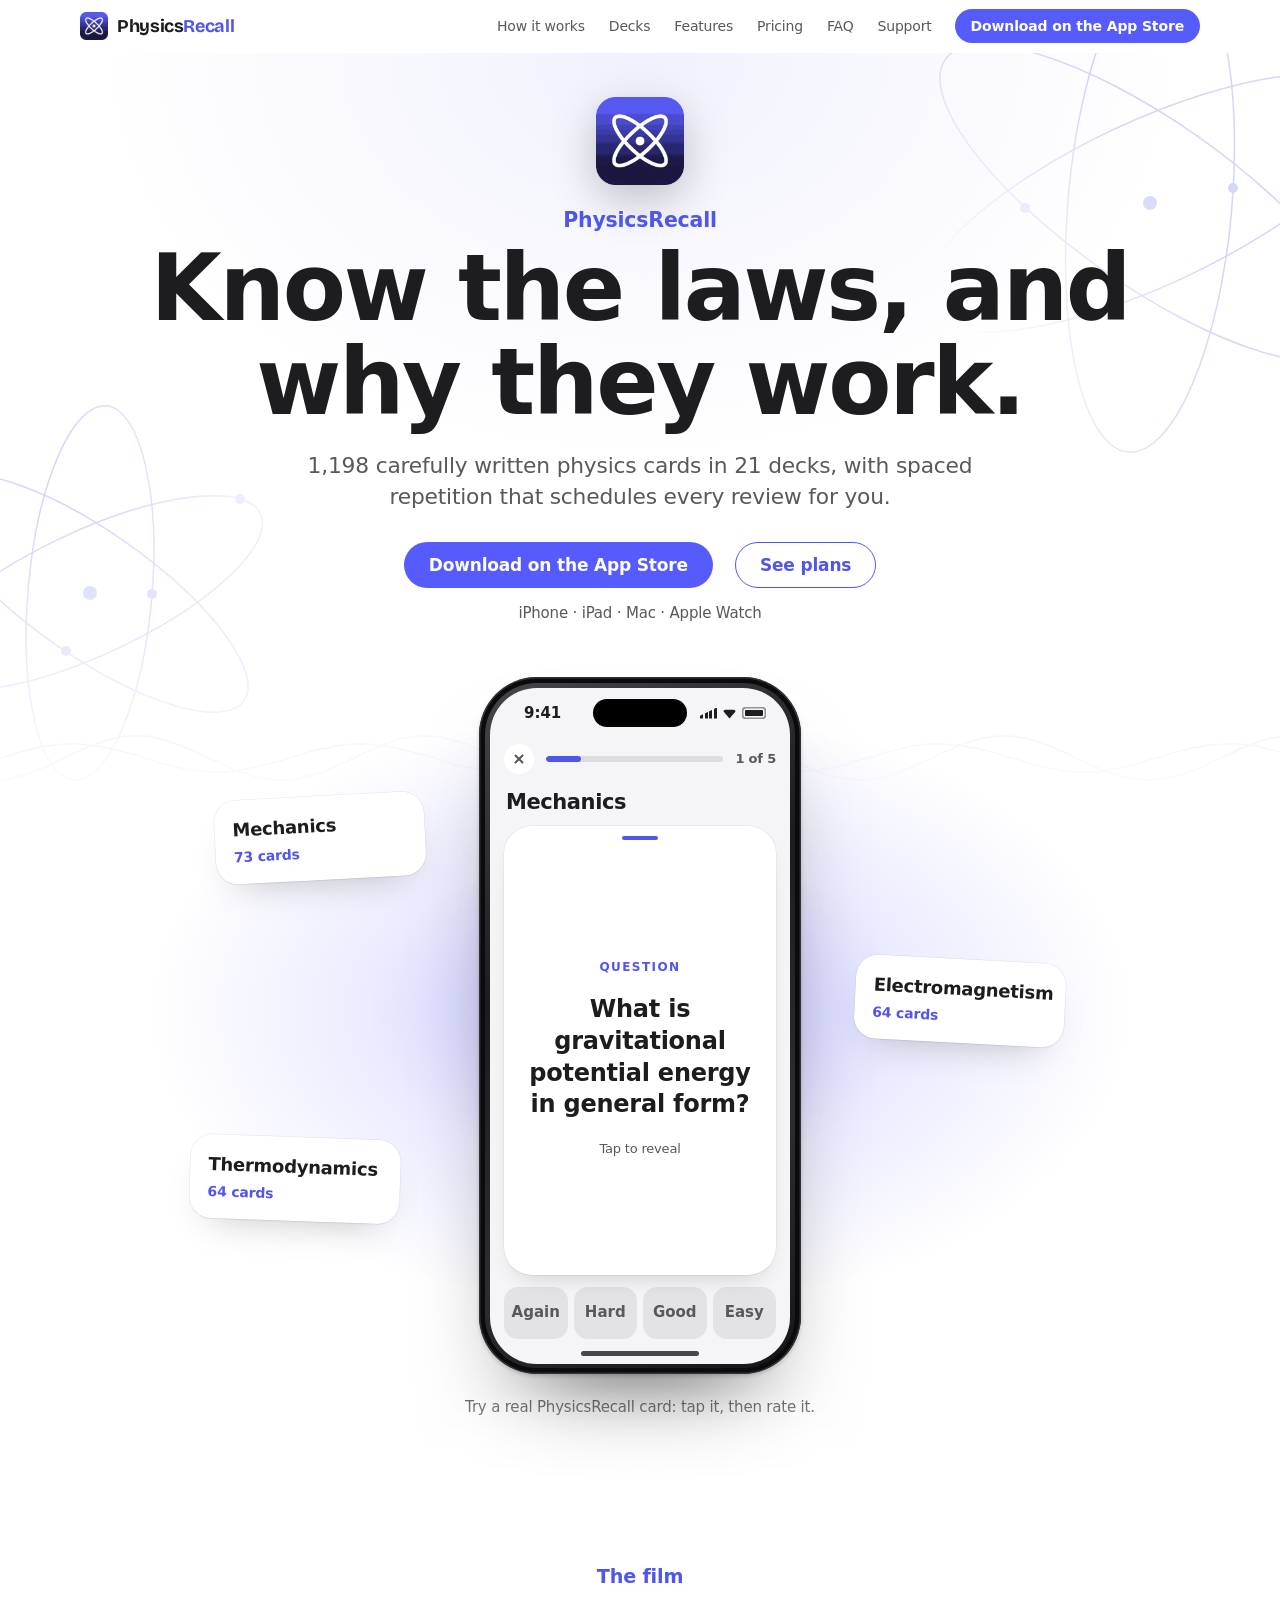
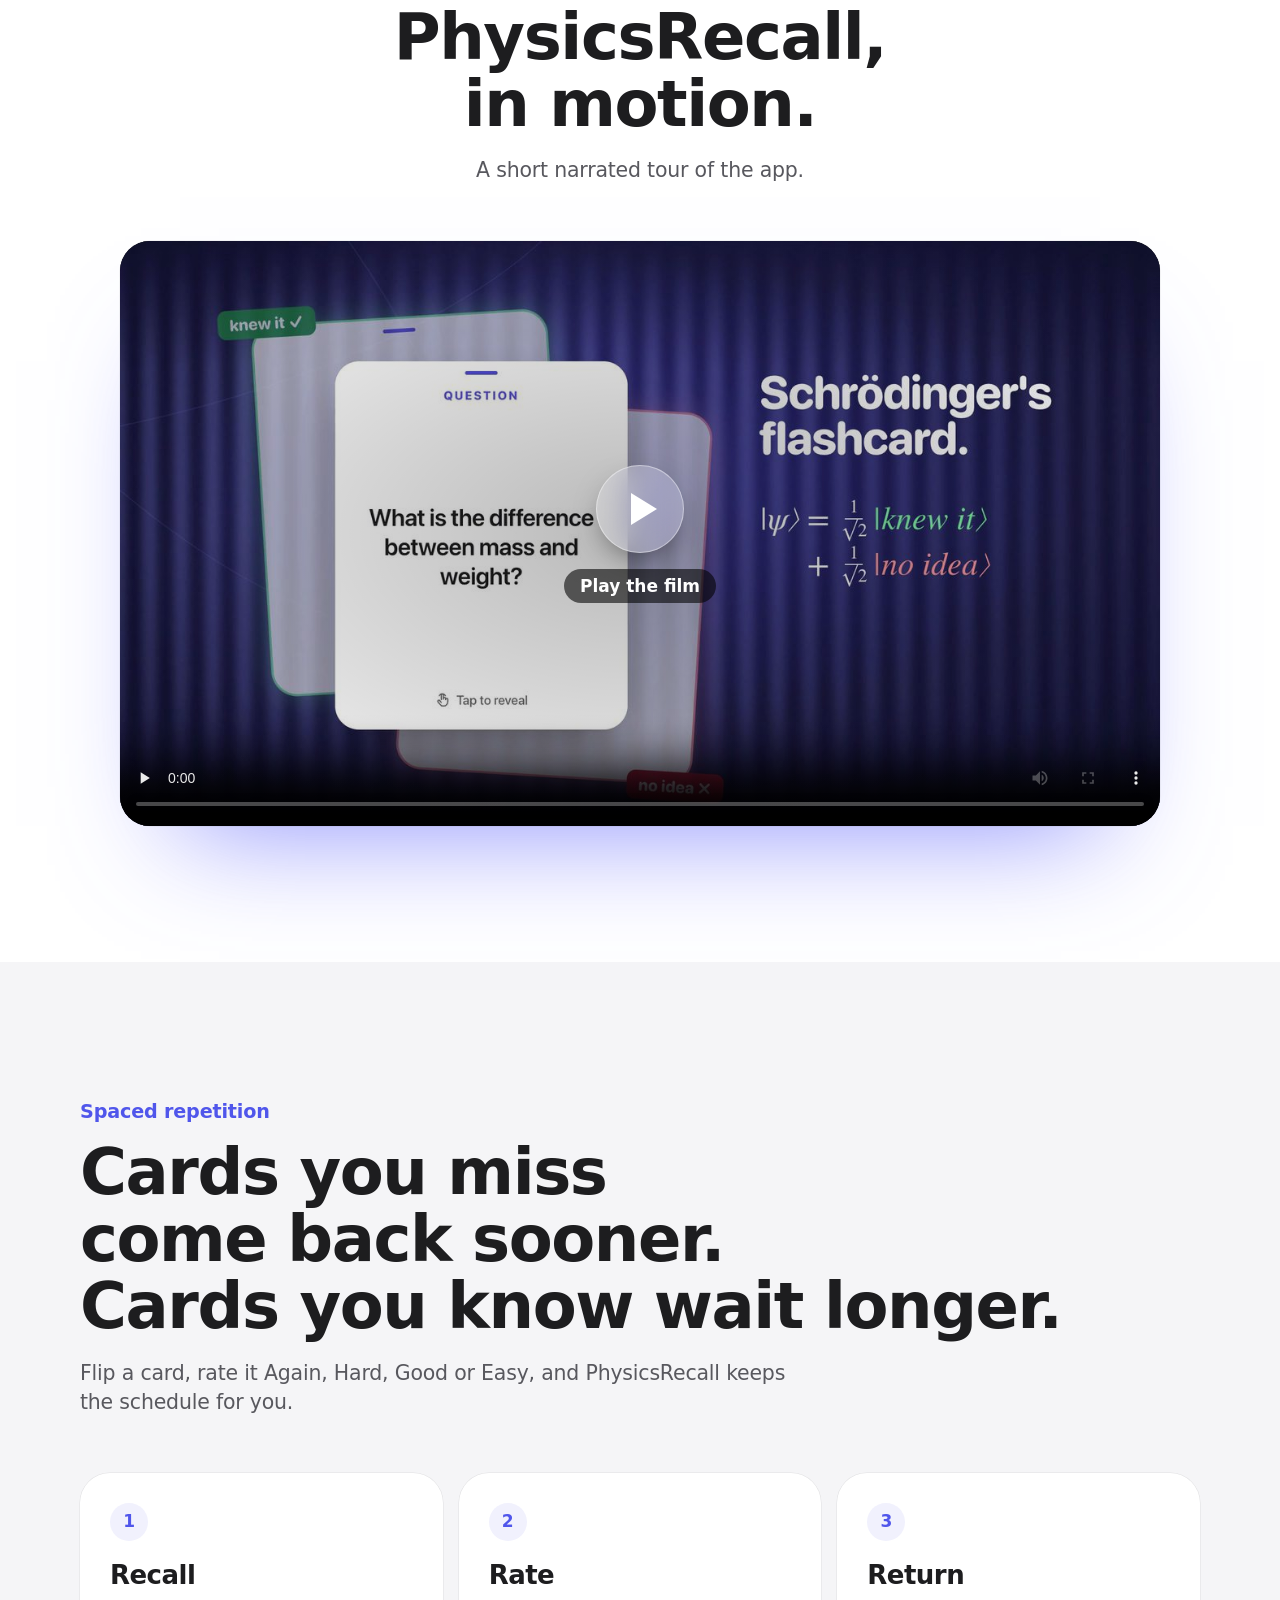
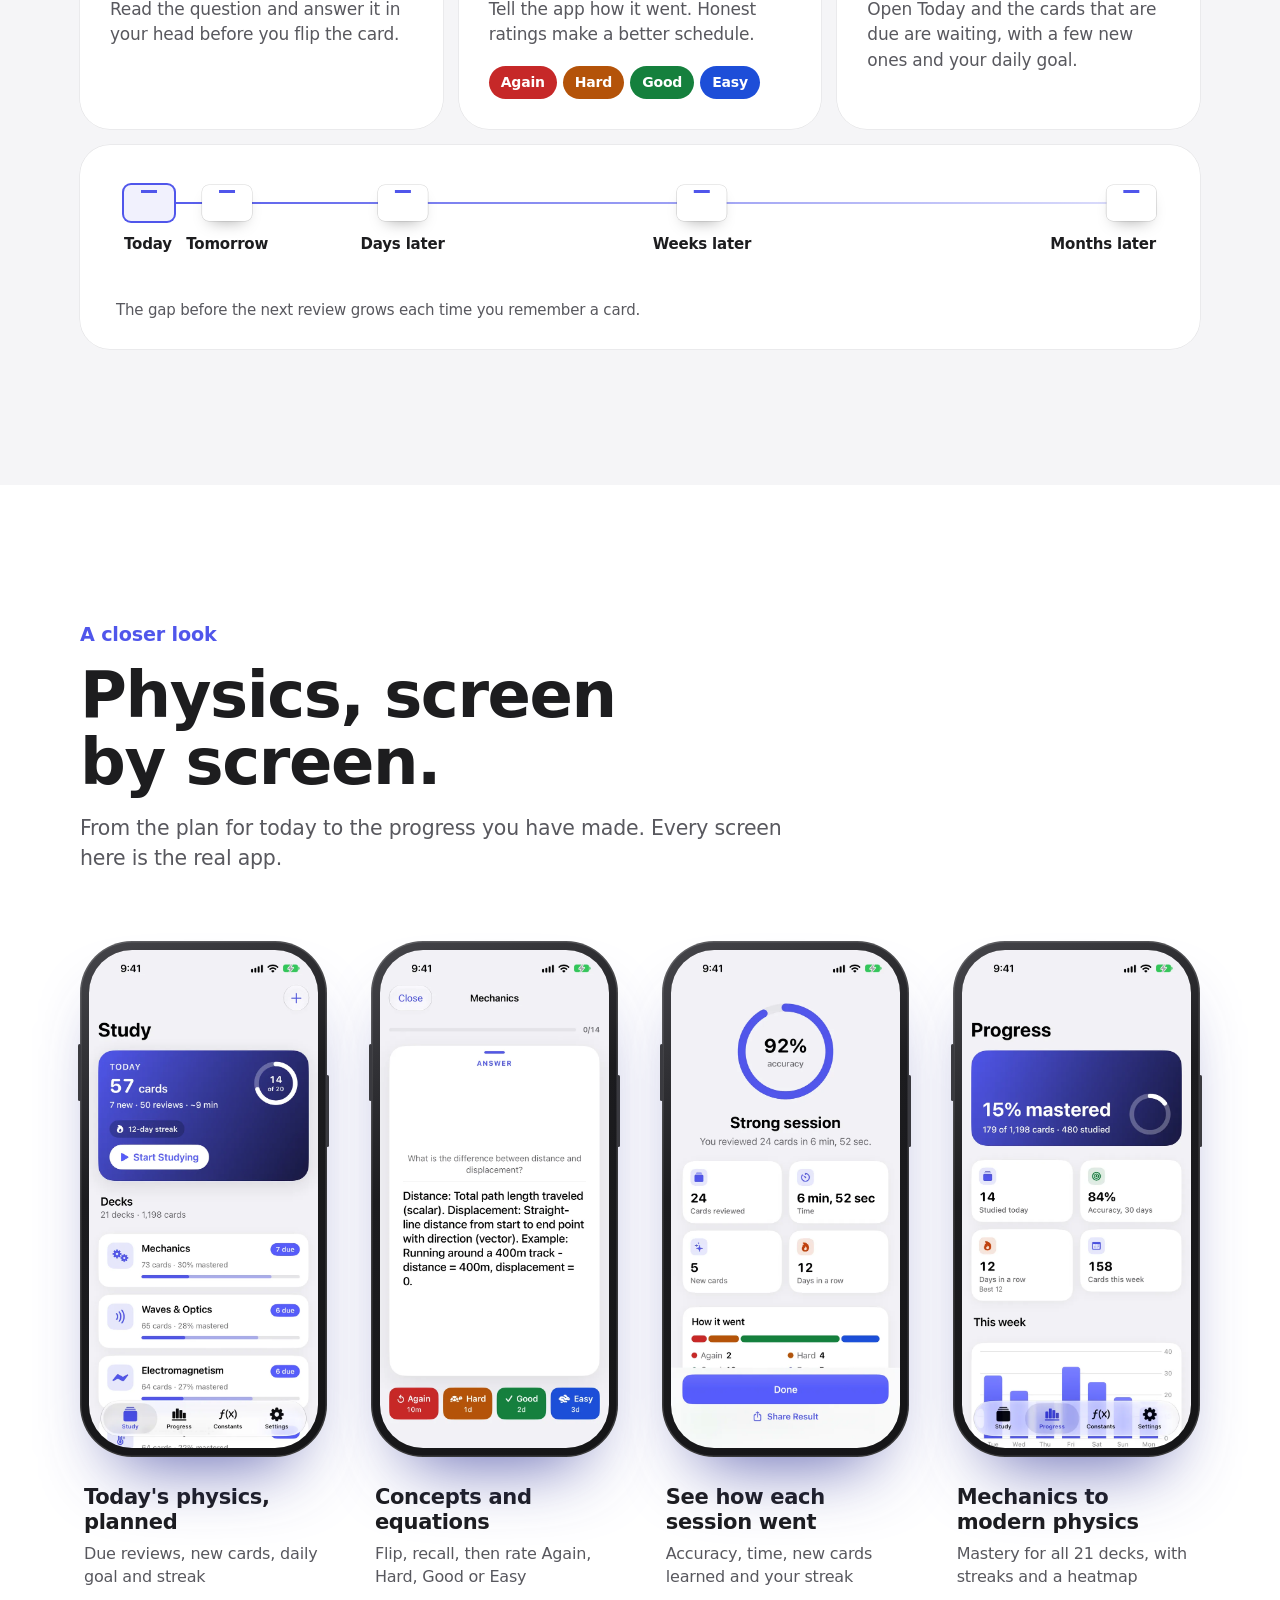
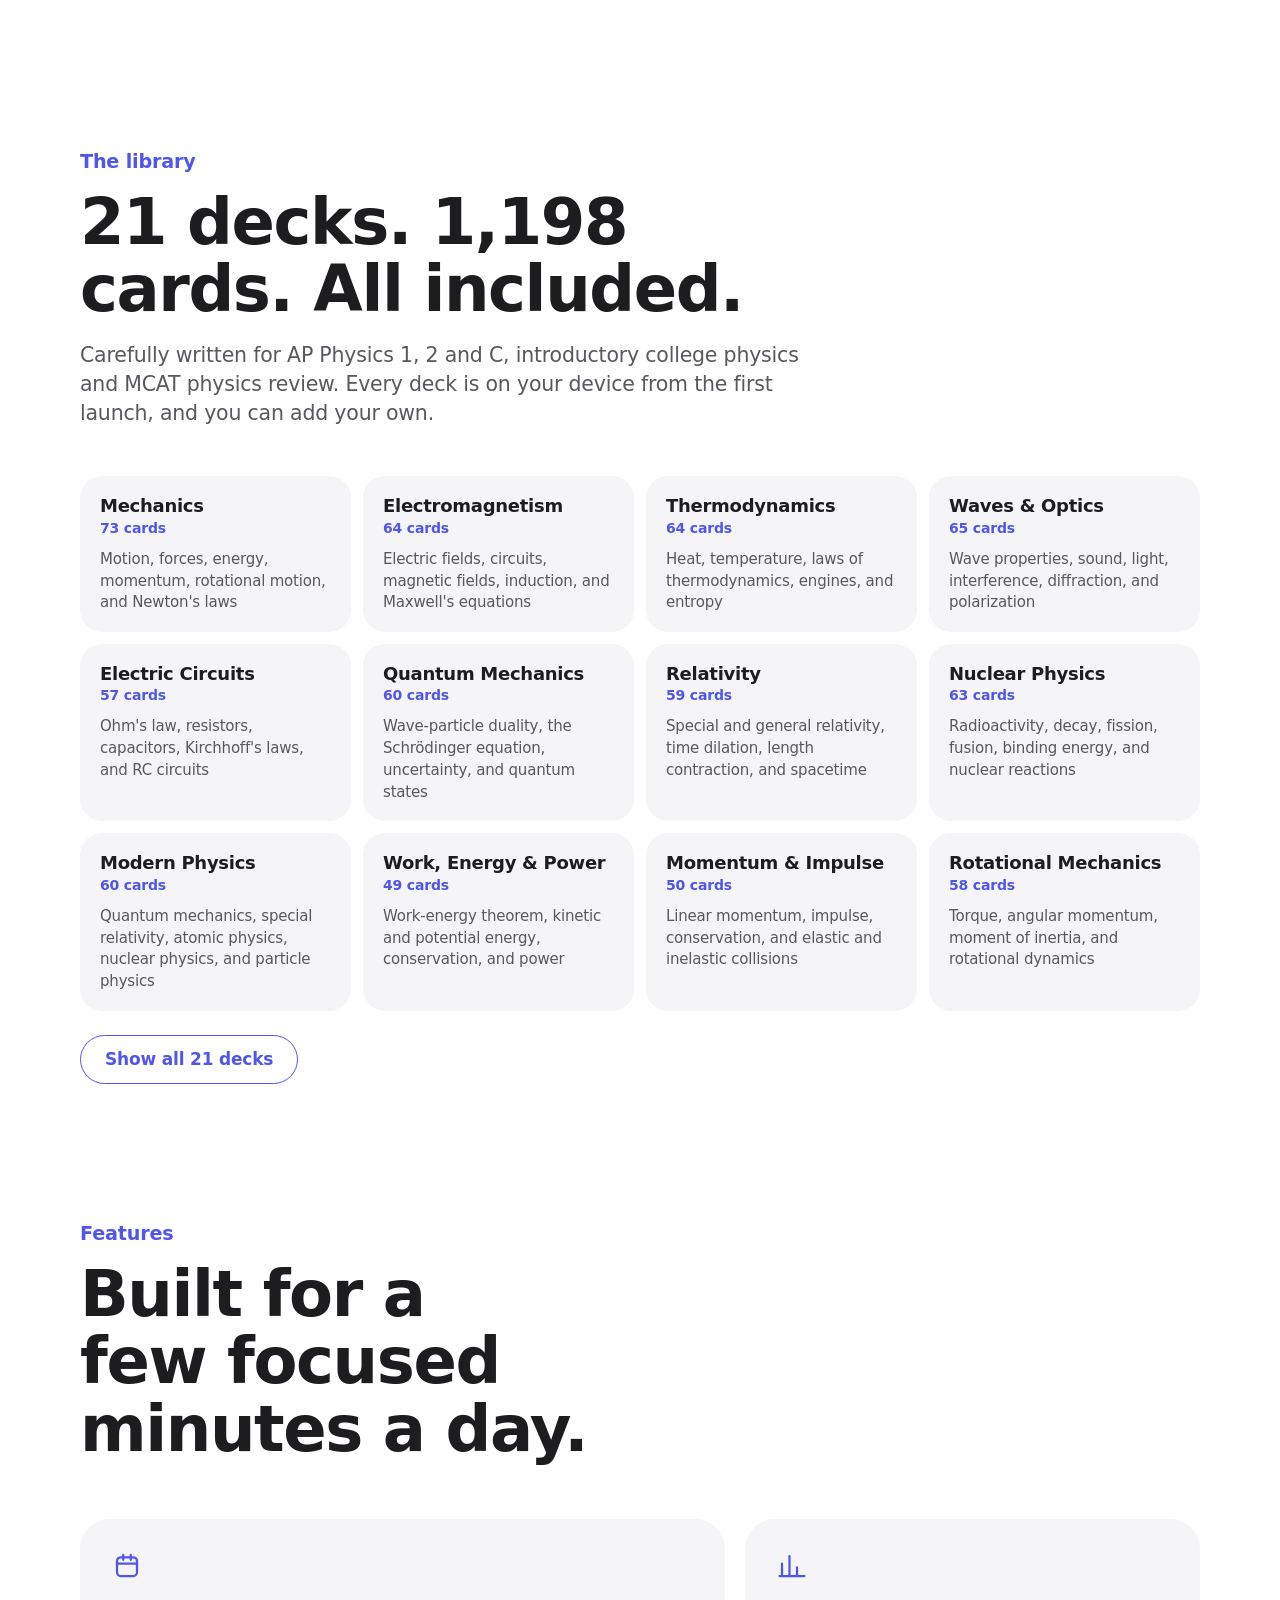
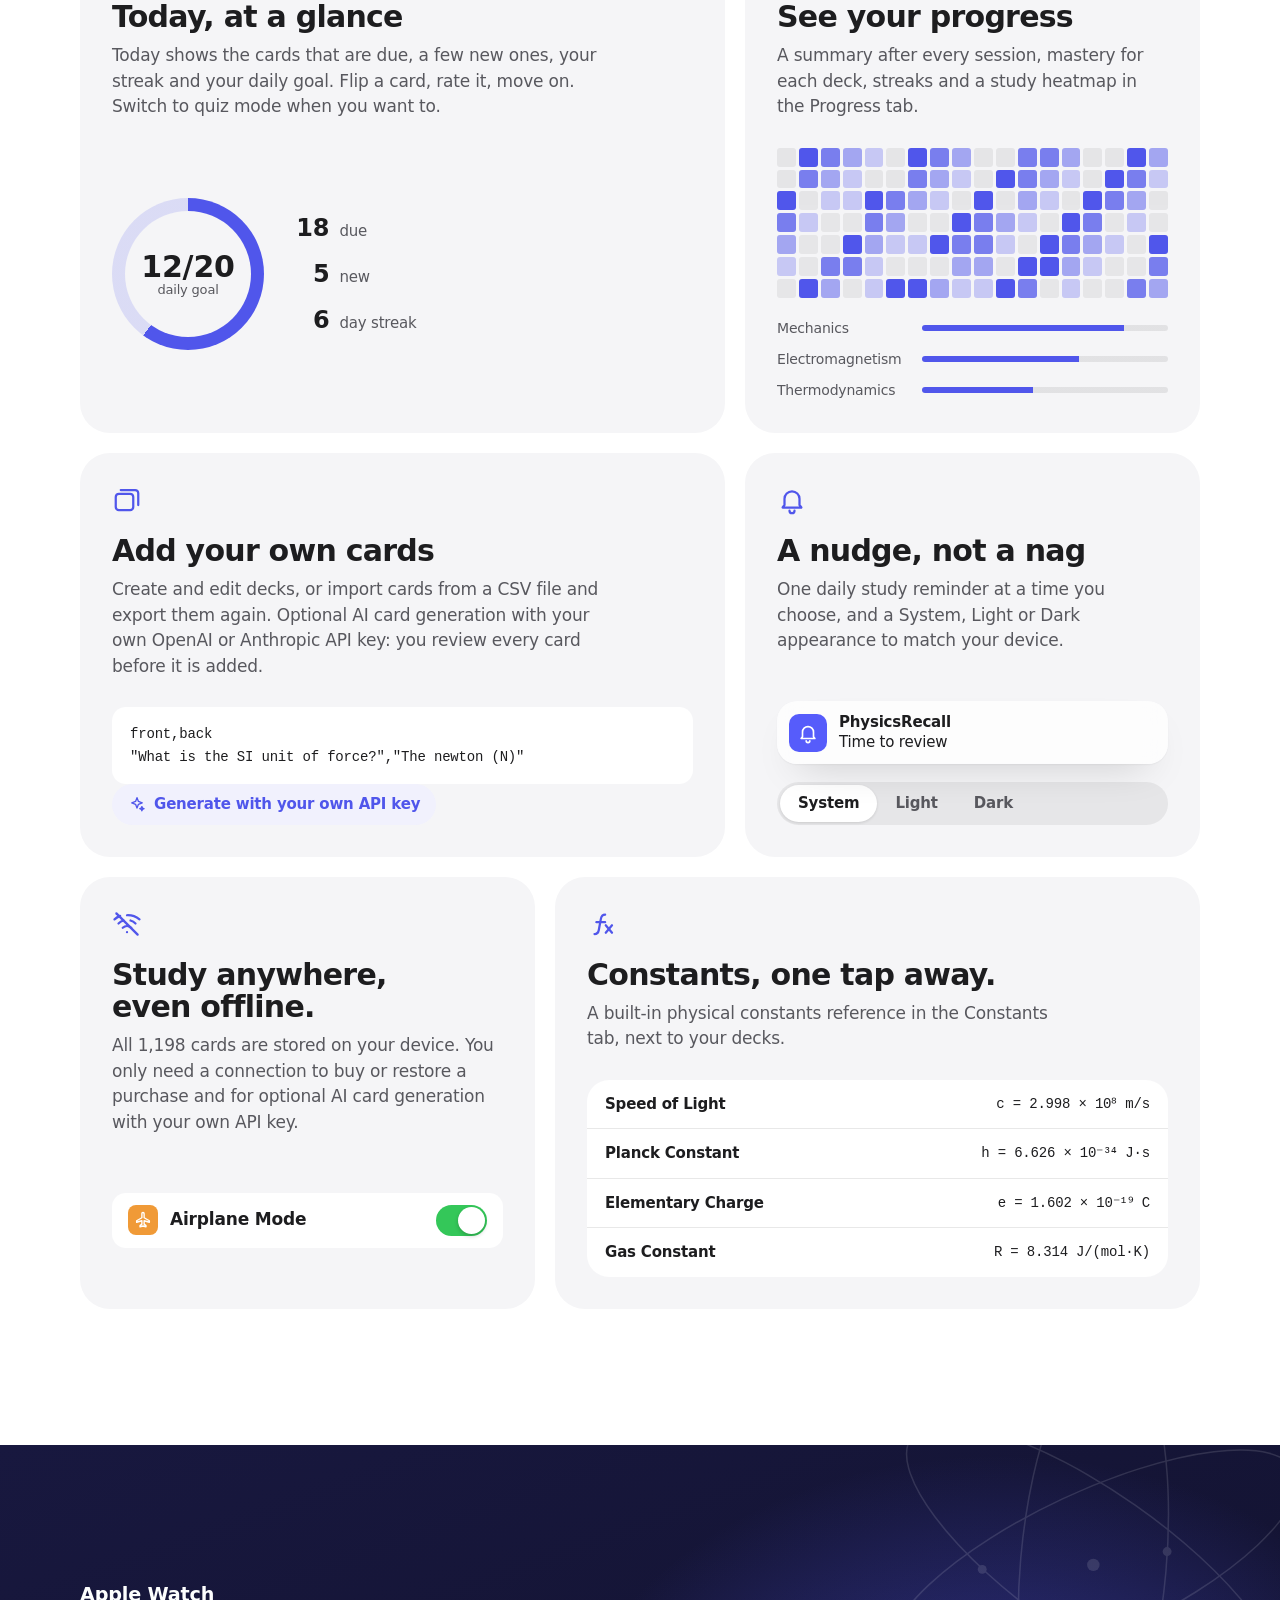
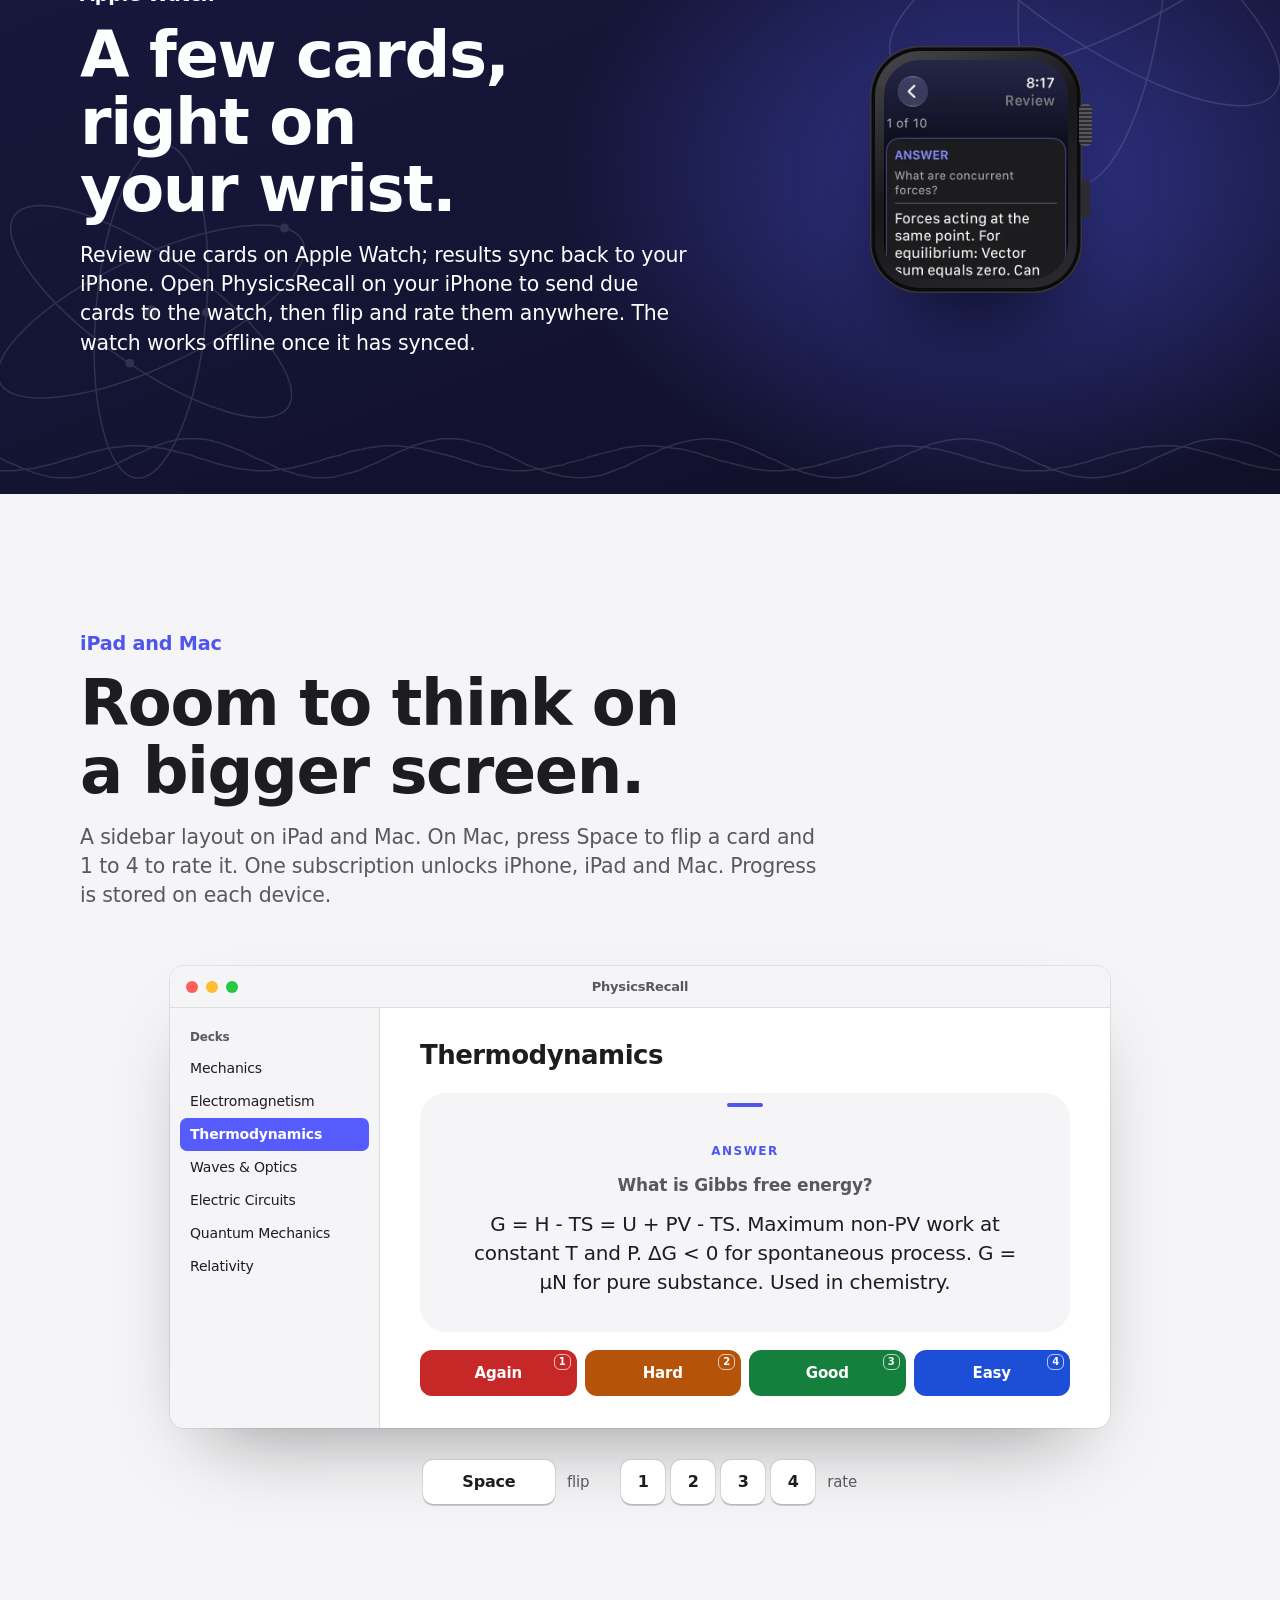
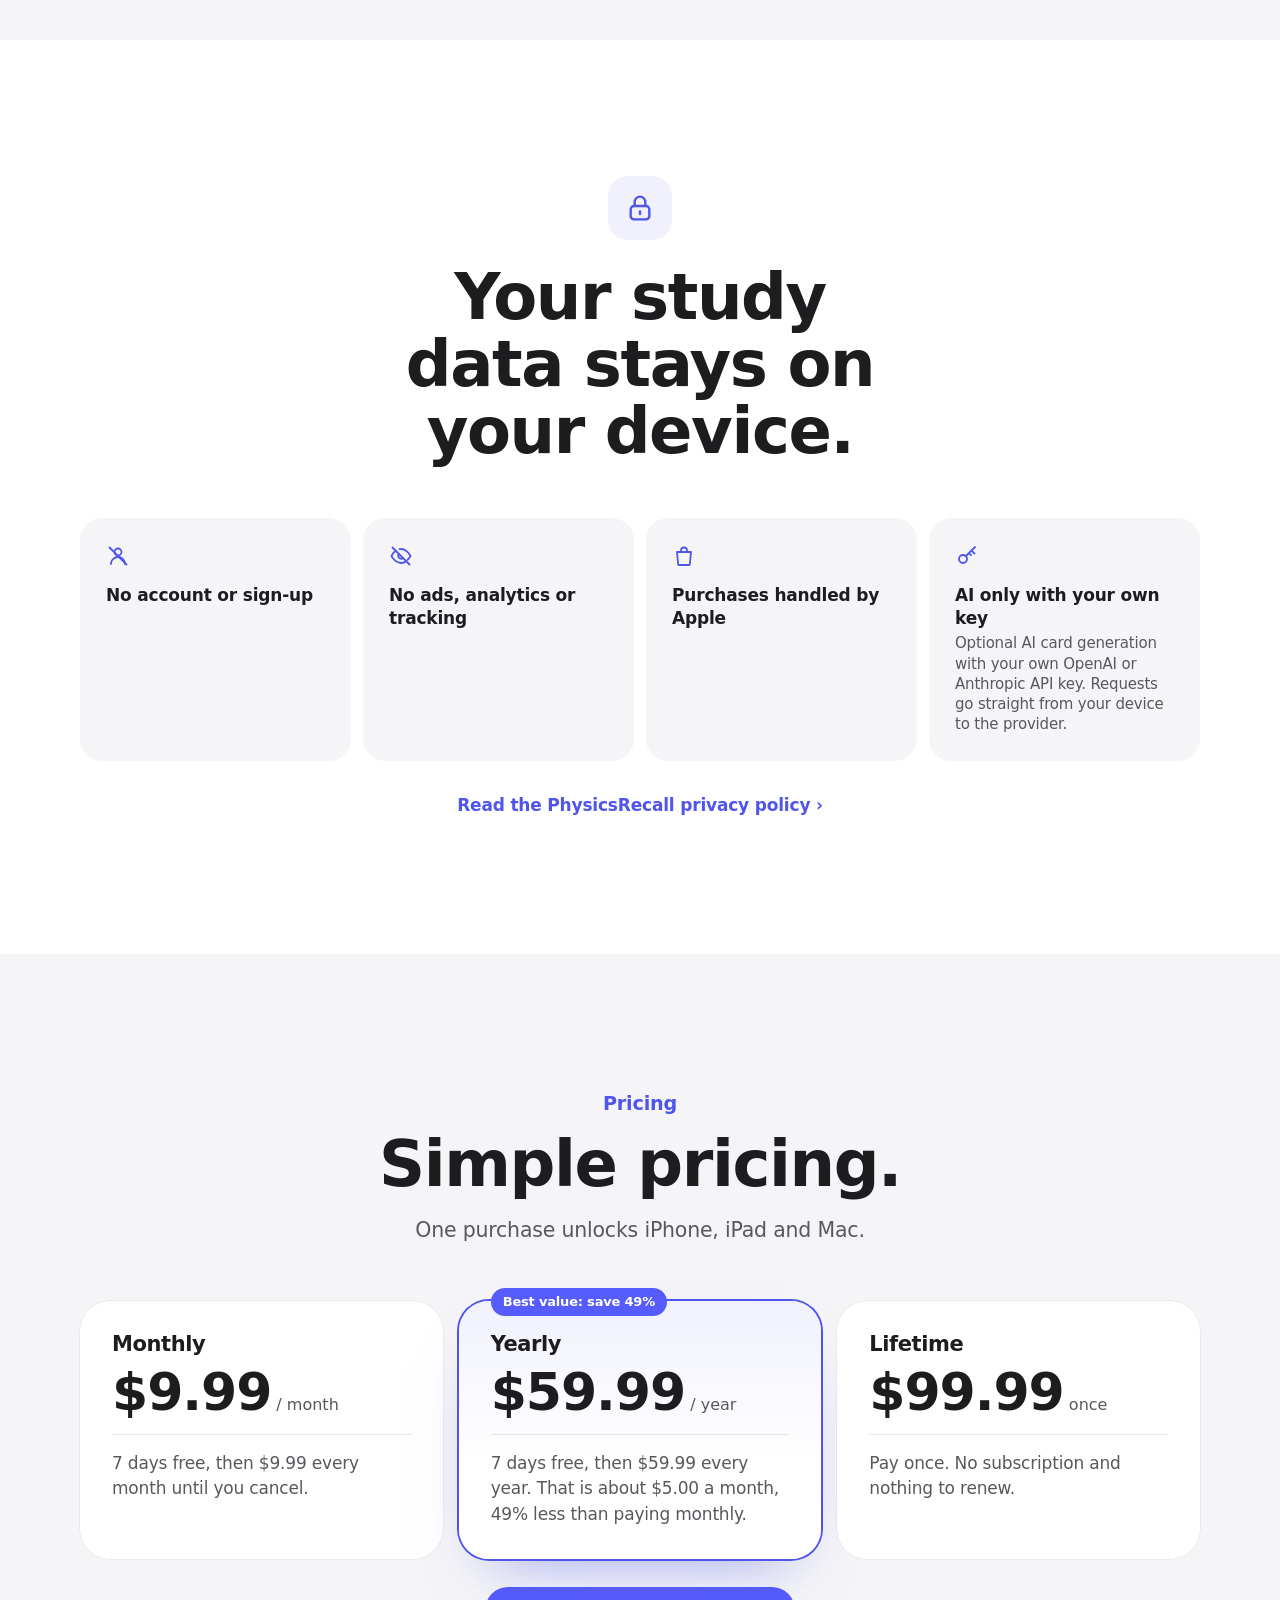
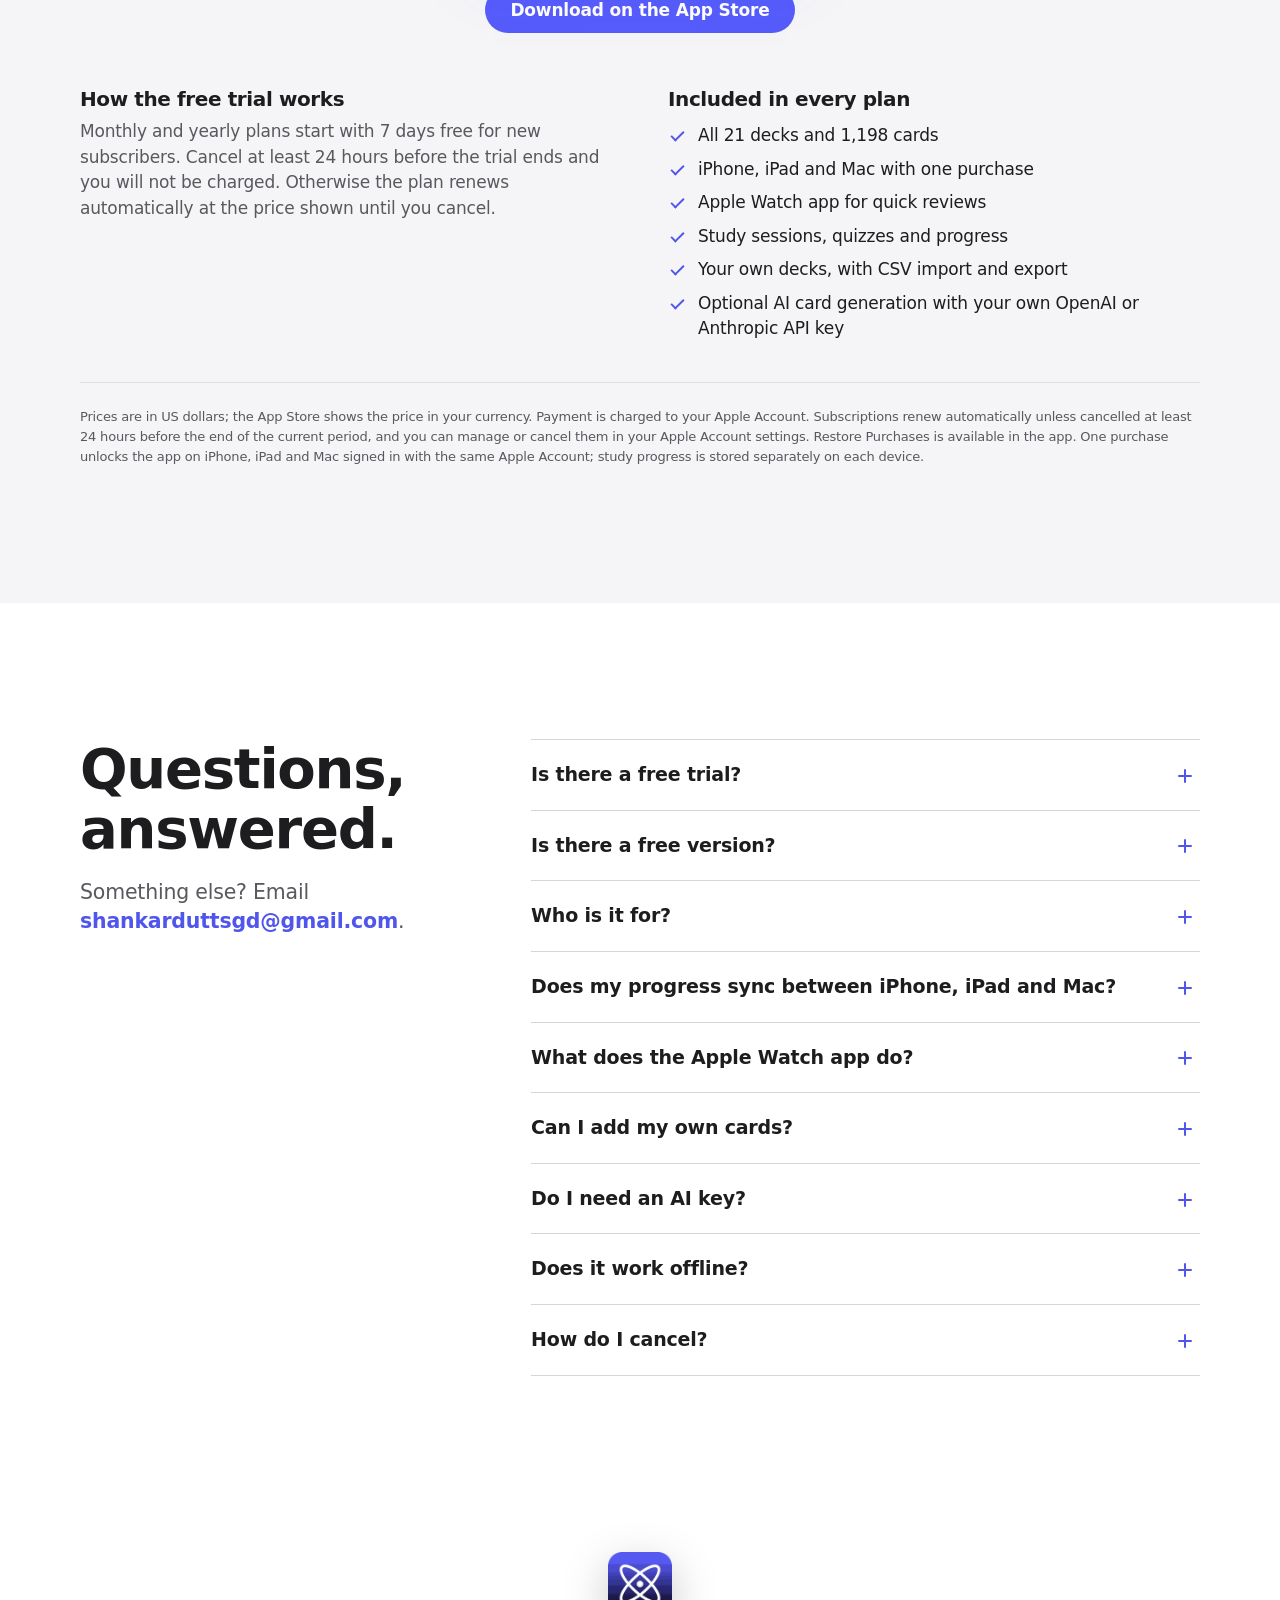
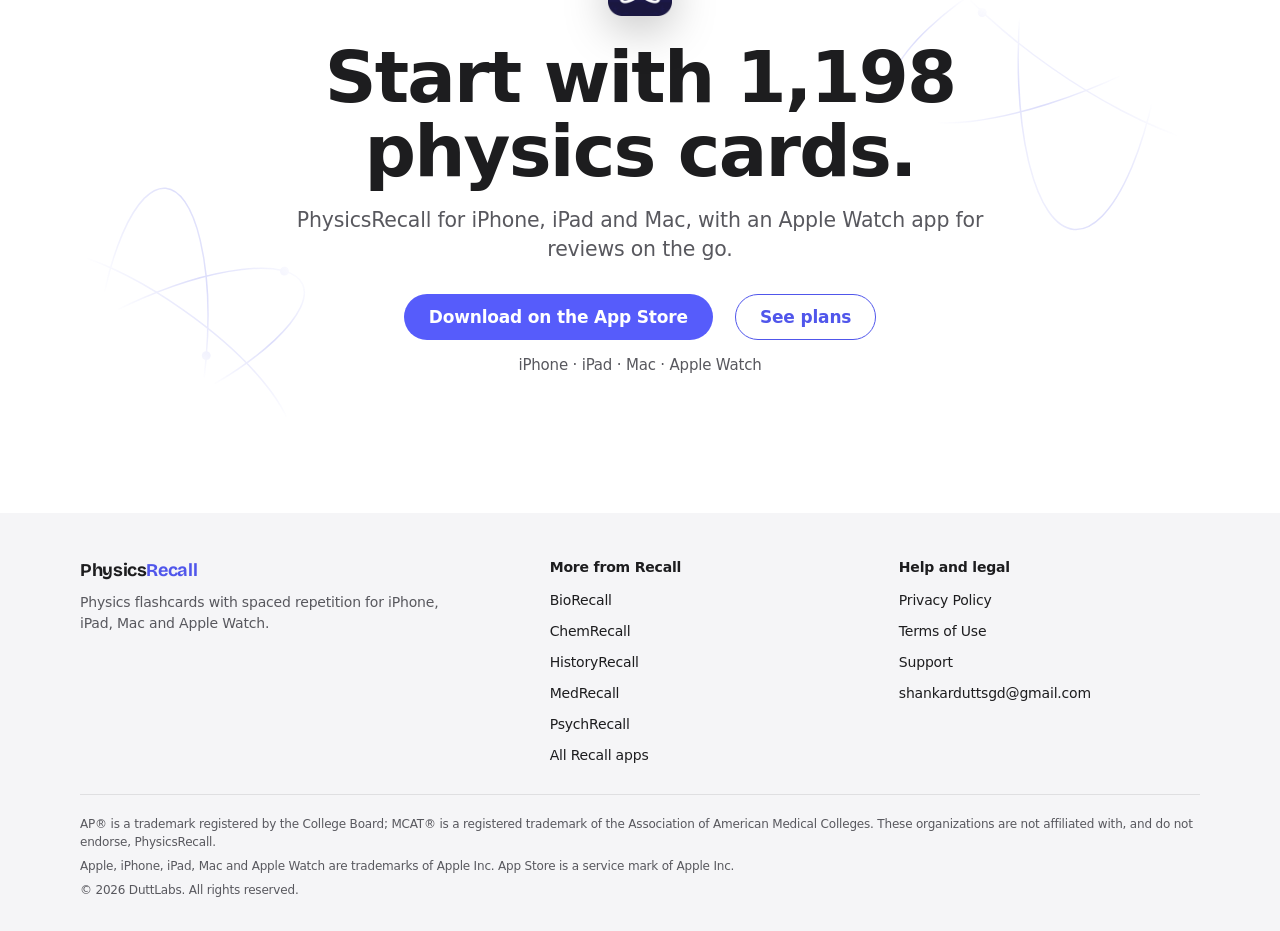
<file: index.html>
<!doctype html>
<html lang="en">
<head>
  <meta charset="utf-8">
  <meta name="viewport" content="width=device-width, initial-scale=1, viewport-fit=cover">
  <title>PhysicsRecall: Physics Flashcards with Spaced Repetition</title>
  <meta name="description" content="Physics flashcards for iPhone, iPad and Mac: 1,198 cards in 21 decks, from mechanics to quantum mechanics, with spaced repetition. 7-day free trial.">
  <link rel="canonical" href="https://physicsrecall.duttlabs.app/">
  <meta name="theme-color" content="#ffffff" media="(prefers-color-scheme: light)">
  <meta name="theme-color" content="#000000" media="(prefers-color-scheme: dark)">
  <meta name="color-scheme" content="light dark">
  <meta property="og:type" content="website">
  <meta property="og:site_name" content="PhysicsRecall">
  <meta property="og:locale" content="en_US">
  <meta property="og:title" content="PhysicsRecall: Physics Flashcards with Spaced Repetition">
  <meta property="og:description" content="Physics flashcards for iPhone, iPad and Mac: 1,198 cards in 21 decks, from mechanics to quantum mechanics, with spaced repetition. 7-day free trial.">
  <meta property="og:url" content="https://physicsrecall.duttlabs.app/">
  <meta property="og:image" content="https://physicsrecall.duttlabs.app/images/og.png">
  <meta property="og:image:width" content="1200">
  <meta property="og:image:height" content="630">
  <meta property="og:image:alt" content="PhysicsRecall: Physics flashcards with spaced repetition">
  <meta name="twitter:card" content="summary_large_image">
  <meta name="twitter:title" content="PhysicsRecall: Physics Flashcards with Spaced Repetition">
  <meta name="twitter:description" content="Physics flashcards for iPhone, iPad and Mac: 1,198 cards in 21 decks, from mechanics to quantum mechanics, with spaced repetition. 7-day free trial.">
  <meta name="twitter:image" content="https://physicsrecall.duttlabs.app/images/og.png">
  <meta name="twitter:image:alt" content="PhysicsRecall: Physics flashcards with spaced repetition">
  <link rel="icon" type="image/png" sizes="32x32" href="images/favicon-32.png">
  <link rel="apple-touch-icon" href="images/apple-touch-icon.png">
  <link rel="stylesheet" href="styles.css">
  <style>:root{--accent:#5056eb;--accent-soft:#f1f1fd;--fill:#565cfb;--on-fill:#ffffff;--hero-a:#575dfb;--hero-mid:#575dfb;--hero-b:#18183f;--deep:#101029;--grade-again:#c62828;--grade-hard:#b45309;--grade-good:#15803d;--grade-easy:#1d4ed8}@media (prefers-color-scheme:dark){:root{--accent:#8589fc;--accent-soft:#2b2b3d;--fill:#565cfb;--on-fill:#ffffff;--bg:#000000;--surface:#1c1c1e;--surface-2:#2c2c2e}}</style>
  <script>document.documentElement.classList.add("js");if(!window.matchMedia("(prefers-reduced-motion: reduce)").matches)document.documentElement.classList.add("motion");</script>
  <script type="application/ld+json">{"@context":"https://schema.org","@type":"SoftwareApplication","name":"PhysicsRecall","description":"Physics flashcards for iPhone, iPad and Mac: 1,198 cards in 21 decks, from mechanics to quantum mechanics, with spaced repetition. 7-day free trial.","url":"https://physicsrecall.duttlabs.app/","image":"https://physicsrecall.duttlabs.app/images/og.png","applicationCategory":"EducationalApplication","operatingSystem":"iOS 17 or later, iPadOS 17 or later, macOS 14 or later, watchOS 10 or later","inLanguage":"en","publisher":{"@type":"Organization","name":"DuttLabs","email":"shankarduttsgd@gmail.com"},"offers":[{"@type":"Offer","name":"Monthly subscription","price":"9.99","priceCurrency":"USD","description":"Auto-renewing monthly subscription with a 7-day free trial for new subscribers.","url":"https://physicsrecall.duttlabs.app/"},{"@type":"Offer","name":"Yearly subscription","price":"59.99","priceCurrency":"USD","description":"Auto-renewing yearly subscription with a 7-day free trial for new subscribers.","url":"https://physicsrecall.duttlabs.app/"},{"@type":"Offer","name":"Lifetime access","price":"99.99","priceCurrency":"USD","description":"One-time purchase that does not renew.","url":"https://physicsrecall.duttlabs.app/"}]}</script>
  <script type="application/ld+json">{"@context":"https://schema.org","@type":"FAQPage","mainEntity":[{"@type":"Question","name":"Is there a free trial?","acceptedAnswer":{"@type":"Answer","text":"Yes. Monthly and yearly plans start with a 7-day free trial for new subscribers. Cancel at least 24 hours before it ends and you will not be charged. Lifetime is a one-time purchase without a trial."}},{"@type":"Question","name":"Is there a free version?","acceptedAnswer":{"@type":"Answer","text":"No. PhysicsRecall is a paid app, and you choose a plan when you first open it. The free trial on monthly and yearly lets you use everything before you pay."}},{"@type":"Question","name":"Who is it for?","acceptedAnswer":{"@type":"Answer","text":"PhysicsRecall is built for AP Physics 1, 2 and C, introductory college physics and MCAT physics review. It covers Mechanics, Electromagnetism, Thermodynamics, Waves & Optics, Electric Circuits, Quantum Mechanics, Relativity and Nuclear Physics, among 21 decks in total. AP® is a trademark registered by the College Board; MCAT® is a registered trademark of the Association of American Medical Colleges. These organizations are not affiliated with, and do not endorse, PhysicsRecall."}},{"@type":"Question","name":"Does my progress sync between iPhone, iPad and Mac?","acceptedAnswer":{"@type":"Answer","text":"No. One purchase unlocks PhysicsRecall on iPhone, iPad and Mac with the same Apple Account, but study progress is stored separately on each device. The Apple Watch app is the exception: reviews you do on the watch are sent back to your iPhone."}},{"@type":"Question","name":"What does the Apple Watch app do?","acceptedAnswer":{"@type":"Answer","text":"It lets you review the cards that are due on your iPhone. Open PhysicsRecall on your iPhone to send due cards to the watch. You can then flip and rate them on your wrist, even offline, and your ratings sync back to your iPhone."}},{"@type":"Question","name":"Can I add my own cards?","acceptedAnswer":{"@type":"Answer","text":"Yes. Create your own decks and cards, or import them from a CSV file with front and back columns. You can export decks as CSV as well."}},{"@type":"Question","name":"Do I need an AI key?","acceptedAnswer":{"@type":"Answer","text":"No. AI card generation is optional. If you want it, add your own OpenAI or Anthropic API key in Settings. When you tap Generate, the app drafts cards for that deck and you review them before they are added. The provider bills any API usage to your own account."}},{"@type":"Question","name":"Does it work offline?","acceptedAnswer":{"@type":"Answer","text":"Yes. All 1,198 cards are stored on your device. You only need a connection to buy or restore a purchase and to use optional AI card generation with your own OpenAI or Anthropic API key."}},{"@type":"Question","name":"How do I cancel?","acceptedAnswer":{"@type":"Answer","text":"On iPhone or iPad, open Settings, tap your name, then Subscriptions, and choose PhysicsRecall. On Mac, open the App Store, click your name, then Account Settings, and manage Subscriptions. Apple handles billing and cancellation."}}]}</script>
</head>
<body class="page-product">
  <a class="skip-link" href="#main">Skip to main content</a>
  <header class="site-header">
    <div class="wrap header-inner">
      <a class="brand" href="index.html" aria-label="PhysicsRecall home"><img src="images/app-icon.png" alt="" width="28" height="28"><span class="wordmark">Physics<span class="hl">Recall</span></span></a>
      <nav class="nav" id="site-nav" aria-label="Primary">
        <ul>
          <li><a href="#how">How it works</a></li><li><a href="#decks">Decks</a></li><li><a href="#features">Features</a></li><li><a href="#pricing">Pricing</a></li><li><a href="#faq">FAQ</a></li><li><a href="support.html">Support</a></li>
        </ul>
      </nav>
      <a class="btn btn-primary btn-small header-cta" href="https://apps.apple.com/">Download<span class="cta-more">&nbsp;on the App Store</span></a>
      <button class="nav-toggle" type="button" aria-expanded="false" aria-controls="site-nav" aria-label="Open menu" data-nav-toggle>
        <span></span><span></span>
      </button>
    </div>
  </header>
  <main id="main">
<svg class="motif-defs" width="0" height="0" aria-hidden="true" focusable="false"><defs><g id="motif-physics"><circle class="m-dot" cx="1230" cy="150" r="7"/><ellipse cx="1230" cy="150" rx="250" ry="82" transform="rotate(-25 1230 150)"/><circle class="m-dot" cx="1017" cy="269" r="5"/><ellipse cx="1230" cy="150" rx="250" ry="82" transform="rotate(35 1230 150)"/><circle class="m-dot" cx="1105" cy="155" r="5"/><ellipse cx="1230" cy="150" rx="250" ry="82" transform="rotate(95 1230 150)"/><circle class="m-dot" cx="1313" cy="135" r="5"/><circle class="m-dot" cx="170" cy="540" r="7"/><ellipse cx="170" cy="540" rx="188" ry="62" transform="rotate(-25 170 540)"/><circle class="m-dot" cx="320" cy="446" r="5"/><ellipse cx="170" cy="540" rx="188" ry="62" transform="rotate(35 170 540)"/><circle class="m-dot" cx="146" cy="598" r="5"/><ellipse cx="170" cy="540" rx="188" ry="62" transform="rotate(95 170 540)"/><circle class="m-dot" cx="232" cy="541" r="5"/><path d="M0 705 8 709 16 712 24 716 32 719 40 722 48 724 56 726 64 727 72 727 80 727 88 726 96 724 104 722 112 719 120 716 128 713 136 709 144 705 152 701 160 698 168 694 176 691 184 688 192 686 200 684 208 683 216 683 224 683 232 684 240 686 248 688 256 691 264 694 272 697 280 701 288 705 296 708 304 712 312 716 320 719 328 721 336 724 344 725 352 727 360 727 368 727 376 726 384 724 392 722 400 720 408 717 416 713 424 710 432 706 440 702 448 698 456 695 464 691 472 689 480 686 488 685 496 683 504 683 512 683 520 684 528 686 536 688 544 690 552 693 560 697 568 700 576 704 584 708 592 712 600 715 608 718 616 721 624 723 632 725 640 726 648 727 656 727 664 726 672 725 680 723 688 720 696 717 704 714 712 710 720 706 728 702 736 699 744 695 752 692 760 689 768 687 776 685 784 684 792 683 800 683 808 684 816 685 824 687 832 690 840 693 848 696 856 700 864 704 872 707 880 711 888 715 896 718 904 721 912 723 920 725 928 726 936 727 944 727 952 726 960 725 968 723 976 720 984 717 992 714 1000 710 1008 707 1016 703 1024 699 1032 696 1040 692 1048 689 1056 687 1064 685 1072 684 1080 683 1088 683 1096 684 1104 685 1112 687 1120 689 1128 692 1136 696 1144 699 1152 703 1160 707 1168 711 1176 714 1184 718 1192 720 1200 723 1208 725 1216 726 1224 727 1232 727 1240 726 1248 725 1256 723 1264 721 1272 718 1280 715 1288 711 1296 707 1304 703 1312 700 1320 696 1328 693 1336 690 1344 687 1352 685 1360 684 1368 683 1376 683 1384 684 1392 685 1400 687 1408 689 1416 692 1424 695 1432 699 1440 703"/><path d="M0 719 8 719 16 719 24 718 32 717 40 716 48 714 56 712 64 710 72 707 80 705 88 703 96 700 104 698 112 696 120 694 128 693 136 692 144 691 152 691 160 691 168 692 176 693 184 694 192 696 200 698 208 700 216 702 224 705 232 707 240 710 248 712 256 714 264 716 272 717 280 718 288 719 296 719 304 719 312 718 320 717 328 716 336 714 344 712 352 710 360 708 368 705 376 703 384 701 392 698 400 696 408 695 416 693 424 692 432 691 440 691 448 691 456 692 464 693 472 694 480 696 488 698 496 700 504 702 512 704 520 707 528 709 536 712 544 714 552 715 560 717 568 718 576 719 584 719 592 719 600 718 608 717 616 716 624 714 632 713 640 710 648 708 656 706 664 703 672 701 680 699 688 697 696 695 704 693 712 692 720 691 728 691 736 691 744 692 752 693 760 694 768 695 776 697 784 699 792 702 800 704 808 707 816 709 824 711 832 713 840 715 848 717 856 718 864 719 872 719 880 719 888 718 896 718 904 716 912 715 920 713 928 711 936 708 944 706 952 704 960 701 968 699 976 697 984 695 992 693 1000 692 1008 691 1016 691 1024 691 1032 692 1040 692 1048 694 1056 695 1064 697 1072 699 1080 701 1088 704 1096 706 1104 709 1112 711 1120 713 1128 715 1136 716 1144 718 1152 719 1160 719 1168 719 1176 719 1184 718 1192 716 1200 715 1208 713 1216 711 1224 709 1232 706 1240 704 1248 701 1256 699 1264 697 1272 695 1280 694 1288 692 1296 692 1304 691 1312 691 1320 691 1328 692 1336 693 1344 695 1352 697 1360 699 1368 701 1376 704 1384 706 1392 708 1400 711 1408 713 1416 715 1424 716 1432 718 1440 718"/></g></defs></svg>
    <section class="hero" aria-labelledby="hero-title">
      <svg class="motif hero-motif" viewBox="0 0 1440 760" preserveAspectRatio="xMidYMid slice" aria-hidden="true" focusable="false"><use href="#motif-physics"/></svg>
      <div class="wrap hero-head">
        <img class="hero-icon" src="images/app-icon.png" alt="" width="88" height="88" decoding="async">
        <p class="hero-name">PhysicsRecall</p>
        <h1 id="hero-title">Know the laws, and why they work.</h1>
        <p class="hero-sub">1,198 carefully written physics cards in 21 decks, with spaced repetition that schedules every review for you.</p>
        <div class="hero-actions"><a class="btn btn-primary" href="https://apps.apple.com/">Download on the App Store</a><a class="btn btn-ghost" href="#pricing">See plans</a></div>
        <p class="platforms">iPhone · iPad · Mac · Apple Watch</p>
      </div>
      <div class="hero-stage">
        <div class="stage-inner">
          <div class="demo" role="group" aria-labelledby="demo-cards-title" data-demo="demo-cards">
            <div class="phone">
              <div class="phone-screen">
                <div class="phone-status" aria-hidden="true"><span>9:41</span><span class="island"></span><span class="status-icons"><i></i><i></i><i></i></span></div>
                <div class="session-bar">
                  <span class="session-close" aria-hidden="true"></span>
                  <span class="session-track" aria-hidden="true"><span class="session-fill" data-progress style="width:20%"></span></span>
                  <span class="session-count" data-count>1 of 5</span>
                </div>
                <p class="session-deck" data-deck>Mechanics</p>
                <button class="flip" type="button" aria-label="Flip card" aria-describedby="demo-cards-q" data-flip>
                  <span class="flip-face flip-front" data-face-front>
                    <span class="flip-label">Question</span>
                    <span class="flip-text" id="demo-cards-q" data-front>What is gravitational potential energy in general form?</span>
                    <span class="flip-hint">Tap to reveal</span>
                  </span>
                  <span class="flip-face flip-back" data-face-back aria-hidden="true">
                    <span class="flip-label">Answer</span>
                    <span class="flip-text flip-answer" id="demo-cards-a" data-back>U = -GMm/r. Zero at infinity. Negative because bound system. Change in PE: ΔU = GMm(1/r₁ - 1/r₂). For small heights: ΔU ≈ mgh.</span>
                  </span>
                </button>
                <div class="grades" role="group" aria-label="How well did you know it?" data-grades><button type="button" class="grade grade-again" data-grade="0" disabled><span>Again</span></button><button type="button" class="grade grade-hard" data-grade="1" disabled><span>Hard</span></button><button type="button" class="grade grade-good" data-grade="2" disabled><span>Good</span></button><button type="button" class="grade grade-easy" data-grade="3" disabled><span>Easy</span></button></div>
                <span class="home-indicator" aria-hidden="true"></span>
              </div>
            </div>
            <p class="demo-caption" id="demo-cards-title">Try a real PhysicsRecall card: tap it, then rate it.</p>
            <p class="visually-hidden" aria-live="polite" data-live></p>
            <script type="application/json" id="demo-cards">[{"deck":"Mechanics","front":"What is gravitational potential energy in general form?","back":"U = -GMm/r. Zero at infinity. Negative because bound system. Change in PE: ΔU = GMm(1/r₁ - 1/r₂). For small heights: ΔU ≈ mgh."},{"deck":"Electromagnetism","front":"What is the energy stored in an inductor?","back":"U = ½LI². Stored in magnetic field. Energy density: u = B²/(2μ₀). Released when current decreases. Can cause voltage spikes."},{"deck":"Thermodynamics","front":"What is Gibbs free energy?","back":"G = H - TS = U + PV - TS. Maximum non-PV work at constant T and P. ΔG < 0 for spontaneous process. G = μN for pure substance. Used in chemistry."},{"deck":"Waves & Optics","front":"What is wave intensity?","back":"Power per unit area. I = P/A. Proportional to amplitude squared: I ∝ A². For point source: I = P/(4πr²), decreases as 1/r². Units: W/m²."},{"deck":"Electric Circuits","front":"What is admittance?","back":"Y = 1/Z = G + jB. G: Conductance. B: Susceptance. Units: Siemens (S). Parallel circuits easier with admittance."}]</script>
          </div>
          <ul class="stage-chips" aria-hidden="true"><li class="deck"><b>Mechanics</b><span>73 cards</span></li><li class="deck"><b>Electromagnetism</b><span>64 cards</span></li><li class="deck"><b>Thermodynamics</b><span>64 cards</span></li></ul>
        </div>
      </div>
    </section>
    <section id="film" class="section film" aria-labelledby="film-title">
      <div class="wrap">
        <div class="section-head center reveal"><p class="eyebrow">The film</p><h2 id="film-title">PhysicsRecall, in motion.</h2><p class="lead">A short narrated tour of the app.</p></div>
        <figure class="film-frame has-vertical reveal" data-film>
          <video controls playsinline preload="none" poster="media/film.jpg" data-poster-vertical="media/film-vertical.jpg" aria-label="PhysicsRecall film: a short narrated tour of the app"><source src="media/film-vertical.mp4" type="video/mp4" media="(max-width: 599px) and (orientation: portrait)"><source src="media/film.mp4" type="video/mp4"><track kind="captions" src="media/film.vtt" srclang="en" label="English" default><p>Your browser cannot play this video. <a href="media/film.mp4">Download the PhysicsRecall film</a>.</p></video>
          <button class="film-play" type="button" data-film-play><span class="play-glyph" aria-hidden="true"></span><span class="film-play-text">Play the film</span></button>
        </figure>
      </div>
    </section>
    <section id="how" class="section band how" aria-labelledby="how-title">
      <div class="wrap">
        <div class="section-head reveal"><p class="eyebrow">Spaced repetition</p><h2 id="how-title"><span class="h-line">Cards you miss come back sooner.</span> <span class="h-line">Cards you know wait longer.</span></h2><p class="lead">Flip a card, rate it Again, Hard, Good or Easy, and PhysicsRecall keeps the schedule for you.</p></div>
        <ol class="steps">
          <li class="step reveal"><h3>Recall</h3><p>Read the question and answer it in your head before you flip the card.</p></li>
          <li class="step reveal"><h3>Rate</h3><p>Tell the app how it went. Honest ratings make a better schedule.</p><div class="pills" aria-hidden="true"><span class="pill pill-again">Again</span><span class="pill pill-hard">Hard</span><span class="pill pill-good">Good</span><span class="pill pill-easy">Easy</span></div></li>
          <li class="step reveal"><h3>Return</h3><p>Open Today and the cards that are due are waiting, with a few new ones and your daily goal.</p></li>
        </ol>
        <figure class="spacing reveal">
          <ol class="spacing-track" aria-hidden="true"><li style="--at:0%;--i:0"><span class="spacing-card"></span><span class="spacing-label">Today</span></li><li style="--at:10%;--i:1"><span class="spacing-card"></span><span class="spacing-label">Tomorrow</span></li><li style="--at:27%;--i:2"><span class="spacing-card"></span><span class="spacing-label">Days later</span></li><li style="--at:56%;--i:3"><span class="spacing-card"></span><span class="spacing-label">Weeks later</span></li><li style="--at:100%;--i:4"><span class="spacing-card"></span><span class="spacing-label">Months later</span></li></ol>
          <figcaption>The gap before the next review grows each time you remember a card.</figcaption>
        </figure>
      </div>
    </section>
    <section id="tour" class="section tour" aria-labelledby="tour-title">
      <div class="wrap"><div class="section-head reveal"><p class="eyebrow">A closer look</p><h2 id="tour-title">Physics, screen by screen.</h2><p class="lead">From the plan for today to the progress you have made. Every screen here is the real app.</p></div></div>
      <div class="rail" data-rail tabindex="0" role="region" aria-label="PhysicsRecall screenshots">
        <ol class="rail-list"><li class="tour-item"><figure><div class="device device-phone"><div class="device-screen"><picture><source srcset="images/screen-today.webp" type="image/webp"><img src="images/screen-today.png" width="720" height="1565" alt="PhysicsRecall Today screen with the cards due, new cards, the study streak and progress toward the daily goal" loading="lazy" decoding="async"></picture></div></div><figcaption><b>Today&#x27;s physics, planned</b><span>Due reviews, new cards, daily goal and streak</span></figcaption></figure></li><li class="tour-item"><figure><div class="device device-phone"><div class="device-screen"><picture><source srcset="images/screen-study.webp" type="image/webp"><img src="images/screen-study.png" width="720" height="1565" alt="A physics card in a PhysicsRecall study session with the answer showing and the Again, Hard, Good and Easy buttons" loading="lazy" decoding="async"></picture></div></div><figcaption><b>Concepts and equations</b><span>Flip, recall, then rate Again, Hard, Good or Easy</span></figcaption></figure></li><li class="tour-item"><figure><div class="device device-phone"><div class="device-screen"><picture><source srcset="images/screen-summary.webp" type="image/webp"><img src="images/screen-summary.png" width="720" height="1565" alt="PhysicsRecall session summary at the end of a study session" loading="lazy" decoding="async"></picture></div></div><figcaption><b>See how each session went</b><span>Accuracy, time, new cards learned and your streak</span></figcaption></figure></li><li class="tour-item"><figure><div class="device device-phone"><div class="device-screen"><picture><source srcset="images/screen-progress.webp" type="image/webp"><img src="images/screen-progress.png" width="720" height="1565" alt="PhysicsRecall Progress tab with study activity and mastery for each deck" loading="lazy" decoding="async"></picture></div></div><figcaption><b>Mechanics to modern physics</b><span>Mastery for all 21 decks, with streaks and a heatmap</span></figcaption></figure></li></ol>
      </div>
      <div class="wrap rail-nav" data-rail-nav>
        <button class="rail-btn rail-prev" type="button" data-rail-prev aria-label="Previous screen"><svg viewBox="0 0 24 24" width="24" height="24" aria-hidden="true" focusable="false"><path d="M9 5l7 7-7 7" fill="none" stroke="currentColor" stroke-width="2.2" stroke-linecap="round" stroke-linejoin="round"/></svg></button>
        <button class="rail-btn" type="button" data-rail-next aria-label="Next screen"><svg viewBox="0 0 24 24" width="24" height="24" aria-hidden="true" focusable="false"><path d="M9 5l7 7-7 7" fill="none" stroke="currentColor" stroke-width="2.2" stroke-linecap="round" stroke-linejoin="round"/></svg></button>
      </div>
    </section>
    <section id="decks" class="section decks" aria-labelledby="decks-title">
      <div class="wrap">
        <div class="section-head reveal"><p class="eyebrow">The library</p><h2 id="decks-title">21 decks. 1,198 cards. All included.</h2><p class="lead">Carefully written for AP Physics 1, 2 and C, introductory college physics and MCAT physics review. Every deck is on your device from the first launch, and you can add your own.</p></div>
        
        <ul class="deck-grid"><li class="deck"><div class="deck-head"><h3>Mechanics</h3><p class="deck-count">73 cards</p></div><p class="deck-desc">Motion, forces, energy, momentum, rotational motion, and Newton&#x27;s laws</p></li><li class="deck"><div class="deck-head"><h3>Electromagnetism</h3><p class="deck-count">64 cards</p></div><p class="deck-desc">Electric fields, circuits, magnetic fields, induction, and Maxwell&#x27;s equations</p></li><li class="deck"><div class="deck-head"><h3>Thermodynamics</h3><p class="deck-count">64 cards</p></div><p class="deck-desc">Heat, temperature, laws of thermodynamics, engines, and entropy</p></li><li class="deck"><div class="deck-head"><h3>Waves &amp; Optics</h3><p class="deck-count">65 cards</p></div><p class="deck-desc">Wave properties, sound, light, interference, diffraction, and polarization</p></li><li class="deck"><div class="deck-head"><h3>Electric Circuits</h3><p class="deck-count">57 cards</p></div><p class="deck-desc">Ohm&#x27;s law, resistors, capacitors, Kirchhoff&#x27;s laws, and RC circuits</p></li><li class="deck"><div class="deck-head"><h3>Quantum Mechanics</h3><p class="deck-count">60 cards</p></div><p class="deck-desc">Wave-particle duality, the Schrödinger equation, uncertainty, and quantum states</p></li><li class="deck"><div class="deck-head"><h3>Relativity</h3><p class="deck-count">59 cards</p></div><p class="deck-desc">Special and general relativity, time dilation, length contraction, and spacetime</p></li><li class="deck"><div class="deck-head"><h3>Nuclear Physics</h3><p class="deck-count">63 cards</p></div><p class="deck-desc">Radioactivity, decay, fission, fusion, binding energy, and nuclear reactions</p></li><li class="deck"><div class="deck-head"><h3>Modern Physics</h3><p class="deck-count">60 cards</p></div><p class="deck-desc">Quantum mechanics, special relativity, atomic physics, nuclear physics, and particle physics</p></li><li class="deck"><div class="deck-head"><h3>Work, Energy &amp; Power</h3><p class="deck-count">49 cards</p></div><p class="deck-desc">Work-energy theorem, kinetic and potential energy, conservation, and power</p></li><li class="deck"><div class="deck-head"><h3>Momentum &amp; Impulse</h3><p class="deck-count">50 cards</p></div><p class="deck-desc">Linear momentum, impulse, conservation, and elastic and inelastic collisions</p></li><li class="deck"><div class="deck-head"><h3>Rotational Mechanics</h3><p class="deck-count">58 cards</p></div><p class="deck-desc">Torque, angular momentum, moment of inertia, and rotational dynamics</p></li></ul>
        <details class="more-decks"><summary><span class="more-open">Show all 21 decks</span><span class="more-close">Show fewer decks</span></summary><ul class="deck-grid"><li class="deck"><div class="deck-head"><h3>Oscillations</h3><p class="deck-count">53 cards</p></div><p class="deck-desc">Simple harmonic motion, pendulums, resonance, and damped oscillations</p></li><li class="deck"><div class="deck-head"><h3>Acoustics</h3><p class="deck-count">49 cards</p></div><p class="deck-desc">Sound waves, intensity, the Doppler effect, beats, and standing waves</p></li><li class="deck"><div class="deck-head"><h3>Advanced Optics</h3><p class="deck-count">57 cards</p></div><p class="deck-desc">Geometric and physical optics, lenses, mirrors, interference, and diffraction</p></li><li class="deck"><div class="deck-head"><h3>Magnetism</h3><p class="deck-count">55 cards</p></div><p class="deck-desc">Magnetic fields, forces on charges, electromagnetic induction, and Faraday&#x27;s law</p></li><li class="deck"><div class="deck-head"><h3>Fluid Mechanics</h3><p class="deck-count">56 cards</p></div><p class="deck-desc">Pressure, buoyancy, Bernoulli&#x27;s principle, viscosity, and fluid flow</p></li><li class="deck"><div class="deck-head"><h3>Particle Physics</h3><p class="deck-count">51 cards</p></div><p class="deck-desc">The Standard Model, quarks, leptons, bosons, and fundamental interactions</p></li><li class="deck"><div class="deck-head"><h3>Astrophysics</h3><p class="deck-count">56 cards</p></div><p class="deck-desc">Stars, stellar evolution, black holes, galaxies, and the life cycle of stars</p></li><li class="deck"><div class="deck-head"><h3>Cosmology</h3><p class="deck-count">50 cards</p></div><p class="deck-desc">The Big Bang, cosmic expansion, dark matter, dark energy, and the universe</p></li><li class="deck"><div class="deck-head"><h3>Solid State Physics</h3><p class="deck-count">49 cards</p></div><p class="deck-desc">Crystal structures, band theory, semiconductors, and electrical properties</p></li></ul></details>
      </div>
    </section>
    <section id="features" class="section features" aria-labelledby="features-title">
      <div class="wrap">
        <div class="section-head reveal"><p class="eyebrow">Features</p><h2 id="features-title">Built for a few focused minutes a day.</h2></div>
        <div class="tiles">
          <article class="tile tile-today reveal"><svg class="tile-icon" viewBox="0 0 24 24" width="24" height="24" fill="none" stroke="currentColor" stroke-width="1.8" stroke-linecap="round" stroke-linejoin="round" aria-hidden="true" focusable="false"><rect x="4" y="5" width="16" height="15" rx="3"/><path d="M4 10h16M9 3v4M15 3v4"/></svg><h3>Today, at a glance</h3><p>Today shows the cards that are due, a few new ones, your streak and your daily goal. Flip a card, rate it, move on. Switch to quiz mode when you want to.</p><div class="today-viz" aria-hidden="true">
              <div class="ring"><span><b>12/20</b>daily goal</span></div>
              <ul class="today-stats"><li><b>18</b>due</li><li><b>5</b>new</li><li><b>6</b>day streak</li></ul>
            </div></article><article class="tile tile-progress reveal"><svg class="tile-icon" viewBox="0 0 24 24" width="24" height="24" fill="none" stroke="currentColor" stroke-width="1.8" stroke-linecap="round" stroke-linejoin="round" aria-hidden="true" focusable="false"><path d="M4 20V10M10 20V4M16 20v-7M22 20H2"/></svg><h3>See your progress</h3><p>A summary after every session, mastery for each deck, streaks and a study heatmap in the Progress tab.</p><div class="progress-viz" aria-hidden="true"><div class="heatmap" aria-hidden="true"><i class="h0"></i><i class="h0"></i><i class="h4"></i><i class="h3"></i><i class="h2"></i><i class="h1"></i><i class="h0"></i><i class="h4"></i><i class="h3"></i><i class="h0"></i><i class="h1"></i><i class="h0"></i><i class="h0"></i><i class="h4"></i><i class="h3"></i><i class="h2"></i><i class="h1"></i><i class="h0"></i><i class="h0"></i><i class="h3"></i><i class="h2"></i><i class="h2"></i><i class="h1"></i><i class="h1"></i><i class="h0"></i><i class="h4"></i><i class="h3"></i><i class="h0"></i><i class="h1"></i><i class="h0"></i><i class="h4"></i><i class="h3"></i><i class="h2"></i><i class="h1"></i><i class="h1"></i><i class="h0"></i><i class="h0"></i><i class="h3"></i><i class="h2"></i><i class="h1"></i><i class="h0"></i><i class="h4"></i><i class="h4"></i><i class="h3"></i><i class="h2"></i><i class="h0"></i><i class="h1"></i><i class="h0"></i><i class="h4"></i><i class="h3"></i><i class="h2"></i><i class="h1"></i><i class="h0"></i><i class="h4"></i><i class="h0"></i><i class="h2"></i><i class="h2"></i><i class="h1"></i><i class="h0"></i><i class="h4"></i><i class="h3"></i><i class="h2"></i><i class="h1"></i><i class="h0"></i><i class="h0"></i><i class="h4"></i><i class="h3"></i><i class="h3"></i><i class="h2"></i><i class="h1"></i><i class="h0"></i><i class="h4"></i><i class="h0"></i><i class="h2"></i><i class="h1"></i><i class="h0"></i><i class="h4"></i><i class="h3"></i><i class="h3"></i><i class="h2"></i><i class="h1"></i><i class="h0"></i><i class="h4"></i><i class="h3"></i><i class="h3"></i><i class="h2"></i><i class="h1"></i><i class="h0"></i><i class="h4"></i><i class="h4"></i><i class="h0"></i><i class="h2"></i><i class="h1"></i><i class="h0"></i><i class="h4"></i><i class="h3"></i><i class="h2"></i><i class="h1"></i><i class="h0"></i><i class="h0"></i><i class="h4"></i><i class="h3"></i><i class="h2"></i><i class="h1"></i><i class="h0"></i><i class="h0"></i><i class="h4"></i><i class="h3"></i><i class="h0"></i><i class="h1"></i><i class="h0"></i><i class="h0"></i><i class="h4"></i><i class="h3"></i><i class="h2"></i><i class="h1"></i><i class="h0"></i><i class="h0"></i><i class="h3"></i><i class="h2"></i><i class="h1"></i><i class="h0"></i><i class="h0"></i><i class="h4"></i><i class="h3"></i><i class="h2"></i></div><ul class="mastery"><li><span>Mechanics</span><i style="--w:82%"></i></li><li><span>Electromagnetism</span><i style="--w:64%"></i></li><li><span>Thermodynamics</span><i style="--w:45%"></i></li></ul></div></article><article class="tile tile-own reveal"><svg class="tile-icon" viewBox="0 0 24 24" width="24" height="24" fill="none" stroke="currentColor" stroke-width="1.8" stroke-linecap="round" stroke-linejoin="round" aria-hidden="true" focusable="false"><rect x="3" y="7" width="14" height="13" rx="2.5"/><path d="M7 4h11.5A2.5 2.5 0 0 1 21 6.5V16"/></svg><h3>Add your own cards</h3><p>Create and edit decks, or import cards from a CSV file and export them again. Optional AI card generation with your own OpenAI or Anthropic API key: you review every card before it is added.</p><figure class="csv-fig"><pre class="csv"><code>front,back
&quot;What is the SI unit of force?&quot;,&quot;The newton (N)&quot;</code></pre><figcaption class="visually-hidden">Example CSV file</figcaption></figure><div class="ai-chip" aria-hidden="true"><svg class="icon" viewBox="0 0 24 24" width="24" height="24" fill="none" stroke="currentColor" stroke-width="1.8" stroke-linecap="round" stroke-linejoin="round" aria-hidden="true" focusable="false"><path d="M12 3.5l1.9 5.1 5.1 1.9-5.1 1.9-1.9 5.1-1.9-5.1-5.1-1.9 5.1-1.9z"/><path d="M18.5 15.5l.8 2 2 .8-2 .8-.8 2-.8-2-2-.8 2-.8z"/></svg>Generate with your own API key</div></article><article class="tile tile-remind reveal"><svg class="tile-icon" viewBox="0 0 24 24" width="24" height="24" fill="none" stroke="currentColor" stroke-width="1.8" stroke-linecap="round" stroke-linejoin="round" aria-hidden="true" focusable="false"><path d="M6 16v-5a6 6 0 0 1 12 0v5l1.5 2h-15L6 16z"/><path d="M10 20.5a2 2 0 0 0 4 0"/></svg><h3>A nudge, not a nag</h3><p>One daily study reminder at a time you choose, and a System, Light or Dark appearance to match your device.</p><div class="remind-viz" aria-hidden="true"><p class="notif"><svg class="icon" viewBox="0 0 24 24" width="24" height="24" fill="none" stroke="currentColor" stroke-width="1.8" stroke-linecap="round" stroke-linejoin="round" aria-hidden="true" focusable="false"><path d="M6 16v-5a6 6 0 0 1 12 0v5l1.5 2h-15L6 16z"/><path d="M10 20.5a2 2 0 0 0 4 0"/></svg><span><b>PhysicsRecall</b>Time to review</span></p><ul class="segmented"><li>System</li><li>Light</li><li>Dark</li></ul></div></article><article class="tile tile-offline reveal"><svg class="tile-icon" viewBox="0 0 24 24" width="24" height="24" fill="none" stroke="currentColor" stroke-width="1.8" stroke-linecap="round" stroke-linejoin="round" aria-hidden="true" focusable="false"><path d="M12 18.5h.01"/><path d="M8.6 15a5 5 0 0 1 6.8 0M5.2 11.6a10 10 0 0 1 4-2.4M14.8 9.2a10 10 0 0 1 4 2.4M2 8.3a15 15 0 0 1 4.5-2.8M12 5a15 15 0 0 1 10 3.3"/><path d="M3.5 3.5l17 17"/></svg><h3>Study anywhere, even offline.</h3><p>All 1,198 cards are stored on your device. You only need a connection to buy or restore a purchase and for optional AI card generation with your own API key.</p><div class="airplane" aria-hidden="true"><svg class="icon" viewBox="0 0 24 24" width="24" height="24" fill="none" stroke="currentColor" stroke-width="1.8" stroke-linecap="round" stroke-linejoin="round" aria-hidden="true" focusable="false"><path d="M10.5 3.5c0-.8.7-1.5 1.5-1.5s1.5.7 1.5 1.5V9l7 4v2l-7-2v4.5l2.5 2V21L12 20l-4 1v-1.5l2.5-2V13l-7 2v-2l7-4z"/></svg><span>Airplane Mode</span><i class="switch"></i></div></article><article class="tile tile-extra reveal"><svg class="tile-icon" viewBox="0 0 24 24" width="24" height="24" fill="none" stroke="currentColor" stroke-width="1.8" stroke-linecap="round" stroke-linejoin="round" aria-hidden="true" focusable="false"><path d="M14.5 4.5c-2 0-3 1.2-3.4 3.4L9.4 17c-.4 2.2-1.4 3-3.4 3"/><path d="M7.5 10.5h7"/><path d="M15 13l5 6M20 13l-5 6"/></svg><h3>Constants, one tap away.</h3><p>A built-in physical constants reference in the Constants tab, next to your decks.</p><ul class="extra-list" aria-label="Examples from the Constants tab"><li><span>Speed of Light</span><b>c = 2.998 × 10⁸ m/s</b></li><li><span>Planck Constant</span><b>h = 6.626 × 10⁻³⁴ J·s</b></li><li><span>Elementary Charge</span><b>e = 1.602 × 10⁻¹⁹ C</b></li><li><span>Gas Constant</span><b>R = 8.314 J/(mol·K)</b></li></ul></article>
        </div>
      </div>
    </section>
    <section id="watch" class="section watch-band" aria-labelledby="watch-title">
      <svg class="motif band-motif" viewBox="0 0 1440 760" preserveAspectRatio="xMidYMid slice" aria-hidden="true" focusable="false"><use href="#motif-physics"/></svg>
      <div class="wrap watch-grid">
        <div class="watch-copy reveal">
          <p class="eyebrow">Apple Watch</p>
          <h2 id="watch-title">A few cards, right on your wrist.</h2>
          <p class="lead">Review due cards on Apple Watch; results sync back to your iPhone. Open PhysicsRecall on your iPhone to send due cards to the watch, then flip and rate them anywhere. The watch works offline once it has synced.</p>
        </div>
        <figure class="watch reveal"><div class="watch-case"><div class="watch-screen"><picture><source srcset="images/screen-watch.webp" type="image/webp"><img src="images/screen-watch.png" width="416" height="496" alt="PhysicsRecall on Apple Watch reviewing a due card" loading="lazy" decoding="async"></picture></div></div><span class="watch-crown" aria-hidden="true"></span></figure>
      </div>
    </section>
    <section id="mac" class="section band mac-section" aria-labelledby="mac-title">
      <div class="wrap">
        <div class="section-head reveal"><p class="eyebrow">iPad and Mac</p><h2 id="mac-title">Room to think on a bigger screen.</h2><p class="lead">A sidebar layout on iPad and Mac. On Mac, press Space to flip a card and 1 to 4 to rate it. One subscription unlocks iPhone, iPad and Mac. Progress is stored on each device.</p></div>
        <div class="mac reveal" aria-hidden="true">
          <div class="mac-window">
            <div class="mac-bar"><i></i><i></i><i></i><span>PhysicsRecall</span></div>
            <div class="mac-body">
              <ul class="mac-sidebar"><li class="mac-side-title">Decks</li><li>Mechanics</li><li>Electromagnetism</li><li class="on">Thermodynamics</li><li>Waves &amp; Optics</li><li>Electric Circuits</li><li>Quantum Mechanics</li><li>Relativity</li></ul>
              <div class="mac-main">
                <p class="mac-deck">Thermodynamics</p>
                <div class="mac-card"><span class="flip-label">Answer</span><span class="mac-q">What is Gibbs free energy?</span><span class="mac-a">G = H - TS = U + PV - TS. Maximum non-PV work at constant T and P. ΔG &lt; 0 for spontaneous process. G = μN for pure substance. Used in chemistry.</span></div>
                <div class="mac-grades"><span class="grade-again">Again<kbd>1</kbd></span><span class="grade-hard">Hard<kbd>2</kbd></span><span class="grade-good">Good<kbd>3</kbd></span><span class="grade-easy">Easy<kbd>4</kbd></span></div>
              </div>
            </div>
          </div>
        </div>
        <p class="keys" aria-hidden="true"><span><kbd class="key-wide">Space</kbd>flip</span><span><kbd>1</kbd><kbd>2</kbd><kbd>3</kbd><kbd>4</kbd>rate</span></p>
      </div>
    </section>
    <section class="section privacy-band" aria-labelledby="privacy-title">
      <div class="wrap privacy-inner reveal">
        <span class="privacy-mark"><svg class="icon" viewBox="0 0 24 24" width="24" height="24" fill="none" stroke="currentColor" stroke-width="1.8" stroke-linecap="round" stroke-linejoin="round" aria-hidden="true" focusable="false"><rect x="5" y="10.5" width="14" height="10" rx="2.5"/><path d="M8 10.5V7.5a4 4 0 0 1 8 0v3"/><path d="M12 14.5v2"/></svg></span>
        <h2 id="privacy-title">Your study data stays on your device.</h2>
        <ul class="privacy-points"><li><svg class="icon" viewBox="0 0 24 24" width="24" height="24" fill="none" stroke="currentColor" stroke-width="1.8" stroke-linecap="round" stroke-linejoin="round" aria-hidden="true" focusable="false"><circle cx="12" cy="8" r="3.5"/><path d="M5 20a7 7 0 0 1 14 0"/><path d="M3.5 3.5l17 17"/></svg><span>No account or sign-up</span></li><li><svg class="icon" viewBox="0 0 24 24" width="24" height="24" fill="none" stroke="currentColor" stroke-width="1.8" stroke-linecap="round" stroke-linejoin="round" aria-hidden="true" focusable="false"><path d="M3.5 3.5l17 17"/><path d="M10.6 5.1A9.7 9.7 0 0 1 12 5c6 0 9.5 7 9.5 7a16.6 16.6 0 0 1-3 3.9M6.6 6.6A16.6 16.6 0 0 0 2.5 12S6 19 12 19a9.6 9.6 0 0 0 4.4-1.1"/><path d="M9.9 9.9a3 3 0 0 0 4.2 4.2"/></svg><span>No ads, analytics or tracking</span></li><li><svg class="icon" viewBox="0 0 24 24" width="24" height="24" fill="none" stroke="currentColor" stroke-width="1.8" stroke-linecap="round" stroke-linejoin="round" aria-hidden="true" focusable="false"><path d="M5 8h14l-1.2 12.2a1 1 0 0 1-1 .8H7.2a1 1 0 0 1-1-.8L5 8z"/><path d="M9 8V6.5a3 3 0 0 1 6 0V8"/></svg><span>Purchases handled by Apple</span></li><li><svg class="icon" viewBox="0 0 24 24" width="24" height="24" fill="none" stroke="currentColor" stroke-width="1.8" stroke-linecap="round" stroke-linejoin="round" aria-hidden="true" focusable="false"><circle cx="8" cy="15" r="4"/><path d="M11 12l9-9M16.5 6.5l3 3M14 9l2 2"/></svg><span>AI only with your own key<small>Optional AI card generation with your own OpenAI or Anthropic API key. Requests go straight from your device to the provider.</small></span></li></ul>
        <a class="text-link chevron" href="privacy.html">Read the PhysicsRecall privacy policy</a>
      </div>
    </section>
    <section id="pricing" class="section band pricing" aria-labelledby="pricing-title">
      <div class="wrap">
        <div class="section-head center reveal"><p class="eyebrow">Pricing</p><h2 id="pricing-title">Simple pricing.</h2><p class="lead">One purchase unlocks iPhone, iPad and Mac.</p></div>
        <div class="plans">
          <article class="plan reveal">
            <h3>Monthly</h3>
            <p class="price">$9.99<span class="per"> / month</span></p>
            <p>7 days free, then $9.99 every month until you cancel.</p>
          </article>
          <article class="plan plan-best reveal">
            <p class="tag">Best value: save 49%</p>
            <h3>Yearly</h3>
            <p class="price">$59.99<span class="per"> / year</span></p>
            <p>7 days free, then $59.99 every year. That is about $5.00 a month, 49% less than paying monthly.</p>
          </article>
          <article class="plan reveal">
            <h3>Lifetime</h3>
            <p class="price">$99.99<span class="per"> once</span></p>
            <p>Pay once. No subscription and nothing to renew.</p>
          </article>
        </div>
        <p class="pricing-cta"><a class="btn btn-primary" href="https://apps.apple.com/">Download on the App Store</a></p>
        <div class="pricing-notes">
          <div>
            <h3>How the free trial works</h3>
            <p>Monthly and yearly plans start with 7 days free for new subscribers. Cancel at least 24 hours before the trial ends and you will not be charged. Otherwise the plan renews automatically at the price shown until you cancel.</p>
          </div>
          <div>
            <h3>Included in every plan</h3>
            <ul class="checks"><li>All 21 decks and 1,198 cards</li><li>iPhone, iPad and Mac with one purchase</li><li>Apple Watch app for quick reviews</li><li>Study sessions, quizzes and progress</li><li>Your own decks, with CSV import and export</li><li>Optional AI card generation with your own OpenAI or Anthropic API key</li></ul>
          </div>
        </div>
        <p class="fine">Prices are in US dollars; the App Store shows the price in your currency. Payment is charged to your Apple Account. Subscriptions renew automatically unless cancelled at least 24 hours before the end of the current period, and you can manage or cancel them in your Apple Account settings. Restore Purchases is available in the app. One purchase unlocks the app on iPhone, iPad and Mac signed in with the same Apple Account; study progress is stored separately on each device.</p>
      </div>
    </section>
    <section id="faq" class="section faq" aria-labelledby="faq-title">
      <div class="wrap faq-grid">
        <div class="faq-head">
          <h2 id="faq-title">Questions, answered.</h2>
          <p class="lead">Something else? Email <a class="text-link" href="mailto:shankarduttsgd@gmail.com">shankarduttsgd@gmail.com</a>.</p>
        </div>
        <div class="faq-list"><details class="faq-item"><summary>Is there a free trial?</summary><p>Yes. Monthly and yearly plans start with a 7-day free trial for new subscribers. Cancel at least 24 hours before it ends and you will not be charged. Lifetime is a one-time purchase without a trial.</p></details><details class="faq-item"><summary>Is there a free version?</summary><p>No. PhysicsRecall is a paid app, and you choose a plan when you first open it. The free trial on monthly and yearly lets you use everything before you pay.</p></details><details class="faq-item"><summary>Who is it for?</summary><p>PhysicsRecall is built for AP Physics 1, 2 and C, introductory college physics and MCAT physics review. It covers Mechanics, Electromagnetism, Thermodynamics, Waves &amp; Optics, Electric Circuits, Quantum Mechanics, Relativity and Nuclear Physics, among 21 decks in total. AP® is a trademark registered by the College Board; MCAT® is a registered trademark of the Association of American Medical Colleges. These organizations are not affiliated with, and do not endorse, PhysicsRecall.</p></details><details class="faq-item"><summary>Does my progress sync between iPhone, iPad and Mac?</summary><p>No. One purchase unlocks PhysicsRecall on iPhone, iPad and Mac with the same Apple Account, but study progress is stored separately on each device. The Apple Watch app is the exception: reviews you do on the watch are sent back to your iPhone.</p></details><details class="faq-item"><summary>What does the Apple Watch app do?</summary><p>It lets you review the cards that are due on your iPhone. Open PhysicsRecall on your iPhone to send due cards to the watch. You can then flip and rate them on your wrist, even offline, and your ratings sync back to your iPhone.</p></details><details class="faq-item"><summary>Can I add my own cards?</summary><p>Yes. Create your own decks and cards, or import them from a CSV file with front and back columns. You can export decks as CSV as well.</p></details><details class="faq-item"><summary>Do I need an AI key?</summary><p>No. AI card generation is optional. If you want it, add your own OpenAI or Anthropic API key in Settings. When you tap Generate, the app drafts cards for that deck and you review them before they are added. The provider bills any API usage to your own account.</p></details><details class="faq-item"><summary>Does it work offline?</summary><p>Yes. All 1,198 cards are stored on your device. You only need a connection to buy or restore a purchase and to use optional AI card generation with your own OpenAI or Anthropic API key.</p></details><details class="faq-item"><summary>How do I cancel?</summary><p>On iPhone or iPad, open Settings, tap your name, then Subscriptions, and choose PhysicsRecall. On Mac, open the App Store, click your name, then Account Settings, and manage Subscriptions. Apple handles billing and cancellation.</p></details></div>
      </div>
    </section>
    <section class="section closing" aria-labelledby="closing-title">
      <svg class="motif closing-motif" viewBox="0 0 1440 760" preserveAspectRatio="xMidYMid slice" aria-hidden="true" focusable="false"><use href="#motif-physics"/></svg>
      <div class="wrap closing-inner reveal">
        <img src="images/app-icon.png" alt="" width="64" height="64" loading="lazy" decoding="async">
        <h2 id="closing-title">Start with 1,198 physics cards.</h2>
        <p class="lead">PhysicsRecall for iPhone, iPad and Mac, with an Apple Watch app for reviews on the go.</p>
        <div class="hero-actions"><a class="btn btn-primary" href="https://apps.apple.com/">Download on the App Store</a><a class="btn btn-ghost" href="#pricing">See plans</a></div>
        <p class="platforms">iPhone · iPad · Mac · Apple Watch</p>
      </div>
    </section>
  </main>
  <footer class="site-footer">
    <div class="wrap footer-grid">
      <div class="footer-brand">
        <a class="brand" href="index.html"><span class="wordmark">Physics<span class="hl">Recall</span></span></a>
        <p>Physics flashcards with spaced repetition for iPhone, iPad, Mac and Apple Watch.</p>
      </div>
      <nav class="footer-col" aria-labelledby="footer-apps">
        <p class="footer-title" id="footer-apps">More from Recall</p>
        <ul class="footer-links"><li><a href="https://biorecall.duttlabs.app/">BioRecall</a></li><li><a href="https://chemrecall.duttlabs.app/">ChemRecall</a></li><li><a href="https://historyrecall.duttlabs.app/">HistoryRecall</a></li><li><a href="https://medrecall.duttlabs.app/">MedRecall</a></li><li><a href="https://psychrecall.duttlabs.app/">PsychRecall</a></li><li><a href="https://flashcards-suite.duttlabs.app/">All Recall apps</a></li></ul>
      </nav>
      <nav class="footer-col" aria-labelledby="footer-help">
        <p class="footer-title" id="footer-help">Help and legal</p>
        <ul class="footer-links"><li><a href="privacy.html">Privacy Policy</a></li><li><a href="terms.html">Terms of Use</a></li><li><a href="support.html">Support</a></li><li><a href="mailto:shankarduttsgd@gmail.com">shankarduttsgd<wbr>@gmail.com</a></li></ul>
      </nav>
    </div>
    <div class="wrap footer-legal">
      <p>AP® is a trademark registered by the College Board; MCAT® is a registered trademark of the Association of American Medical Colleges. These organizations are not affiliated with, and do not endorse, PhysicsRecall.</p>
      <p>Apple, iPhone, iPad, Mac and Apple Watch are trademarks of Apple Inc. App Store is a service mark of Apple Inc.</p>
      <p>© 2026 DuttLabs. All rights reserved.</p>
    </div>
  </footer>
  <script src="script.js" defer></script>
</body>
</html>
</file>
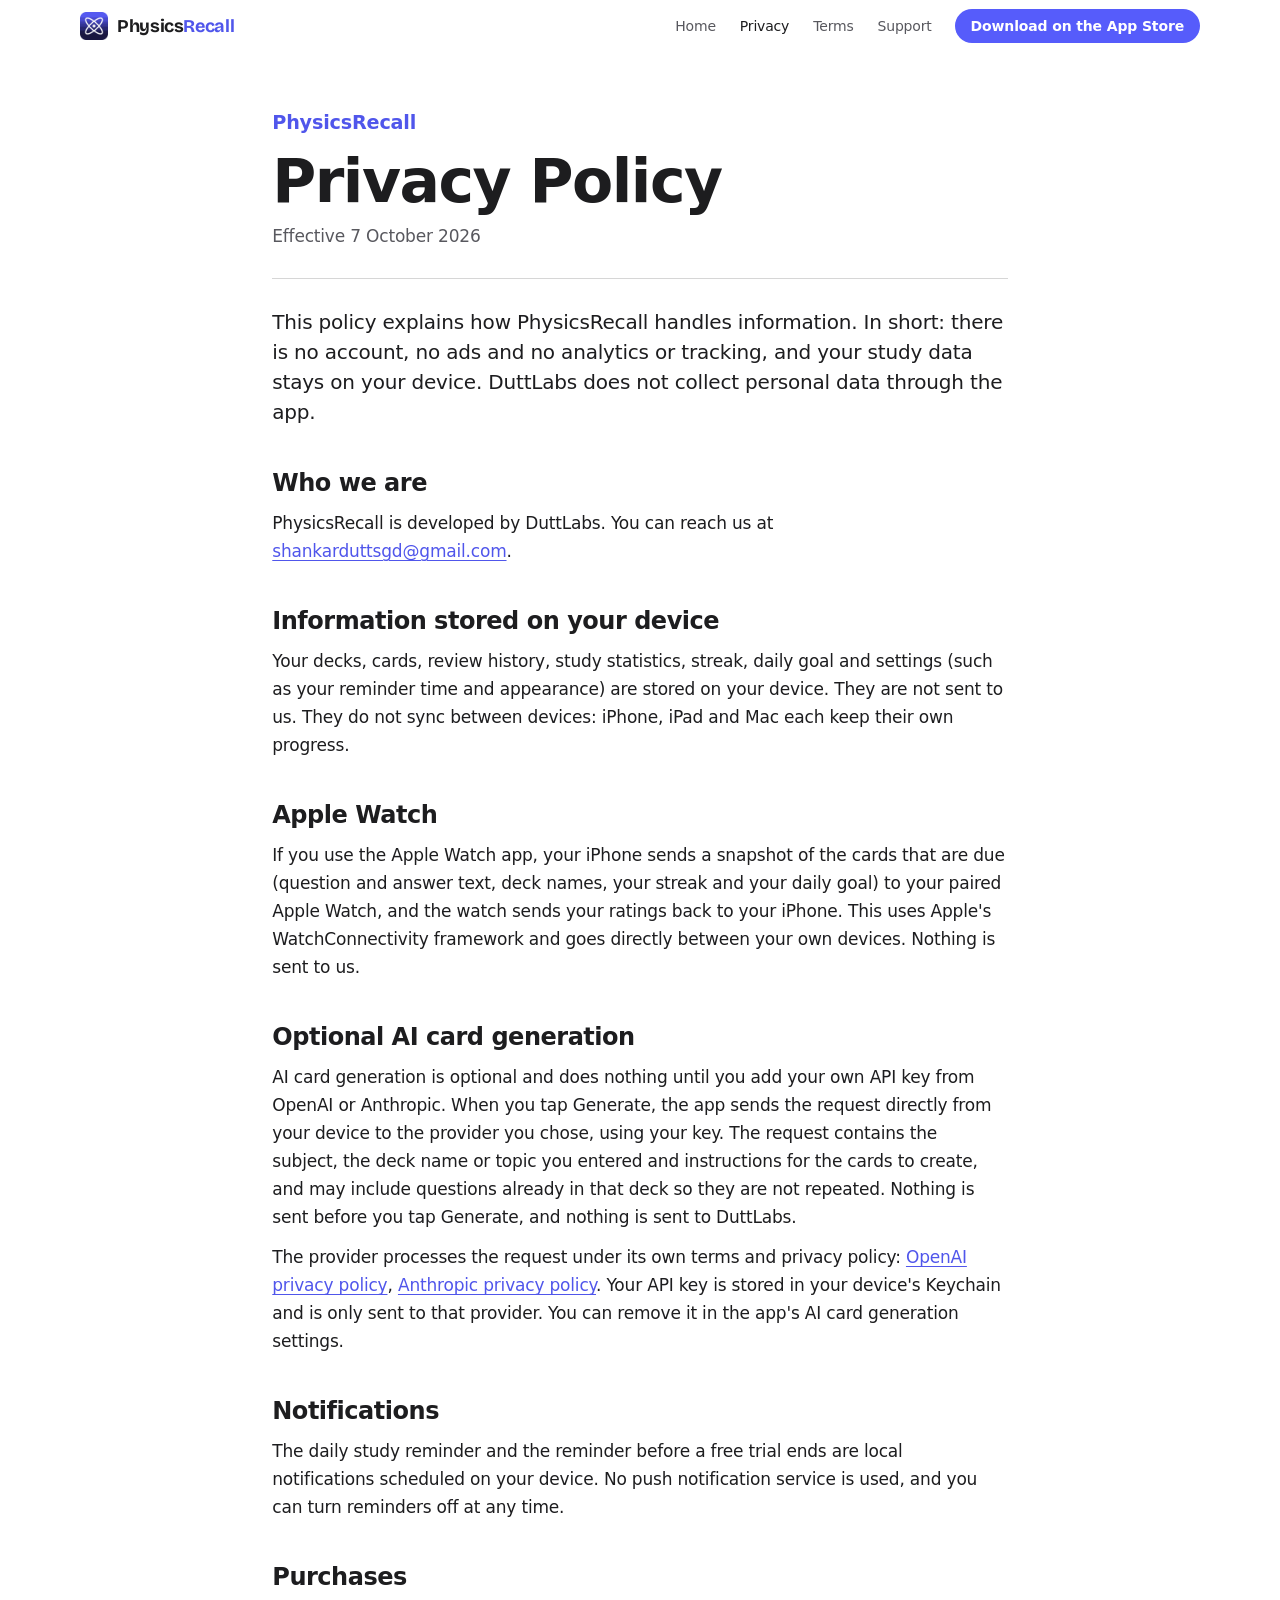
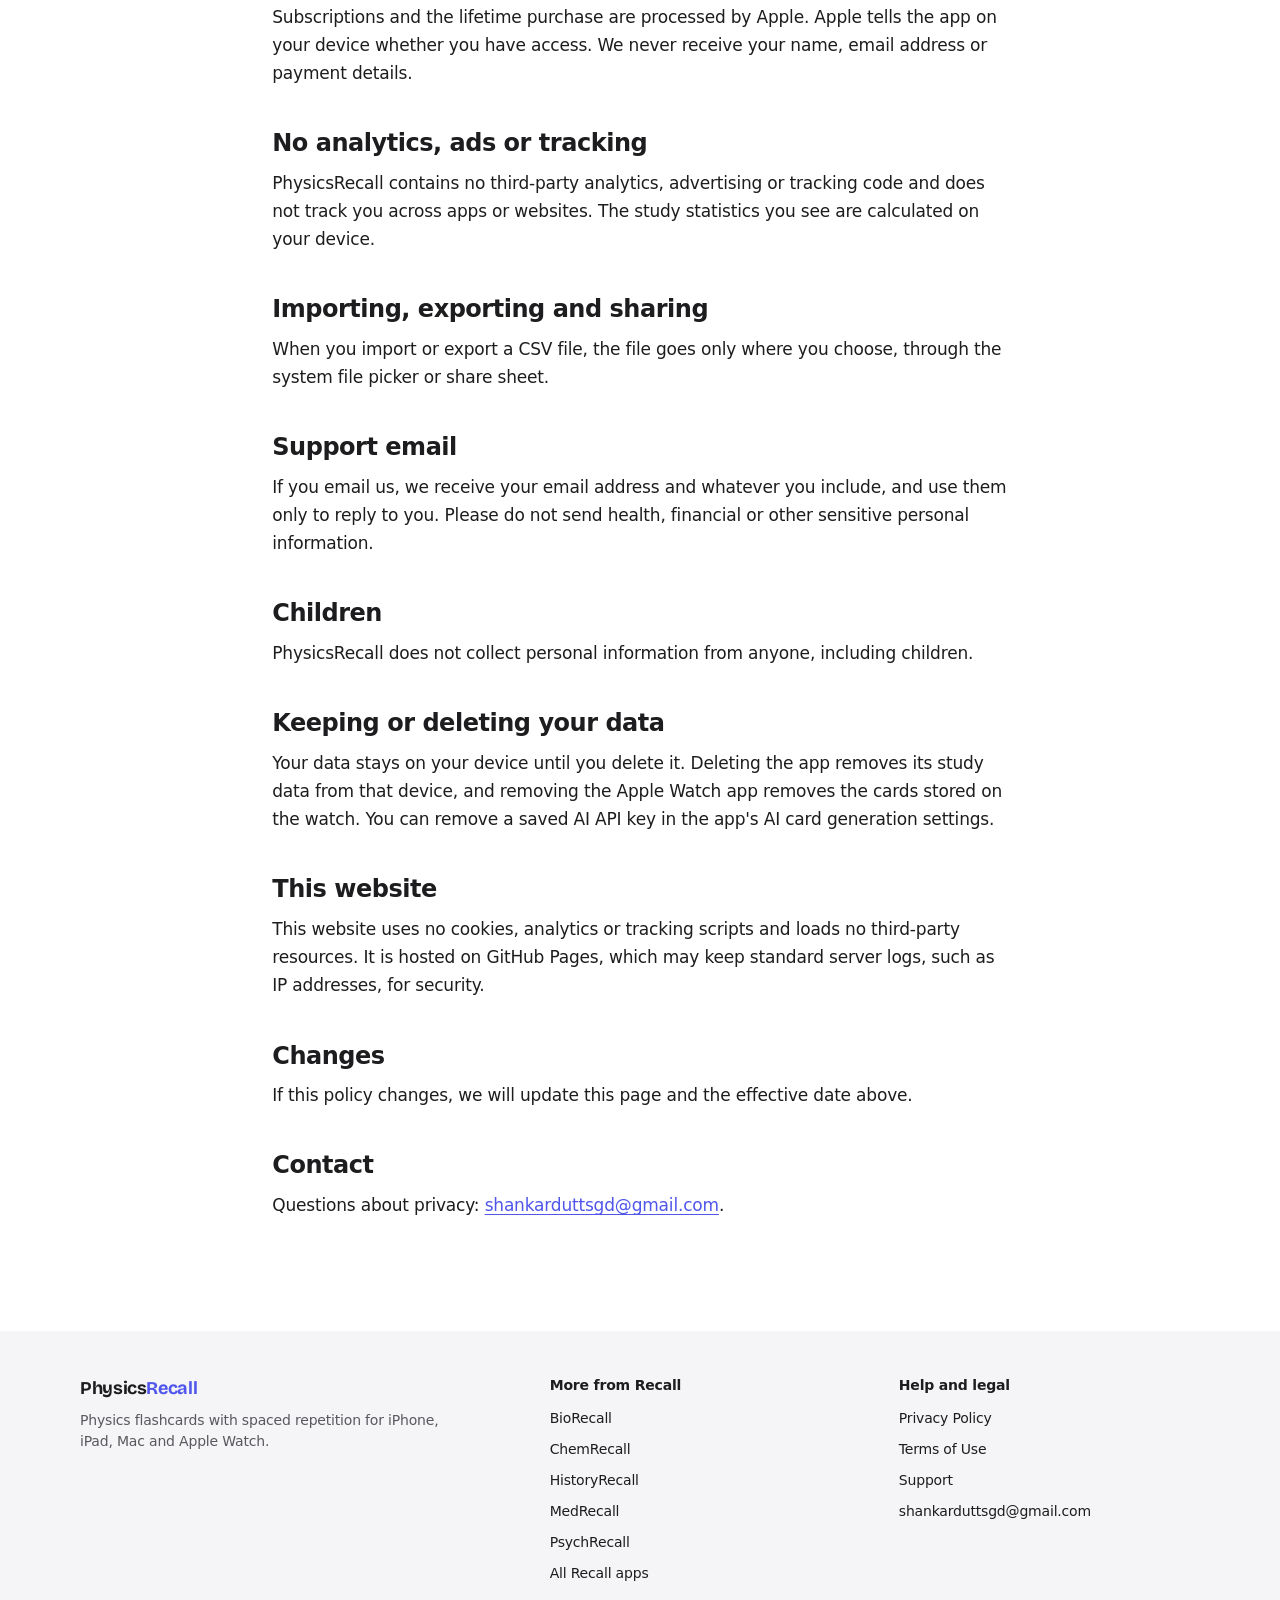
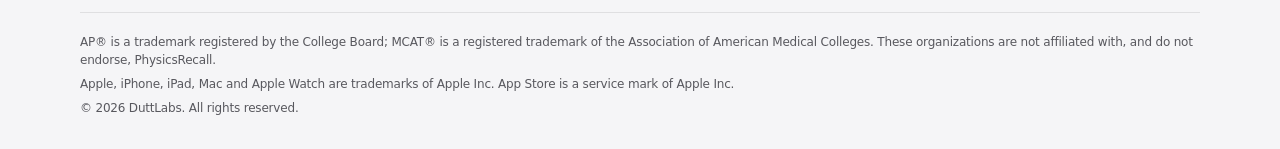
<file: privacy.html>
<!doctype html>
<html lang="en">
<head>
  <meta charset="utf-8">
  <meta name="viewport" content="width=device-width, initial-scale=1, viewport-fit=cover">
  <title>Privacy Policy | PhysicsRecall</title>
  <meta name="description" content="How PhysicsRecall handle your information: no accounts, no tracking, and your study data stays on your device.">
  <link rel="canonical" href="https://physicsrecall.duttlabs.app/privacy.html">
  <meta name="theme-color" content="#ffffff" media="(prefers-color-scheme: light)">
  <meta name="theme-color" content="#000000" media="(prefers-color-scheme: dark)">
  <meta name="color-scheme" content="light dark">
  <meta property="og:type" content="website">
  <meta property="og:site_name" content="PhysicsRecall">
  <meta property="og:locale" content="en_US">
  <meta property="og:title" content="Privacy Policy | PhysicsRecall">
  <meta property="og:description" content="How PhysicsRecall handle your information: no accounts, no tracking, and your study data stays on your device.">
  <meta property="og:url" content="https://physicsrecall.duttlabs.app/privacy.html">
  <meta property="og:image" content="https://physicsrecall.duttlabs.app/images/og.png">
  <meta property="og:image:width" content="1200">
  <meta property="og:image:height" content="630">
  <meta property="og:image:alt" content="PhysicsRecall: Physics flashcards with spaced repetition">
  <meta name="twitter:card" content="summary_large_image">
  <meta name="twitter:title" content="Privacy Policy | PhysicsRecall">
  <meta name="twitter:description" content="How PhysicsRecall handle your information: no accounts, no tracking, and your study data stays on your device.">
  <meta name="twitter:image" content="https://physicsrecall.duttlabs.app/images/og.png">
  <meta name="twitter:image:alt" content="PhysicsRecall: Physics flashcards with spaced repetition">
  <link rel="icon" type="image/png" sizes="32x32" href="images/favicon-32.png">
  <link rel="apple-touch-icon" href="images/apple-touch-icon.png">
  <link rel="stylesheet" href="styles.css">
  <style>:root{--accent:#5056eb;--accent-soft:#f1f1fd;--fill:#565cfb;--on-fill:#ffffff;--hero-a:#575dfb;--hero-mid:#575dfb;--hero-b:#18183f;--deep:#101029;--grade-again:#c62828;--grade-hard:#b45309;--grade-good:#15803d;--grade-easy:#1d4ed8}@media (prefers-color-scheme:dark){:root{--accent:#8589fc;--accent-soft:#2b2b3d;--fill:#565cfb;--on-fill:#ffffff;--bg:#000000;--surface:#1c1c1e;--surface-2:#2c2c2e}}</style>
  <script>document.documentElement.classList.add("js");if(!window.matchMedia("(prefers-reduced-motion: reduce)").matches)document.documentElement.classList.add("motion");</script>

</head>
<body class="page-legal">
  <a class="skip-link" href="#main">Skip to main content</a>
  <header class="site-header">
    <div class="wrap header-inner">
      <a class="brand" href="index.html" aria-label="PhysicsRecall home"><img src="images/app-icon.png" alt="" width="28" height="28"><span class="wordmark">Physics<span class="hl">Recall</span></span></a>
      <nav class="nav" id="site-nav" aria-label="Primary">
        <ul>
          <li><a href="index.html">Home</a></li><li><a href="privacy.html" aria-current="page">Privacy</a></li><li><a href="terms.html">Terms</a></li><li><a href="support.html">Support</a></li>
        </ul>
      </nav>
      <a class="btn btn-primary btn-small header-cta" href="https://apps.apple.com/">Download<span class="cta-more">&nbsp;on the App Store</span></a>
      <button class="nav-toggle" type="button" aria-expanded="false" aria-controls="site-nav" aria-label="Open menu" data-nav-toggle>
        <span></span><span></span>
      </button>
    </div>
  </header>
  <main id="main">
    <div class="wrap legal">
      <article class="legal-article">
        <header class="legal-head">
          <p class="eyebrow">PhysicsRecall</p>
          <h1>Privacy Policy</h1>
          <p class="meta">Effective 7 October 2026</p>
        </header>
        <div class="legal-intro"><p>This policy explains how PhysicsRecall handles information. In short: there is no account, no ads and no analytics or tracking, and your study data stays on your device. DuttLabs does not collect personal data through the app.</p></div>
        <section><h2>Who we are</h2><p>PhysicsRecall is developed by DuttLabs. You can reach us at <a href="mailto:shankarduttsgd@gmail.com">shankarduttsgd@gmail.com</a>.</p></section><section><h2>Information stored on your device</h2><p>Your decks, cards, review history, study statistics, streak, daily goal and settings (such as your reminder time and appearance) are stored on your device. They are not sent to us. They do not sync between devices: iPhone, iPad and Mac each keep their own progress.</p></section><section><h2>Apple Watch</h2><p>If you use the Apple Watch app, your iPhone sends a snapshot of the cards that are due (question and answer text, deck names, your streak and your daily goal) to your paired Apple Watch, and the watch sends your ratings back to your iPhone. This uses Apple's WatchConnectivity framework and goes directly between your own devices. Nothing is sent to us.</p></section><section><h2>Optional AI card generation</h2><p>AI card generation is optional and does nothing until you add your own API key from OpenAI or Anthropic. When you tap Generate, the app sends the request directly from your device to the provider you chose, using your key. The request contains the subject, the deck name or topic you entered and instructions for the cards to create, and may include questions already in that deck so they are not repeated. Nothing is sent before you tap Generate, and nothing is sent to DuttLabs.</p><p>The provider processes the request under its own terms and privacy policy: <a href="https://openai.com/policies/privacy-policy/">OpenAI privacy policy</a>, <a href="https://www.anthropic.com/legal/privacy">Anthropic privacy policy</a>. Your API key is stored in your device's Keychain and is only sent to that provider. You can remove it in the app's AI card generation settings.</p></section><section><h2>Notifications</h2><p>The daily study reminder and the reminder before a free trial ends are local notifications scheduled on your device. No push notification service is used, and you can turn reminders off at any time.</p></section><section><h2>Purchases</h2><p>Subscriptions and the lifetime purchase are processed by Apple. Apple tells the app on your device whether you have access. We never receive your name, email address or payment details.</p></section><section><h2>No analytics, ads or tracking</h2><p>PhysicsRecall contains no third-party analytics, advertising or tracking code and does not track you across apps or websites. The study statistics you see are calculated on your device.</p></section><section><h2>Importing, exporting and sharing</h2><p>When you import or export a CSV file, the file goes only where you choose, through the system file picker or share sheet.</p></section><section><h2>Support email</h2><p>If you email us, we receive your email address and whatever you include, and use them only to reply to you. Please do not send health, financial or other sensitive personal information.</p></section><section><h2>Children</h2><p>PhysicsRecall does not collect personal information from anyone, including children.</p></section><section><h2>Keeping or deleting your data</h2><p>Your data stays on your device until you delete it. Deleting the app removes its study data from that device, and removing the Apple Watch app removes the cards stored on the watch. You can remove a saved AI API key in the app's AI card generation settings.</p></section><section><h2>This website</h2><p>This website uses no cookies, analytics or tracking scripts and loads no third-party resources. It is hosted on GitHub Pages, which may keep standard server logs, such as IP addresses, for security.</p></section><section><h2>Changes</h2><p>If this policy changes, we will update this page and the effective date above.</p></section><section><h2>Contact</h2><p>Questions about privacy: <a href="mailto:shankarduttsgd@gmail.com">shankarduttsgd@gmail.com</a>.</p></section>
      </article>
    </div>
  </main>
  <footer class="site-footer">
    <div class="wrap footer-grid">
      <div class="footer-brand">
        <a class="brand" href="index.html"><span class="wordmark">Physics<span class="hl">Recall</span></span></a>
        <p>Physics flashcards with spaced repetition for iPhone, iPad, Mac and Apple Watch.</p>
      </div>
      <nav class="footer-col" aria-labelledby="footer-apps">
        <p class="footer-title" id="footer-apps">More from Recall</p>
        <ul class="footer-links"><li><a href="https://biorecall.duttlabs.app/">BioRecall</a></li><li><a href="https://chemrecall.duttlabs.app/">ChemRecall</a></li><li><a href="https://historyrecall.duttlabs.app/">HistoryRecall</a></li><li><a href="https://medrecall.duttlabs.app/">MedRecall</a></li><li><a href="https://psychrecall.duttlabs.app/">PsychRecall</a></li><li><a href="https://flashcards-suite.duttlabs.app/">All Recall apps</a></li></ul>
      </nav>
      <nav class="footer-col" aria-labelledby="footer-help">
        <p class="footer-title" id="footer-help">Help and legal</p>
        <ul class="footer-links"><li><a href="privacy.html">Privacy Policy</a></li><li><a href="terms.html">Terms of Use</a></li><li><a href="support.html">Support</a></li><li><a href="mailto:shankarduttsgd@gmail.com">shankarduttsgd<wbr>@gmail.com</a></li></ul>
      </nav>
    </div>
    <div class="wrap footer-legal">
      <p>AP® is a trademark registered by the College Board; MCAT® is a registered trademark of the Association of American Medical Colleges. These organizations are not affiliated with, and do not endorse, PhysicsRecall.</p>
      <p>Apple, iPhone, iPad, Mac and Apple Watch are trademarks of Apple Inc. App Store is a service mark of Apple Inc.</p>
      <p>© 2026 DuttLabs. All rights reserved.</p>
    </div>
  </footer>
  <script src="script.js" defer></script>
</body>
</html>
</file>
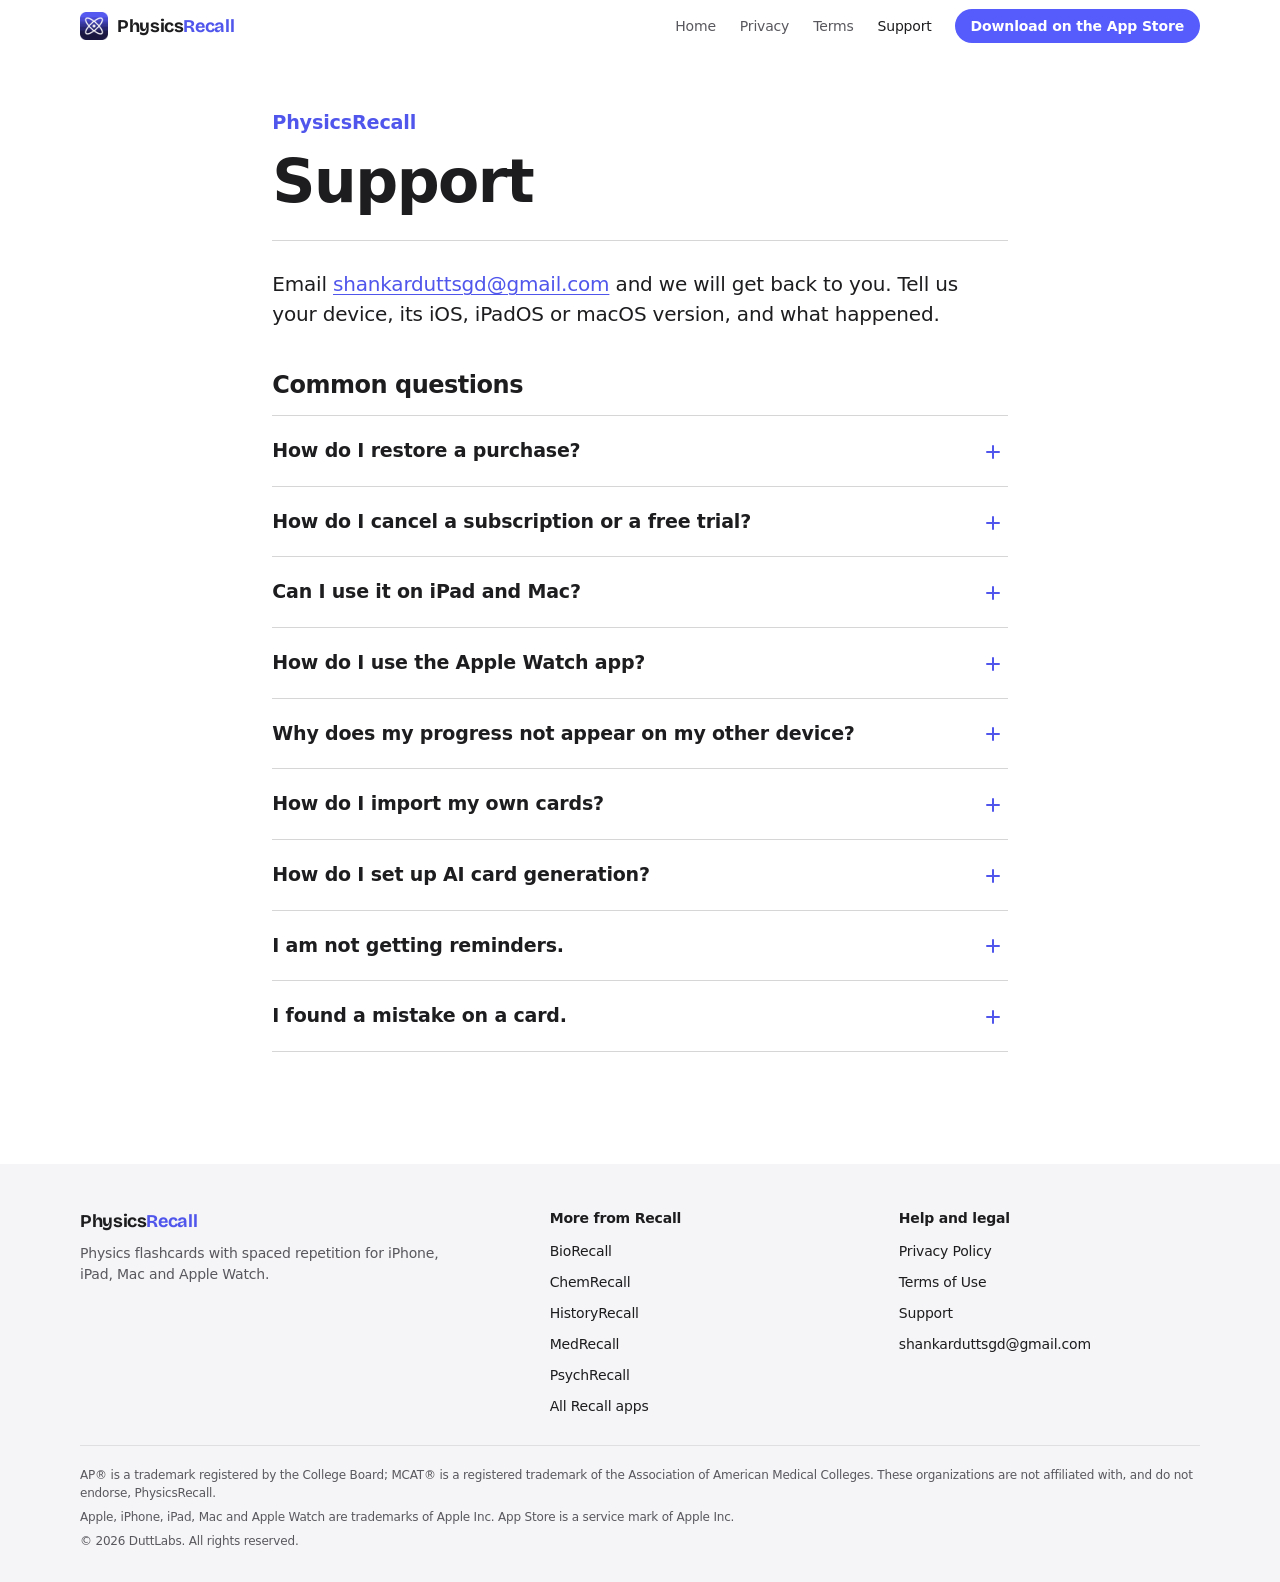
<file: support.html>
<!doctype html>
<html lang="en">
<head>
  <meta charset="utf-8">
  <meta name="viewport" content="width=device-width, initial-scale=1, viewport-fit=cover">
  <title>Support | PhysicsRecall</title>
  <meta name="description" content="Help with PhysicsRecall: purchases, Apple Watch, iPad and Mac, CSV import and AI card generation.">
  <link rel="canonical" href="https://physicsrecall.duttlabs.app/support.html">
  <meta name="theme-color" content="#ffffff" media="(prefers-color-scheme: light)">
  <meta name="theme-color" content="#000000" media="(prefers-color-scheme: dark)">
  <meta name="color-scheme" content="light dark">
  <meta property="og:type" content="website">
  <meta property="og:site_name" content="PhysicsRecall">
  <meta property="og:locale" content="en_US">
  <meta property="og:title" content="Support | PhysicsRecall">
  <meta property="og:description" content="Help with PhysicsRecall: purchases, Apple Watch, iPad and Mac, CSV import and AI card generation.">
  <meta property="og:url" content="https://physicsrecall.duttlabs.app/support.html">
  <meta property="og:image" content="https://physicsrecall.duttlabs.app/images/og.png">
  <meta property="og:image:width" content="1200">
  <meta property="og:image:height" content="630">
  <meta property="og:image:alt" content="PhysicsRecall: Physics flashcards with spaced repetition">
  <meta name="twitter:card" content="summary_large_image">
  <meta name="twitter:title" content="Support | PhysicsRecall">
  <meta name="twitter:description" content="Help with PhysicsRecall: purchases, Apple Watch, iPad and Mac, CSV import and AI card generation.">
  <meta name="twitter:image" content="https://physicsrecall.duttlabs.app/images/og.png">
  <meta name="twitter:image:alt" content="PhysicsRecall: Physics flashcards with spaced repetition">
  <link rel="icon" type="image/png" sizes="32x32" href="images/favicon-32.png">
  <link rel="apple-touch-icon" href="images/apple-touch-icon.png">
  <link rel="stylesheet" href="styles.css">
  <style>:root{--accent:#5056eb;--accent-soft:#f1f1fd;--fill:#565cfb;--on-fill:#ffffff;--hero-a:#575dfb;--hero-mid:#575dfb;--hero-b:#18183f;--deep:#101029;--grade-again:#c62828;--grade-hard:#b45309;--grade-good:#15803d;--grade-easy:#1d4ed8}@media (prefers-color-scheme:dark){:root{--accent:#8589fc;--accent-soft:#2b2b3d;--fill:#565cfb;--on-fill:#ffffff;--bg:#000000;--surface:#1c1c1e;--surface-2:#2c2c2e}}</style>
  <script>document.documentElement.classList.add("js");if(!window.matchMedia("(prefers-reduced-motion: reduce)").matches)document.documentElement.classList.add("motion");</script>

</head>
<body class="page-legal">
  <a class="skip-link" href="#main">Skip to main content</a>
  <header class="site-header">
    <div class="wrap header-inner">
      <a class="brand" href="index.html" aria-label="PhysicsRecall home"><img src="images/app-icon.png" alt="" width="28" height="28"><span class="wordmark">Physics<span class="hl">Recall</span></span></a>
      <nav class="nav" id="site-nav" aria-label="Primary">
        <ul>
          <li><a href="index.html">Home</a></li><li><a href="privacy.html">Privacy</a></li><li><a href="terms.html">Terms</a></li><li><a href="support.html" aria-current="page">Support</a></li>
        </ul>
      </nav>
      <a class="btn btn-primary btn-small header-cta" href="https://apps.apple.com/">Download<span class="cta-more">&nbsp;on the App Store</span></a>
      <button class="nav-toggle" type="button" aria-expanded="false" aria-controls="site-nav" aria-label="Open menu" data-nav-toggle>
        <span></span><span></span>
      </button>
    </div>
  </header>
  <main id="main">
    <div class="wrap legal">
      <article class="legal-article">
        <header class="legal-head">
          <p class="eyebrow">PhysicsRecall</p>
          <h1>Support</h1>
          
        </header>
        <div class="legal-intro"><p>Email <a href="mailto:shankarduttsgd@gmail.com?subject=PhysicsRecall%20support">shankarduttsgd@gmail.com</a> and we will get back to you. Tell us your device, its iOS, iPadOS or macOS version, and what happened.</p></div>
        <section><h2>Common questions</h2><div class="faq-list"><details class="faq-item"><summary>How do I restore a purchase?</summary><p>Open PhysicsRecall, go to Settings and choose Restore Purchases. Make sure you are signed in with the Apple Account you used to buy it.</p></details><details class="faq-item"><summary>How do I cancel a subscription or a free trial?</summary><p>On iPhone or iPad, open Settings, tap your name, then Subscriptions, and choose PhysicsRecall. On Mac, open the App Store, click your name, then Account Settings, and manage Subscriptions. To avoid being charged, cancel a free trial at least 24 hours before it ends.</p></details><details class="faq-item"><summary>Can I use it on iPad and Mac?</summary><p>Yes. Install it on iPad or Mac with the same Apple Account and use Restore Purchases if needed. Study progress is stored on each device and does not sync between them.</p></details><details class="faq-item"><summary>How do I use the Apple Watch app?</summary><p>PhysicsRecall includes an Apple Watch app. If it is not on your watch yet, open the Watch app on your iPhone and install it from there. Open PhysicsRecall on your iPhone to send due cards to the watch. Your ratings are sent back to your iPhone when the two connect.</p></details><details class="faq-item"><summary>Why does my progress not appear on my other device?</summary><p>Progress is stored on the device where you studied and does not sync between iPhone, iPad and Mac. Reviews from Apple Watch are the exception and sync back to your iPhone.</p></details><details class="faq-item"><summary>How do I import my own cards?</summary><p>Create a CSV file with a front column and a back column (optional hint and tags columns are also read), save it as UTF-8, then import it from the deck screen. You can export any deck as CSV the same way.</p></details><details class="faq-item"><summary>How do I set up AI card generation?</summary><p>Open AI card generation in Settings, choose OpenAI or Anthropic, and paste your own API key. Errors such as an invalid key or a rate limit come from the provider; check the key and your provider account.</p></details><details class="faq-item"><summary>I am not getting reminders.</summary><p>Turn on the daily reminder in the app's Settings and choose a time, then make sure notifications are allowed for the app in your device's Settings.</p></details><details class="faq-item"><summary>I found a mistake on a card.</summary><p>Email the deck name, the card text and the correction to <a href="mailto:shankarduttsgd@gmail.com?subject=PhysicsRecall%20support">shankarduttsgd@gmail.com</a>. We review every report.</p></details></div></section>
      </article>
    </div>
  </main>
  <footer class="site-footer">
    <div class="wrap footer-grid">
      <div class="footer-brand">
        <a class="brand" href="index.html"><span class="wordmark">Physics<span class="hl">Recall</span></span></a>
        <p>Physics flashcards with spaced repetition for iPhone, iPad, Mac and Apple Watch.</p>
      </div>
      <nav class="footer-col" aria-labelledby="footer-apps">
        <p class="footer-title" id="footer-apps">More from Recall</p>
        <ul class="footer-links"><li><a href="https://biorecall.duttlabs.app/">BioRecall</a></li><li><a href="https://chemrecall.duttlabs.app/">ChemRecall</a></li><li><a href="https://historyrecall.duttlabs.app/">HistoryRecall</a></li><li><a href="https://medrecall.duttlabs.app/">MedRecall</a></li><li><a href="https://psychrecall.duttlabs.app/">PsychRecall</a></li><li><a href="https://flashcards-suite.duttlabs.app/">All Recall apps</a></li></ul>
      </nav>
      <nav class="footer-col" aria-labelledby="footer-help">
        <p class="footer-title" id="footer-help">Help and legal</p>
        <ul class="footer-links"><li><a href="privacy.html">Privacy Policy</a></li><li><a href="terms.html">Terms of Use</a></li><li><a href="support.html">Support</a></li><li><a href="mailto:shankarduttsgd@gmail.com">shankarduttsgd<wbr>@gmail.com</a></li></ul>
      </nav>
    </div>
    <div class="wrap footer-legal">
      <p>AP® is a trademark registered by the College Board; MCAT® is a registered trademark of the Association of American Medical Colleges. These organizations are not affiliated with, and do not endorse, PhysicsRecall.</p>
      <p>Apple, iPhone, iPad, Mac and Apple Watch are trademarks of Apple Inc. App Store is a service mark of Apple Inc.</p>
      <p>© 2026 DuttLabs. All rights reserved.</p>
    </div>
  </footer>
  <script src="script.js" defer></script>
</body>
</html>
</file>
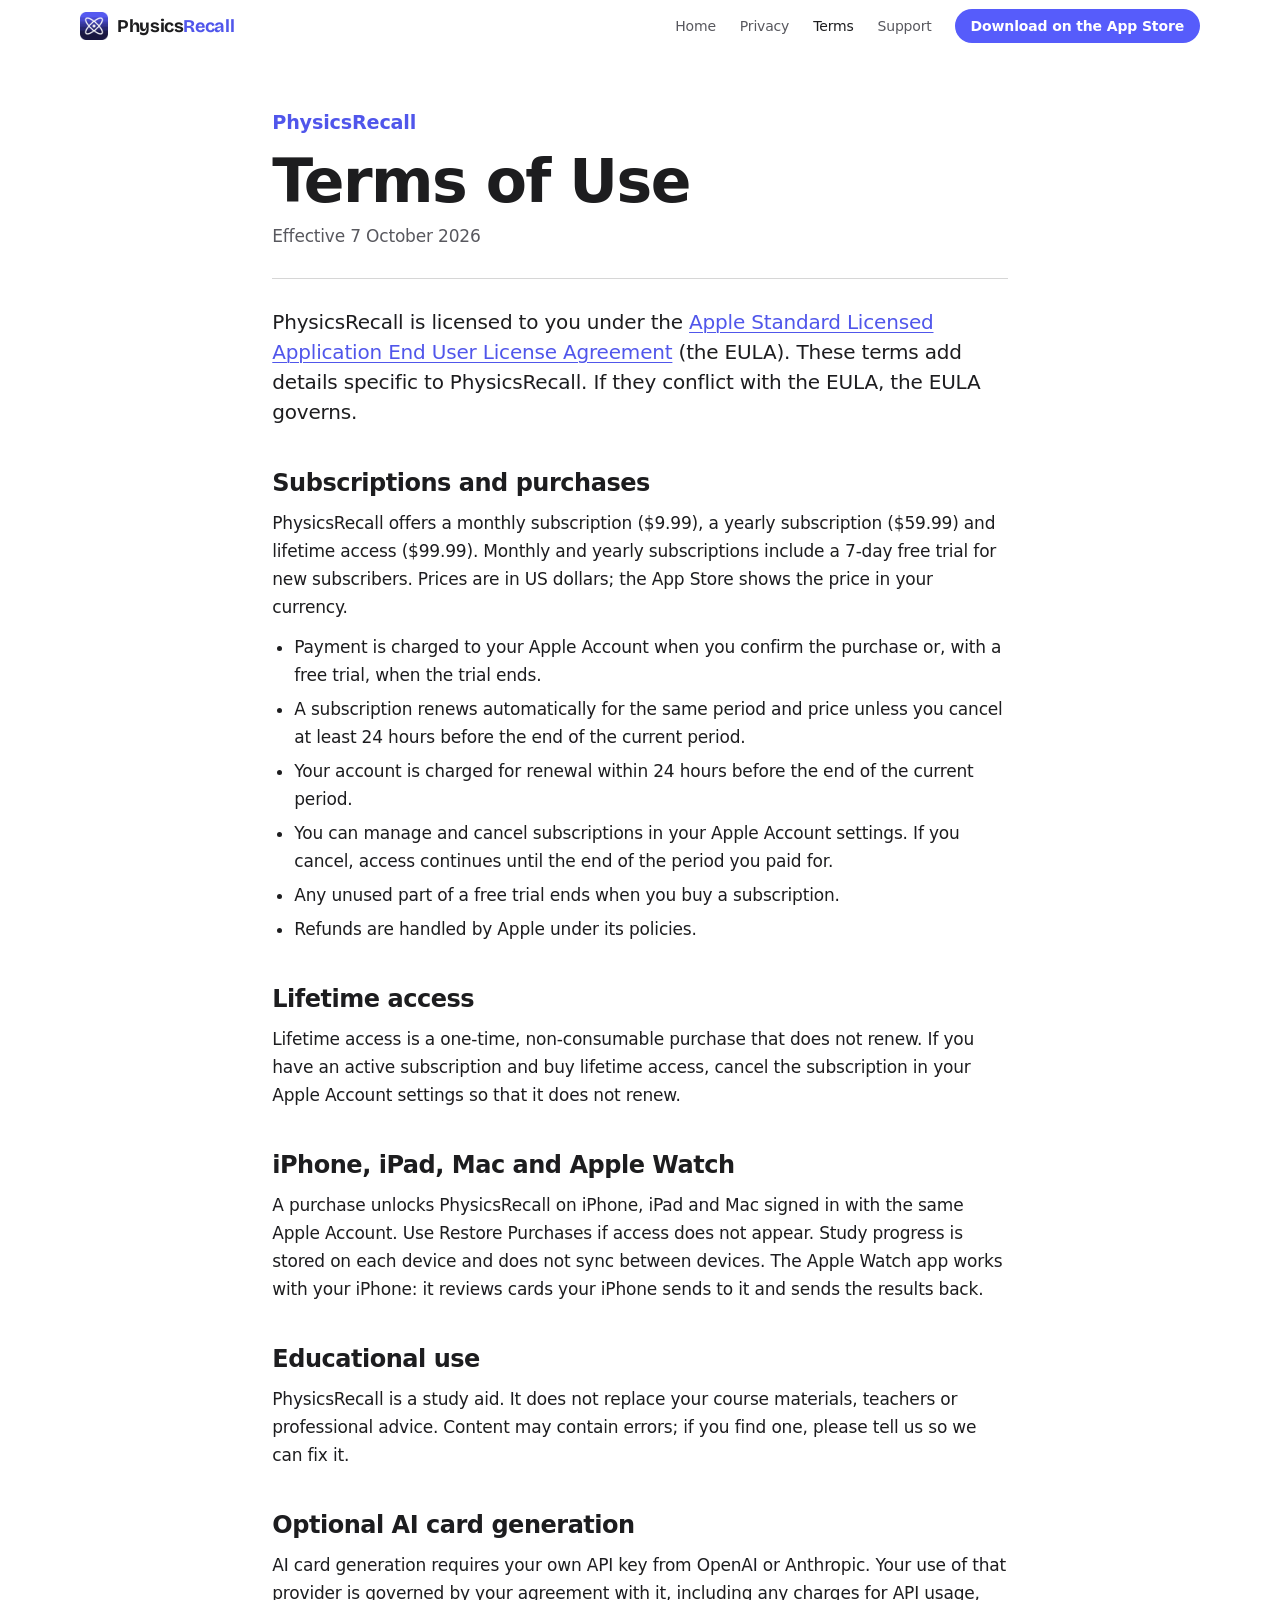
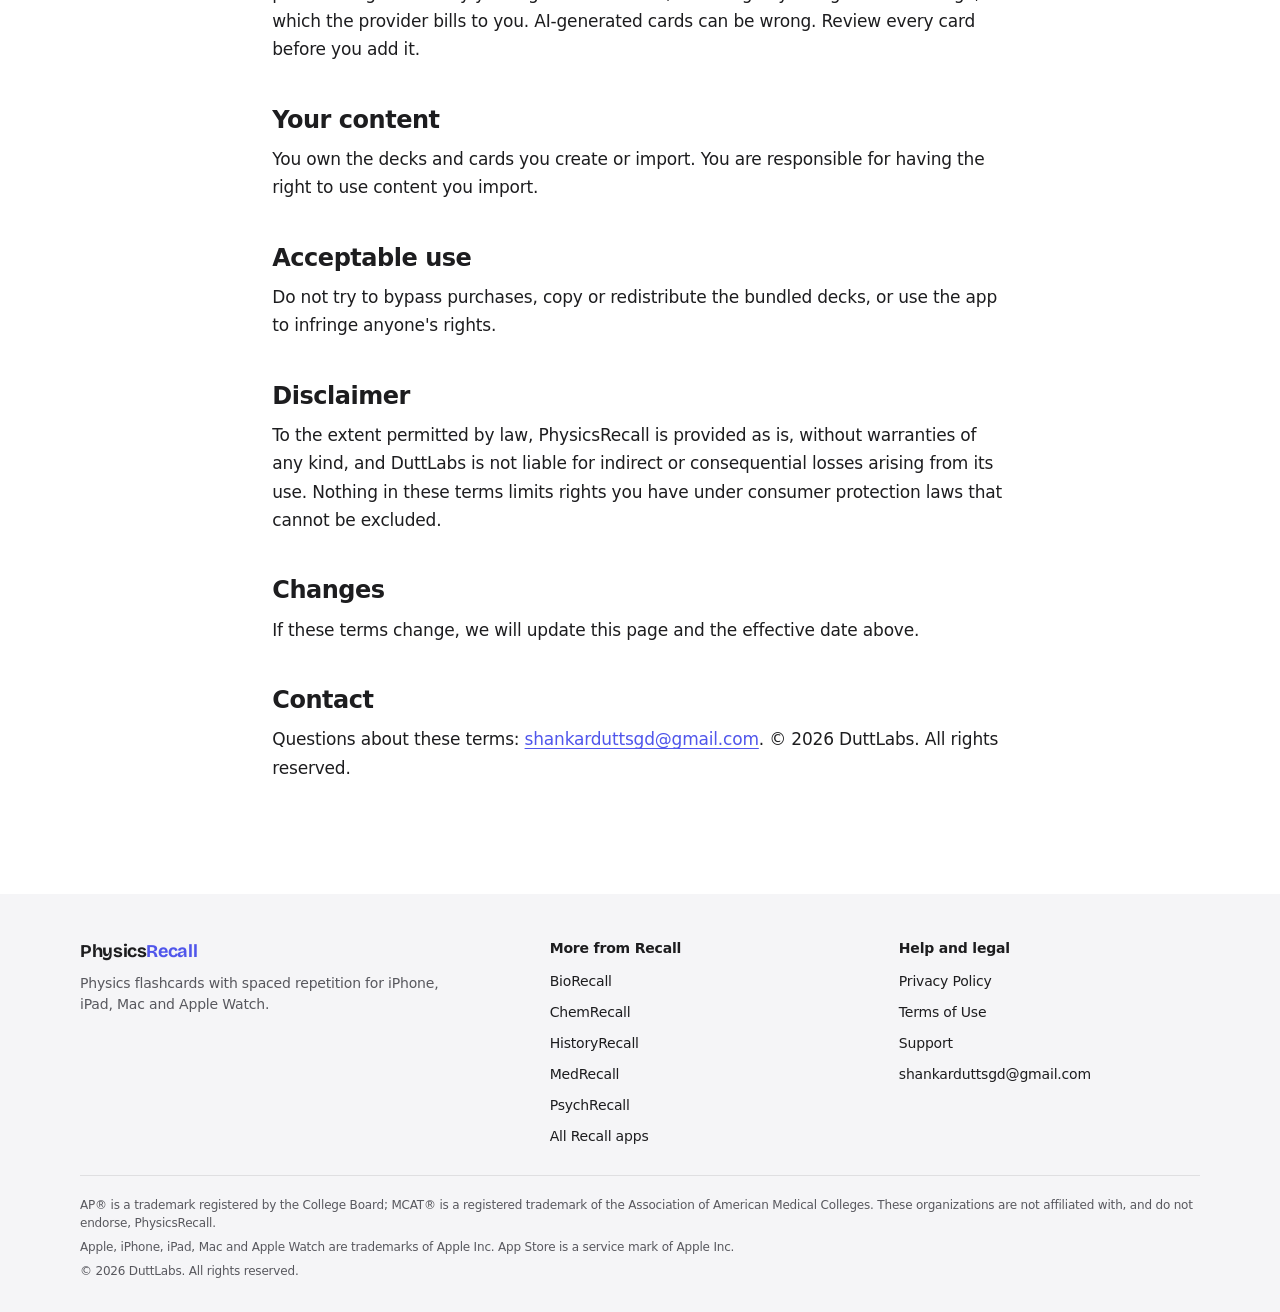
<file: terms.html>
<!doctype html>
<html lang="en">
<head>
  <meta charset="utf-8">
  <meta name="viewport" content="width=device-width, initial-scale=1, viewport-fit=cover">
  <title>Terms of Use | PhysicsRecall</title>
  <meta name="description" content="Terms of use for PhysicsRecall, including subscriptions, free trials and renewals.">
  <link rel="canonical" href="https://physicsrecall.duttlabs.app/terms.html">
  <meta name="theme-color" content="#ffffff" media="(prefers-color-scheme: light)">
  <meta name="theme-color" content="#000000" media="(prefers-color-scheme: dark)">
  <meta name="color-scheme" content="light dark">
  <meta property="og:type" content="website">
  <meta property="og:site_name" content="PhysicsRecall">
  <meta property="og:locale" content="en_US">
  <meta property="og:title" content="Terms of Use | PhysicsRecall">
  <meta property="og:description" content="Terms of use for PhysicsRecall, including subscriptions, free trials and renewals.">
  <meta property="og:url" content="https://physicsrecall.duttlabs.app/terms.html">
  <meta property="og:image" content="https://physicsrecall.duttlabs.app/images/og.png">
  <meta property="og:image:width" content="1200">
  <meta property="og:image:height" content="630">
  <meta property="og:image:alt" content="PhysicsRecall: Physics flashcards with spaced repetition">
  <meta name="twitter:card" content="summary_large_image">
  <meta name="twitter:title" content="Terms of Use | PhysicsRecall">
  <meta name="twitter:description" content="Terms of use for PhysicsRecall, including subscriptions, free trials and renewals.">
  <meta name="twitter:image" content="https://physicsrecall.duttlabs.app/images/og.png">
  <meta name="twitter:image:alt" content="PhysicsRecall: Physics flashcards with spaced repetition">
  <link rel="icon" type="image/png" sizes="32x32" href="images/favicon-32.png">
  <link rel="apple-touch-icon" href="images/apple-touch-icon.png">
  <link rel="stylesheet" href="styles.css">
  <style>:root{--accent:#5056eb;--accent-soft:#f1f1fd;--fill:#565cfb;--on-fill:#ffffff;--hero-a:#575dfb;--hero-mid:#575dfb;--hero-b:#18183f;--deep:#101029;--grade-again:#c62828;--grade-hard:#b45309;--grade-good:#15803d;--grade-easy:#1d4ed8}@media (prefers-color-scheme:dark){:root{--accent:#8589fc;--accent-soft:#2b2b3d;--fill:#565cfb;--on-fill:#ffffff;--bg:#000000;--surface:#1c1c1e;--surface-2:#2c2c2e}}</style>
  <script>document.documentElement.classList.add("js");if(!window.matchMedia("(prefers-reduced-motion: reduce)").matches)document.documentElement.classList.add("motion");</script>

</head>
<body class="page-legal">
  <a class="skip-link" href="#main">Skip to main content</a>
  <header class="site-header">
    <div class="wrap header-inner">
      <a class="brand" href="index.html" aria-label="PhysicsRecall home"><img src="images/app-icon.png" alt="" width="28" height="28"><span class="wordmark">Physics<span class="hl">Recall</span></span></a>
      <nav class="nav" id="site-nav" aria-label="Primary">
        <ul>
          <li><a href="index.html">Home</a></li><li><a href="privacy.html">Privacy</a></li><li><a href="terms.html" aria-current="page">Terms</a></li><li><a href="support.html">Support</a></li>
        </ul>
      </nav>
      <a class="btn btn-primary btn-small header-cta" href="https://apps.apple.com/">Download<span class="cta-more">&nbsp;on the App Store</span></a>
      <button class="nav-toggle" type="button" aria-expanded="false" aria-controls="site-nav" aria-label="Open menu" data-nav-toggle>
        <span></span><span></span>
      </button>
    </div>
  </header>
  <main id="main">
    <div class="wrap legal">
      <article class="legal-article">
        <header class="legal-head">
          <p class="eyebrow">PhysicsRecall</p>
          <h1>Terms of Use</h1>
          <p class="meta">Effective 7 October 2026</p>
        </header>
        <div class="legal-intro"><p>PhysicsRecall is licensed to you under the <a href="https://www.apple.com/legal/internet-services/itunes/dev/stdeula/">Apple Standard Licensed Application End User License Agreement</a> (the EULA). These terms add details specific to PhysicsRecall. If they conflict with the EULA, the EULA governs.</p></div>
        <section><h2>Subscriptions and purchases</h2><p>PhysicsRecall offers a monthly subscription ($9.99), a yearly subscription ($59.99) and lifetime access ($99.99). Monthly and yearly subscriptions include a 7-day free trial for new subscribers. Prices are in US dollars; the App Store shows the price in your currency.</p><ul><li>Payment is charged to your Apple Account when you confirm the purchase or, with a free trial, when the trial ends.</li><li>A subscription renews automatically for the same period and price unless you cancel at least 24 hours before the end of the current period.</li><li>Your account is charged for renewal within 24 hours before the end of the current period.</li><li>You can manage and cancel subscriptions in your Apple Account settings. If you cancel, access continues until the end of the period you paid for.</li><li>Any unused part of a free trial ends when you buy a subscription.</li><li>Refunds are handled by Apple under its policies.</li></ul></section><section><h2>Lifetime access</h2><p>Lifetime access is a one-time, non-consumable purchase that does not renew. If you have an active subscription and buy lifetime access, cancel the subscription in your Apple Account settings so that it does not renew.</p></section><section><h2>iPhone, iPad, Mac and Apple Watch</h2><p>A purchase unlocks PhysicsRecall on iPhone, iPad and Mac signed in with the same Apple Account. Use Restore Purchases if access does not appear. Study progress is stored on each device and does not sync between devices. The Apple Watch app works with your iPhone: it reviews cards your iPhone sends to it and sends the results back.</p></section><section><h2>Educational use</h2><p>PhysicsRecall is a study aid. It does not replace your course materials, teachers or professional advice. Content may contain errors; if you find one, please tell us so we can fix it.</p></section><section><h2>Optional AI card generation</h2><p>AI card generation requires your own API key from OpenAI or Anthropic. Your use of that provider is governed by your agreement with it, including any charges for API usage, which the provider bills to you. AI-generated cards can be wrong. Review every card before you add it.</p></section><section><h2>Your content</h2><p>You own the decks and cards you create or import. You are responsible for having the right to use content you import.</p></section><section><h2>Acceptable use</h2><p>Do not try to bypass purchases, copy or redistribute the bundled decks, or use the app to infringe anyone's rights.</p></section><section><h2>Disclaimer</h2><p>To the extent permitted by law, PhysicsRecall is provided as is, without warranties of any kind, and DuttLabs is not liable for indirect or consequential losses arising from its use. Nothing in these terms limits rights you have under consumer protection laws that cannot be excluded.</p></section><section><h2>Changes</h2><p>If these terms change, we will update this page and the effective date above.</p></section><section><h2>Contact</h2><p>Questions about these terms: <a href="mailto:shankarduttsgd@gmail.com">shankarduttsgd@gmail.com</a>. © 2026 DuttLabs. All rights reserved.</p></section>
      </article>
    </div>
  </main>
  <footer class="site-footer">
    <div class="wrap footer-grid">
      <div class="footer-brand">
        <a class="brand" href="index.html"><span class="wordmark">Physics<span class="hl">Recall</span></span></a>
        <p>Physics flashcards with spaced repetition for iPhone, iPad, Mac and Apple Watch.</p>
      </div>
      <nav class="footer-col" aria-labelledby="footer-apps">
        <p class="footer-title" id="footer-apps">More from Recall</p>
        <ul class="footer-links"><li><a href="https://biorecall.duttlabs.app/">BioRecall</a></li><li><a href="https://chemrecall.duttlabs.app/">ChemRecall</a></li><li><a href="https://historyrecall.duttlabs.app/">HistoryRecall</a></li><li><a href="https://medrecall.duttlabs.app/">MedRecall</a></li><li><a href="https://psychrecall.duttlabs.app/">PsychRecall</a></li><li><a href="https://flashcards-suite.duttlabs.app/">All Recall apps</a></li></ul>
      </nav>
      <nav class="footer-col" aria-labelledby="footer-help">
        <p class="footer-title" id="footer-help">Help and legal</p>
        <ul class="footer-links"><li><a href="privacy.html">Privacy Policy</a></li><li><a href="terms.html">Terms of Use</a></li><li><a href="support.html">Support</a></li><li><a href="mailto:shankarduttsgd@gmail.com">shankarduttsgd<wbr>@gmail.com</a></li></ul>
      </nav>
    </div>
    <div class="wrap footer-legal">
      <p>AP® is a trademark registered by the College Board; MCAT® is a registered trademark of the Association of American Medical Colleges. These organizations are not affiliated with, and do not endorse, PhysicsRecall.</p>
      <p>Apple, iPhone, iPad, Mac and Apple Watch are trademarks of Apple Inc. App Store is a service mark of Apple Inc.</p>
      <p>© 2026 DuttLabs. All rights reserved.</p>
    </div>
  </footer>
  <script src="script.js" defer></script>
</body>
</html>
</file>
<file: styles.css>
/* Recall marketing sites. Generated by Scripts/generate_websites.py; do not edit by hand.
   Type: SF Rounded (the apps' large-title face) for headlines, the system face for text, and
   Bricolage Grotesque for the Recall wordmark only (it also sets the social cards and suite mark).
   Colour: the subject colour lives in content (glows, the demo, the watch band); controls stay quiet.
   Shape: buttons and chips are pills; tiles use --r-xl; cards --r-lg; small controls --r-md.
   Character: each subject has one line drawing (cells, lattice, timeline, ECG, orbits, network)
   behind its hero, watch band and closing; it is decoration, faint, and never carries meaning. */
@font-face{font-family:"Bricolage Grotesque";src:url("fonts/bricolage-grotesque.woff2") format("woff2");font-weight:400 800;font-style:normal;font-display:optional}
:root{
  color-scheme:light dark;
  --display:ui-rounded,"SF Pro Rounded",-apple-system,BlinkMacSystemFont,"SF Pro Display",system-ui,"Segoe UI",Roboto,sans-serif;
  --text:-apple-system,BlinkMacSystemFont,"SF Pro Text",system-ui,"Segoe UI",Roboto,"Helvetica Neue",Arial,sans-serif;
  --mono:ui-monospace,"SF Mono",Menlo,Consolas,monospace;
  --bg:#ffffff;--surface:#f5f5f7;--surface-2:#ececf0;--ink:#1d1d1f;--muted:#58585e;
  --line:rgb(0 0 0/.09);--line-strong:rgb(0 0 0/.16);
  --screen:var(--surface);--card:var(--bg);
  --glass:color-mix(in srgb,var(--bg) 74%,transparent);
  --lift:0 1px 2px rgb(0 0 0/.05),0 18px 40px -22px rgb(0 0 0/.28);
  --r-xl:30px;--r-lg:22px;--r-md:14px;--pill:999px;
  --wrap:1120px;--gutter:20px;--header:52px;
  --ease:cubic-bezier(.22,1,.36,1);
}
@media (min-width:768px){:root{--gutter:40px}}
@media (prefers-color-scheme:dark){:root{--ink:#f5f5f7;--muted:#a5a5ad;--line:rgb(255 255 255/.1);--line-strong:rgb(255 255 255/.2);--screen:var(--bg);--card:var(--surface-2);--lift:0 1px 2px rgb(0 0 0/.4),0 18px 40px -22px rgb(0 0 0/.8)}}
*,*::before,*::after{box-sizing:border-box}
html{-webkit-text-size-adjust:100%;scroll-padding-top:calc(var(--header) + 20px)}
@media (prefers-reduced-motion:no-preference){html{scroll-behavior:smooth}}
body{margin:0;background:var(--bg);color:var(--ink);font-family:var(--text);font-size:1.0625rem;line-height:1.5;letter-spacing:-.011em;-webkit-font-smoothing:antialiased;text-rendering:optimizeLegibility;overflow-x:clip}
img{max-width:100%;height:auto;display:block}
a{color:inherit}
h1,h2,h3{font-family:var(--display);font-weight:700;letter-spacing:-.02em;line-height:1.08;margin:0;text-wrap:balance}
p,ul,ol,figure{margin:0}
kbd{font-family:var(--text)}
:focus-visible{outline:3px solid var(--accent);outline-offset:3px;border-radius:8px}
.nw{white-space:nowrap}
.visually-hidden{position:absolute!important;width:1px;height:1px;margin:-1px;padding:0;overflow:hidden;clip:rect(0 0 0 0);white-space:nowrap;border:0}
.wrap{width:min(var(--wrap),100% - 2*var(--gutter));margin-inline:auto}
.skip-link{position:absolute;left:16px;top:-64px;z-index:40;padding:10px 16px;border-radius:var(--pill);background:var(--fill);color:var(--on-fill);font-weight:600;text-decoration:none}
.skip-link:focus{top:8px}

/* Header: a quiet glass bar over the content */
.site-header{position:sticky;top:0;z-index:30;background:var(--glass);-webkit-backdrop-filter:saturate(180%) blur(20px);backdrop-filter:saturate(180%) blur(20px);border-bottom:1px solid var(--line);transition:border-color .3s}
.js .site-header:not(.is-scrolled){border-bottom-color:transparent}
.header-inner{display:flex;align-items:center;gap:12px;min-height:var(--header)}
.brand{display:inline-flex;align-items:center;gap:9px;text-decoration:none;color:var(--ink)}
.brand img{width:28px;height:28px;flex:none}
.wordmark{font-family:"Bricolage Grotesque",var(--display);font-weight:700;font-size:1.125rem;letter-spacing:-.02em}
.wordmark .hl{color:var(--accent)}
.nav{margin-left:auto}
.nav ul{list-style:none;margin:0;padding:0;display:flex;gap:2px}
.nav a{display:block;padding:8px 11px;border-radius:var(--pill);color:var(--muted);font-size:.875rem;font-weight:500;text-decoration:none;transition:color .2s}
.nav a:hover,.nav a[aria-current="page"]{color:var(--ink)}
.nav-toggle{display:none;width:44px;height:44px;margin-right:-10px;border:0;border-radius:var(--pill);background:transparent;cursor:pointer;place-items:center;align-content:center;gap:6px;padding:0}
.nav-toggle span{display:block;width:18px;height:1.5px;border-radius:2px;background:var(--ink);transition:transform .3s var(--ease)}
.nav-toggle[aria-expanded="true"] span:first-child{transform:translateY(3.75px) rotate(45deg)}
.nav-toggle[aria-expanded="true"] span:last-child{transform:translateY(-3.75px) rotate(-45deg)}
@media (max-width:880px){
  .js .nav-toggle{display:grid}
  .js .nav{position:absolute;left:0;right:0;top:100%;display:none;padding:8px var(--gutter) 20px;background:var(--bg);border-bottom:1px solid var(--line);box-shadow:0 24px 40px -24px rgb(0 0 0/.25)}
  .js .nav.is-open{display:block}
  .js .nav ul{flex-direction:column}
  .js .nav a{padding:14px 0;font-size:1.25rem;font-weight:600;color:var(--ink);border-bottom:1px solid var(--line);border-radius:0}
  .js .header-cta{margin-left:auto}
  html:not(.js) .header-inner{flex-wrap:wrap;padding-block:8px}
  html:not(.js) .nav{order:3;width:100%;margin:0}
  html:not(.js) .nav ul{flex-wrap:wrap}
}
.btn.header-cta{gap:0}
@media (max-width:600px){.cta-more{position:absolute;width:1px;height:1px;margin:-1px;overflow:hidden;clip:rect(0 0 0 0);white-space:nowrap}}
@media (max-width:374px){.btn.header-cta{display:none}.js .nav-toggle{margin-left:auto}}

/* Buttons and links */
.btn{display:inline-flex;align-items:center;justify-content:center;gap:8px;min-height:46px;padding:11px 24px;border-radius:var(--pill);border:1px solid transparent;font:600 1.0625rem/1.2 var(--text);letter-spacing:-.01em;text-decoration:none;white-space:nowrap;cursor:pointer;transition:transform .2s var(--ease),background-color .2s,filter .2s}
.btn-small{min-height:34px;padding:6px 15px;font-size:.875rem}
.btn-primary{background:var(--fill);color:var(--on-fill)}
.btn-primary:hover{filter:brightness(1.08)}
.btn-ghost{background:transparent;color:var(--accent);border-color:currentColor}
.btn-ghost:hover{background:var(--accent-soft)}
.btn:active{transform:scale(.97)}
.text-link{color:var(--accent);font-weight:600;text-decoration:none}
.chevron::after{content:" \203A"}
.text-link:hover{text-decoration:underline;text-underline-offset:3px}
.eyebrow{font-weight:600;font-size:clamp(1.0625rem,1.5vw,1.25rem);color:var(--accent);margin-bottom:12px}
.page-suite .eyebrow{color:var(--muted)}

/* Sections */
.section{padding:88px 0}
@media (min-width:960px){.section{padding:136px 0}.hero-stage{padding-bottom:64px}}
.section:not(.band):not(.watch-band)+.section:not(.band):not(.watch-band):not(.closing){padding-top:0}
.band{background:var(--surface)}
.section-head h2{font-size:clamp(2.25rem,5.4vw,4rem);letter-spacing:-.022em;line-height:1.05;max-width:17ch}
.lead{margin-top:18px;max-width:36em;color:var(--muted);font-size:clamp(1.125rem,1.6vw,1.3125rem);line-height:1.42}
.lead,.hero-sub,.tour-item figcaption span{text-wrap:pretty}
.section-head.center{text-align:center}
.section-head.center h2,.section-head.center .lead{margin-inline:auto}

/* Subject motifs (drawn once in .motif-defs, placed with <use>) */
.motif-defs{position:absolute;width:0;height:0;overflow:hidden}
.motif{position:absolute;z-index:-1;left:0;top:0;width:100%;height:100%;pointer-events:none;fill:none;stroke:currentColor;stroke-width:1.5;stroke-linecap:round;stroke-linejoin:round}
.motif-defs *{vector-effect:non-scaling-stroke}
.m-dot{fill:currentColor;stroke:none}
.m-grid{stroke-width:1;opacity:.3}
.m-major{stroke-width:1;opacity:.6}
.m-strong{stroke-width:2.5}
.hero,.closing,.watch-band{isolation:isolate}
.hero-motif{height:760px;color:var(--accent);opacity:.24;-webkit-mask-image:radial-gradient(ellipse 46% 60% at 50% 42%,transparent 55%,#000 100%),linear-gradient(#000 60%,transparent);-webkit-mask-composite:source-in;mask-image:radial-gradient(ellipse 46% 60% at 50% 42%,transparent 55%,#000 100%),linear-gradient(#000 60%,transparent);mask-composite:intersect}
@media (max-width:719px){.hero-motif{height:300px;opacity:.32;-webkit-mask-image:linear-gradient(90deg,#000,transparent 24% 76%,#000),linear-gradient(#000 45%,transparent);mask-image:linear-gradient(90deg,#000,transparent 24% 76%,#000),linear-gradient(#000 45%,transparent)}}
@media (prefers-color-scheme:dark){.hero-motif{opacity:.34}}
.band-motif{color:#fdfefe;opacity:.12}
.closing-motif{color:var(--accent);opacity:.2;-webkit-mask-image:radial-gradient(farthest-side,transparent 55%,#000 72%,transparent 88%);mask-image:radial-gradient(farthest-side,transparent 55%,#000 72%,transparent 88%)}
@media (max-width:719px){.closing-motif{opacity:.16;-webkit-mask-image:linear-gradient(90deg,#000,transparent 20% 80%,#000);mask-image:linear-gradient(90deg,#000,transparent 20% 80%,#000)}}
.motion .hero-motif{animation:motif-in 1.6s var(--ease) both}
@keyframes motif-in{from{opacity:0;transform:scale(1.04)}}

/* Hero */
.hero{position:relative;padding-top:44px;overflow:clip}
.hero::before{content:"";position:absolute;z-index:-2;left:0;right:0;top:0;height:720px;background:radial-gradient(60% 80% at 50% 0%,var(--accent-soft),transparent 70%);pointer-events:none}
.hero-head{position:relative;display:grid;justify-items:center;text-align:center}
.hero-icon{width:88px;height:88px;filter:drop-shadow(0 14px 22px rgb(0 0 0/.22))}
.hero-name{margin-top:20px;color:var(--accent);font-weight:600;font-size:clamp(1.0625rem,1.6vw,1.3125rem)}
.hero h1{margin-top:6px;font-size:clamp(2.75rem,7.6vw,5.75rem);line-height:1.02;letter-spacing:-.025em;word-spacing:.02em;max-width:16ch}
.hero-sub{margin-top:22px;max-width:33em;color:var(--muted);font-size:clamp(1.125rem,1.7vw,1.375rem);line-height:1.4}
.hero-actions{margin-top:30px;display:flex;flex-wrap:wrap;justify-content:center;align-items:center;gap:12px 22px}
.platforms{margin-top:14px;color:var(--muted);font-size:.9375rem;font-weight:500}
.hero-stage{position:relative;margin-top:52px;padding:0 var(--gutter) 88px}
.hero-stage::after{content:"";position:absolute;left:0;right:0;bottom:0;height:120px;background:linear-gradient(transparent,var(--bg));pointer-events:none}
.stage-inner{display:flex;justify-content:center;align-items:center;gap:56px}
@media (max-width:599px){.hero{padding-top:28px}.hero-icon{width:64px;height:64px}.hero-name{display:none}.hero-sub{font-size:1.0625rem}.hero-actions{margin-top:22px;gap:8px 18px}.hero-stage{margin-top:32px}.phone{width:min(300px,78vw,max(250px,calc((100svh - 140px)*9/19.5)))}}
/* Deck chips beside the phone on wide screens (static, decorative) */
.stage-inner{position:relative}
.stage-chips{display:none}
@media (min-width:1100px){
  .stage-chips{display:block;position:absolute;inset:0;margin:0;padding:0;list-style:none;pointer-events:none}
  .stage-chips .deck{position:absolute;display:grid;gap:4px;width:210px;padding:16px 18px;background:var(--card);box-shadow:0 0 0 .5px var(--line),var(--lift)}
  .stage-chips b{font-family:var(--display);font-size:1.125rem;letter-spacing:-.015em}
  .stage-chips span{color:var(--accent);font-size:.875rem;font-weight:600}
  .stage-chips .deck:nth-child(1){top:16%;right:calc(50% + 215px);transform:rotate(-3deg)}
  .stage-chips .deck:nth-child(2){top:38%;left:calc(50% + 215px);transform:rotate(3deg)}
  .stage-chips .deck:nth-child(3){top:62%;right:calc(50% + 240px);transform:rotate(2deg)}
}
.motion .hero-head>*{animation:rise .8s var(--ease) both}
.motion .hero-head>:nth-child(2){animation-delay:.05s}
.motion .hero-head>:nth-child(3){animation-delay:.1s}
.motion .hero-head>:nth-child(4){animation-delay:.15s}
.motion .hero-head>:nth-child(n+5){animation-delay:.2s}
.motion .stage-inner{animation:rise-in 1.1s var(--ease) .15s both}
@keyframes rise{from{transform:translateY(16px)}to{transform:none}}
@keyframes rise-in{from{transform:translateY(48px)}to{transform:none}}   /* transform only: the hero holds the LCP */

/* Live study demo inside a CSS iPhone */
.demo{position:relative;isolation:isolate;display:grid;justify-items:center;gap:22px}
.demo::before{content:"";position:absolute;z-index:-1;left:50%;top:4%;width:min(980px,190vw);height:82%;transform:translateX(-50%);background:radial-gradient(closest-side,color-mix(in srgb,var(--hero-a) 42%,transparent),color-mix(in srgb,var(--hero-a) 12%,transparent) 55%,transparent);pointer-events:none}
.phone{position:relative;width:min(322px,80vw);aspect-ratio:9/19.5;padding:11px;border-radius:58px;background:linear-gradient(150deg,#46464b,#1c1c1f 38%,#2d2d31 70%,#151517);box-shadow:inset 0 0 0 1.5px rgb(255 255 255/.16),inset 0 0 0 6px #0b0b0d,0 2px 4px rgb(0 0 0/.18),0 60px 100px -48px rgb(0 0 0/.6)}
.phone-screen{position:relative;display:flex;flex-direction:column;height:100%;padding:0 14px 8px;border-radius:47px;overflow:hidden;background:var(--screen);color:var(--ink)}
.phone-status{position:relative;display:flex;justify-content:space-between;align-items:center;flex:none;height:50px;padding:0 10px 0 20px;font-size:.9375rem;font-weight:600;letter-spacing:0}
.island{position:absolute;left:50%;top:11px;width:94px;height:28px;margin-left:-47px;border-radius:20px;background:#000}
.status-icons{display:flex;align-items:center;gap:5px}
.status-icons i{display:block;height:11px;background:var(--ink)}
.status-icons i:nth-child(1){width:17px;-webkit-mask:linear-gradient(90deg,#000 3px,transparent 3px 4.6px,#000 4.6px 7.6px,transparent 7.6px 9.2px,#000 9.2px 12.2px,transparent 12.2px 13.8px,#000 13.8px);mask:linear-gradient(90deg,#000 3px,transparent 3px 4.6px,#000 4.6px 7.6px,transparent 7.6px 9.2px,#000 9.2px 12.2px,transparent 12.2px 13.8px,#000 13.8px);clip-path:polygon(0 75%,100% 0,100% 100%,0 100%)}
.status-icons i:nth-child(2){width:15px;border-radius:15px 15px 0 0;clip-path:polygon(50% 100%,0 20%,100% 20%)}
.status-icons i:nth-child(3){width:24px;height:12px;border-radius:4px;background:none;box-shadow:inset 0 0 0 1.5px color-mix(in srgb,var(--ink) 45%,transparent),inset 0 0 0 3px var(--screen),inset 0 0 0 12px var(--ink)}
.session-bar{display:flex;align-items:center;gap:12px;flex:none;height:34px;margin-top:4px}
.session-close{position:relative;flex:none;width:30px;height:30px;border-radius:50%;background:var(--card)}
.session-close::before,.session-close::after{content:"";position:absolute;left:9px;top:14px;width:12px;height:2px;border-radius:1px;background:var(--muted);transform:rotate(45deg)}
.session-close::after{transform:rotate(-45deg)}
.session-track{flex:1;height:6px;border-radius:3px;background:color-mix(in srgb,var(--ink) 11%,transparent);overflow:hidden}
.session-fill{display:block;height:100%;border-radius:inherit;background:var(--accent);transition:width .5s var(--ease)}
.session-count{color:var(--muted);font-size:.8125rem;font-weight:600;font-variant-numeric:tabular-nums;white-space:nowrap}
.session-deck{flex:none;margin:14px 2px 12px;font-family:var(--display);font-weight:700;font-size:1.3125rem;line-height:1.15;letter-spacing:-.02em}
.flip{all:unset;box-sizing:border-box;position:relative;flex:1;min-height:0;display:grid;cursor:pointer;perspective:1300px;border-radius:28px;-webkit-tap-highlight-color:transparent}
.flip:focus-visible{outline:3px solid var(--accent);outline-offset:3px}
.flip-face{grid-area:1/1;position:relative;display:flex;flex-direction:column;align-items:center;justify-content:center;gap:18px;min-height:0;padding:36px 22px 20px;border-radius:28px;background:var(--card);box-shadow:0 0 0 .5px var(--line),0 12px 26px -14px rgb(0 0 0/.22);text-align:center;overflow:hidden;backface-visibility:hidden;-webkit-backface-visibility:hidden;transition:transform .6s var(--ease)}
.flip-face::before{content:"";position:absolute;top:10px;left:50%;width:36px;height:4px;margin-left:-18px;border-radius:2px;background:var(--accent)}
.flip-label{flex:none;color:var(--accent);font-size:.75rem;font-weight:700;letter-spacing:.12em;text-transform:uppercase}
.flip-text{min-height:0;overflow:auto;font-family:var(--display);font-weight:600;font-size:clamp(1.25rem,1.1rem + .6vw,1.5rem);line-height:1.32;letter-spacing:-.01em}
.flip-answer{font-family:var(--text);font-weight:400;font-size:1.0625rem;line-height:1.45;white-space:pre-line}
.flip-hint{flex:none;color:var(--muted);font-size:.8125rem;font-weight:500}
.phone-screen{container-type:inline-size}
@container (max-width:250px){.flip-face{gap:10px;padding:26px 14px 12px}.flip-text{font-size:1.125rem}.flip-answer{font-size:.875rem;line-height:1.4}}
.flip-back{transform:rotateY(180deg)}
.flip.is-flipped .flip-front{transform:rotateY(-180deg)}
.flip.is-flipped .flip-back{transform:rotateY(0)}
.grades{display:grid;grid-template-columns:repeat(4,minmax(0,1fr));gap:6px;flex:none;margin-top:12px}
.grade{position:relative;min-height:52px;padding:6px 2px;border:0;border-radius:var(--r-md);background:var(--g);color:#fff;font:600 .9375rem/1.1 var(--text);cursor:pointer;transition:transform .15s var(--ease),background-color .35s,color .35s}
.grade:disabled{background:color-mix(in srgb,var(--ink) 8%,transparent);color:var(--muted);cursor:default}
.grade:not(:disabled):active{transform:scale(.95)}
@media (hover:hover) and (pointer:fine){
  .grade:not(:disabled):hover{transform:translateY(-1px)}
}
.grade-again{--g:var(--grade-again)}.grade-hard{--g:var(--grade-hard)}.grade-good{--g:var(--grade-good)}.grade-easy{--g:var(--grade-easy)}
.home-indicator{display:block;flex:none;width:118px;height:5px;margin:12px auto 0;border-radius:3px;background:var(--ink);opacity:.8}
.demo-caption{color:var(--muted);font-size:.9375rem;font-weight:500;text-align:center}
html:not(.js) .phone{aspect-ratio:auto}
html:not(.js) .flip{gap:12px}
html:not(.js) .flip-face{grid-area:auto;transform:none}
html:not(.js) .grades{display:none}

/* Screenshots (images/screen-<slot>.png) in device frames */
.device{margin:0;position:relative;background:linear-gradient(150deg,#46464b,#1c1c1f 40%,#151517);box-shadow:inset 0 0 0 1.5px rgb(255 255 255/.14),0 50px 90px -44px rgb(0 0 0/.55)}
.device-screen{overflow:hidden;background:#000}
.device img{width:100%;height:auto}
.device-phone{padding:9px;border-radius:52px}
.device-phone .device-screen{border-radius:43px}
.device-phone::before,.device-phone::after{content:"";position:absolute;width:3px;border-radius:2px;background:#3a3a3f}
.device-phone::before{left:-2px;top:20%;height:11%}
.device-phone::after{right:-2px;top:26%;height:14%}
.device-tablet{width:min(100%,960px);margin:56px auto 0;padding:14px;border-radius:36px}
.device-tablet .device-screen{border-radius:22px}

/* How spaced repetition works */
.steps{list-style:none;padding:0;margin-top:56px;display:grid;gap:16px;counter-reset:step}
.step{padding:30px;border-radius:var(--r-xl);background:var(--card);box-shadow:0 0 0 .5px var(--line);counter-increment:step}
.step::before{content:counter(step);display:grid;place-items:center;width:38px;height:38px;margin-bottom:20px;border-radius:50%;background:var(--accent-soft);color:var(--accent);font-family:var(--display);font-weight:700;font-size:1.0625rem}
.step h3{font-size:1.625rem}
.how .section-head h2{max-width:20ch}
@media (min-width:900px){.how .section-head h2{max-width:none}.h-line{display:block}}
.step p{margin-top:8px;color:var(--muted)}
@media (min-width:768px){.steps{grid-template-columns:repeat(3,minmax(0,1fr))}}
.pills{display:flex;flex-wrap:wrap;gap:6px;margin-top:18px}
.pill{padding:6px 12px;border-radius:var(--pill);background:var(--g);color:#fff;font-size:.875rem;font-weight:600}
.pill-again{--g:var(--grade-again)}.pill-hard{--g:var(--grade-hard)}.pill-good{--g:var(--grade-good)}.pill-easy{--g:var(--grade-easy)}
.spacing{margin-top:16px;padding:40px 36px 28px;border-radius:var(--r-xl);background:var(--card);box-shadow:0 0 0 .5px var(--line)}
.spacing-track{list-style:none;padding:0;margin:0 8px;position:relative;height:100px}
.spacing-track::before{content:"";position:absolute;left:0;right:0;top:17px;height:2px;border-radius:1px;background:linear-gradient(90deg,var(--accent),color-mix(in srgb,var(--accent) 18%,transparent))}
.spacing-track li{position:absolute;left:var(--at);top:0;display:grid;justify-items:center;gap:12px;transform:translateX(-50%)}
.spacing-track li:first-child{transform:none;justify-items:start}
.spacing-track li:last-child{transform:translateX(-100%);justify-items:end}
.spacing-card{width:50px;height:36px;border-radius:7px;background:linear-gradient(var(--accent),var(--accent)) 50% 5px/16px 3px no-repeat,var(--card);box-shadow:0 0 0 .5px var(--line-strong),0 8px 16px -8px rgb(0 0 0/.35)}
.spacing-track li:first-child .spacing-card{background-color:var(--accent-soft);box-shadow:0 0 0 2px var(--accent)}
.spacing-label{font-weight:600;font-size:clamp(.8125rem,1.5vw,.9375rem);white-space:nowrap}
.spacing figcaption{margin-top:14px;color:var(--muted);font-size:.9375rem}
/* The one orchestrated moment: cards land on the track one after another, further apart each time. */
.motion .spacing.reveal:not(.is-visible) .spacing-card{transform:translateY(-16px) rotate(-8deg);opacity:0;animation:reveal-fallback 0s 4s forwards}
.motion .spacing.reveal .spacing-card{transition:transform .6s var(--ease),opacity .45s;transition-delay:calc(var(--i)*.15s + .25s)}
@media (max-width:600px){
  .spacing{padding:28px 22px 22px}
  .spacing-track{height:auto;margin:0;display:grid}
  .spacing-track::before{left:24px;right:auto;top:20px;bottom:20px;width:2px;height:auto;background:linear-gradient(180deg,var(--accent),color-mix(in srgb,var(--accent) 18%,transparent))}
  .spacing-track li,.spacing-track li:first-child,.spacing-track li:last-child{position:relative;left:auto;transform:none;display:flex;align-items:center;gap:18px;margin-top:calc(var(--i)*8px);padding:5px 0}
  .spacing-card{flex:none}
}

/* Product tour: real screenshots in a sideways gallery */
.rail{margin-top:56px;padding-bottom:12px;overflow-x:auto;overscroll-behavior-x:contain;scroll-snap-type:x mandatory;scroll-padding-inline:max(var(--gutter),calc((100% - var(--wrap))/2));scrollbar-width:none}
.rail::-webkit-scrollbar{display:none}
.rail:focus-visible{outline-offset:-3px;border-radius:0}
.rail-list{list-style:none;margin:0;padding:12px max(var(--gutter),calc((100% - var(--wrap))/2));display:flex;gap:clamp(20px,3.4vw,48px);width:max-content}
.tour-item{width:clamp(236px,66vw,312px);scroll-snap-align:start}
@media (min-width:1240px){.tour-item{width:calc((var(--wrap) - 3*clamp(20px,3.4vw,48px))/4)}}
.tour-item figure{margin:0}
.tour-item .device-phone{box-shadow:inset 0 0 0 1.5px rgb(255 255 255/.14),0 40px 70px -36px color-mix(in srgb,var(--accent) 55%,rgb(0 0 0/.6))}
.tour-item figcaption{display:grid;gap:6px;margin-top:28px;padding-inline:4px}
.tour-item figcaption b{font-family:var(--display);font-weight:700;font-size:1.3125rem;line-height:1.2;letter-spacing:-.015em}
.tour-item figcaption span{color:var(--muted);font-size:1rem;line-height:1.45}
.rail-nav{display:flex;justify-content:flex-end;gap:12px;margin-top:20px}
.rail-nav[hidden],html:not(.js) .rail-nav{display:none}
.rail-btn{display:grid;place-items:center;width:44px;height:44px;padding:0;border:0;border-radius:50%;background:var(--surface-2);color:var(--ink);cursor:pointer;transition:background-color .2s,opacity .2s}
.rail-btn:hover:not(:disabled){background:color-mix(in srgb,var(--ink) 14%,var(--surface))}
.rail-btn:disabled{opacity:.38;cursor:default}
.rail-btn svg{width:20px;height:20px}
.rail-prev svg{transform:scaleX(-1)}

/* Film: poster, a play button, the native controls once it plays */
.hero+.film{padding-top:56px}
.film-frame{position:relative;max-width:1040px;margin:56px auto 0;aspect-ratio:16/9;border-radius:var(--r-xl);overflow:hidden;background:#000;box-shadow:0 0 0 .5px var(--line),0 60px 110px -60px color-mix(in srgb,var(--hero-a) 70%,transparent)}
.film-frame video{display:block;width:100%;height:100%;object-fit:cover}
@media (max-width:599px) and (orientation:portrait){.film-frame.has-vertical{aspect-ratio:9/16;max-height:82svh}}
.film-play{position:absolute;inset:0;display:grid;place-content:center;justify-items:center;gap:16px;padding:0;border:0;background:radial-gradient(closest-side,rgb(0 0 0/.28),rgb(0 0 0/.08));color:#fff;font:600 1.0625rem/1.2 var(--text);cursor:pointer}
.film-play:focus-visible{outline-offset:-8px;border-radius:var(--r-xl)}
.film-play-text{padding:7px 16px;border-radius:var(--pill);background:rgb(0 0 0/.58)}
.play-glyph{display:grid;place-items:center;width:88px;height:88px;border-radius:50%;background:rgb(255 255 255/.24);-webkit-backdrop-filter:blur(18px) saturate(160%);backdrop-filter:blur(18px) saturate(160%);box-shadow:inset 0 0 0 1px rgb(255 255 255/.4),0 12px 30px -10px rgb(0 0 0/.5);transition:transform .3s var(--ease)}
.play-glyph::before{content:"";margin-left:7px;border-style:solid;border-width:16px 0 16px 26px;border-color:transparent transparent transparent #fff}
.film-play:hover .play-glyph{transform:scale(1.06)}
.film-frame.is-playing .film-play,html:not(.js) .film-play{display:none}
.film-grid{list-style:none;padding:0;margin-top:56px;display:grid;gap:28px 20px;grid-template-columns:repeat(auto-fill,minmax(min(100%,300px),1fr))}
.film-card a{display:grid;gap:2px;color:var(--ink);text-decoration:none;border-radius:var(--r-lg)}
.film-thumb{position:relative;display:block;margin-bottom:14px;aspect-ratio:16/9;border-radius:var(--r-lg);overflow:hidden;background:var(--surface)}
.film-thumb img{width:100%;height:100%;object-fit:cover;transition:transform .6s var(--ease)}
.film-thumb .play-glyph{position:absolute;left:50%;top:50%;width:58px;height:58px;margin:-29px 0 0 -29px}
.film-thumb .play-glyph::before{margin-left:5px;border-width:11px 0 11px 18px}
.film-card a:hover img{transform:scale(1.03)}
.film-card-subject{color:var(--muted);font-size:.9375rem;font-weight:600}
.film-card-name{font-family:var(--display);font-weight:700;font-size:1.25rem;letter-spacing:-.015em}

/* Deck catalogue */
.notice{margin-top:24px;max-width:62ch;padding:16px 20px;border-radius:var(--r-md);background:var(--accent-soft);color:var(--ink);font-weight:500}
.deck-grid{list-style:none;padding:0;margin-top:48px;display:grid;gap:12px;grid-template-columns:repeat(auto-fill,minmax(min(100%,248px),1fr))}
.deck{padding:20px 20px 18px;border-radius:var(--r-lg);background:var(--surface)}
.deck-head{display:grid;gap:2px;margin-bottom:10px}
.deck h3{font-size:1.125rem;letter-spacing:-.015em}
.deck-count{color:var(--accent);font-size:.875rem;font-weight:600;font-variant-numeric:tabular-nums;white-space:nowrap}
.deck-desc{color:var(--muted);font-size:.9375rem;line-height:1.45}
@media (max-width:599px){
  .deck-grid{grid-template-columns:repeat(2,minmax(0,1fr));gap:10px}
  .deck{padding:16px 14px 14px}
  .deck h3{font-size:1rem}
  .deck-desc{display:-webkit-box;-webkit-line-clamp:3;-webkit-box-orient:vertical;overflow:hidden;font-size:.875rem}
}
.more-decks{margin-top:12px}
.more-decks>summary{list-style:none;display:inline-flex;align-items:center;min-height:46px;margin-top:12px;padding:11px 24px;border-radius:var(--pill);border:1px solid currentColor;color:var(--accent);font-weight:600;cursor:pointer}
.more-decks>summary::-webkit-details-marker{display:none}
.more-decks>summary:hover{background:var(--accent-soft)}
.more-decks .more-close,.more-decks[open] .more-open{display:none}
.more-decks[open] .more-close{display:inline}
.more-decks .deck-grid{margin-top:12px}

/* Feature tiles */
.tiles{display:grid;gap:16px;margin-top:56px}
.tile{position:relative;display:flex;flex-direction:column;min-width:0;padding:32px;border-radius:var(--r-xl);background:var(--surface);overflow:hidden}
.tile-icon{width:30px;height:30px;margin-bottom:20px;color:var(--accent)}
.tile h3{font-size:clamp(1.5rem,2.4vw,1.875rem);letter-spacing:-.025em}
.tile>p{margin-top:10px;margin-bottom:28px;color:var(--muted);max-width:46ch}
.tile>:last-child{margin-top:auto}
.tile>p:last-child{margin-bottom:0;margin-top:10px}
@media (min-width:900px){
  .tiles{grid-template-columns:repeat(12,minmax(0,1fr));gap:20px}
  .tile-today,.tile-own,.tile-extra{grid-column:span 7}
  .tile-progress,.tile-remind,.tile-offline{grid-column:span 5}
  .tile-wide{grid-column:1/-1}
  .tile-wide h3{max-width:none}
  .tile-wide{display:grid;grid-template-columns:minmax(0,1fr) minmax(0,380px);column-gap:48px;align-items:center}
  .tile-wide>.tile-icon,.tile-wide>h3,.tile-wide>p{grid-column:1}
  .tile-wide>.airplane{grid-column:2;grid-row:1/span 3;margin:0}
}
.tile-offline.tile-wide h3{font-size:clamp(1.75rem,3vw,2.375rem)}
.today-viz{display:flex;align-items:center;gap:32px;flex-wrap:wrap}
.tile-today .today-viz,.tile-offline>.airplane{margin-block:auto}
.ring{position:relative;display:grid;place-items:center;width:152px;aspect-ratio:1;border-radius:50%;background:conic-gradient(var(--accent) 60%,color-mix(in srgb,var(--accent) 16%,transparent) 0)}
.ring::before{content:"";position:absolute;inset:13px;border-radius:50%;background:var(--surface)}
.ring span{position:relative;display:grid;justify-items:center;color:var(--muted);font-size:.8125rem;font-weight:500;line-height:1.2}
.ring b{font-family:var(--display);font-size:1.875rem;line-height:1.05;color:var(--ink)}
.today-stats{list-style:none;padding:0;display:grid;gap:10px}
.today-stats li{display:flex;align-items:baseline;gap:10px;color:var(--muted);font-size:.9375rem}
.today-stats b{min-width:2ch;font-family:var(--display);font-size:1.5rem;color:var(--ink);text-align:right}
.heatmap{display:grid;grid-template-rows:repeat(7,1fr);grid-auto-flow:column;grid-auto-columns:minmax(0,1fr);gap:3px}
.heatmap i{aspect-ratio:1;border-radius:3px;background:color-mix(in srgb,var(--ink) 7%,transparent)}
.heatmap .h1{background:color-mix(in srgb,var(--accent) 28%,var(--surface))}
.heatmap .h2{background:color-mix(in srgb,var(--accent) 50%,var(--surface))}
.heatmap .h3{background:color-mix(in srgb,var(--accent) 75%,var(--surface))}
.heatmap .h4{background:var(--accent)}
.mastery{list-style:none;padding:0;margin-top:20px;display:grid;gap:10px}
.mastery li{display:grid;grid-template-columns:minmax(0,9.5em) 1fr;align-items:center;gap:12px;color:var(--muted);font-size:.875rem}
.mastery span{overflow:hidden;text-overflow:ellipsis;white-space:nowrap}
.mastery i{height:6px;border-radius:3px;background:linear-gradient(90deg,var(--accent) var(--w),color-mix(in srgb,var(--ink) 9%,transparent) var(--w))}
.csv{margin:0;padding:16px 18px;border-radius:var(--r-md);background:var(--card);font:500 .875rem/1.6 var(--mono);color:var(--ink);white-space:pre-wrap;overflow-wrap:anywhere}
.ai-chip{display:inline-flex;align-self:flex-start;align-items:center;gap:8px;margin-top:12px;padding:9px 16px;border-radius:var(--pill);background:var(--accent-soft);color:var(--accent);font-size:.9375rem;font-weight:600}
.ai-chip .icon{width:18px;height:18px}
.csv-fig{margin-top:auto}
.remind-viz{display:grid;gap:18px}
.notif{display:flex;align-items:center;gap:12px;padding:12px 16px 12px 12px;border-radius:20px;background:var(--glass);-webkit-backdrop-filter:blur(12px);backdrop-filter:blur(12px);box-shadow:var(--lift);font-size:.9375rem;line-height:1.3}
.notif .icon{flex:none;width:38px;height:38px;padding:8px;border-radius:10px;background:var(--fill);color:var(--on-fill)}
.notif b{display:block}
.segmented{list-style:none;display:flex;align-self:flex-start;padding:3px;border-radius:var(--pill);background:color-mix(in srgb,var(--ink) 7%,transparent)}
.segmented li{padding:7px 18px;border-radius:var(--pill);color:var(--muted);font-size:.9375rem;font-weight:600}
.segmented li:first-child{background:var(--card);color:var(--ink);box-shadow:0 1px 3px rgb(0 0 0/.12)}
.extra-list{list-style:none;padding:0;border-radius:var(--r-lg);background:var(--card);overflow:hidden}
.extra-list li{display:flex;justify-content:space-between;align-items:center;gap:16px;padding:13px 18px;border-top:1px solid var(--line);font-size:.9375rem}
.extra-list li:first-child{border-top:0}
.extra-list span{font-weight:600}
.extra-list small{display:block;margin-top:2px;color:var(--muted);font-size:.8125rem;font-weight:400}
.extra-list b{font-family:var(--mono);font-size:.875rem;font-weight:500;text-align:right;white-space:nowrap}
.extra-list .tag{font-family:var(--text);font-size:.8125rem;font-weight:600;background:var(--accent-soft);color:var(--accent)}
@media (max-width:520px){.extra-list li{flex-direction:column;align-items:flex-start;gap:4px}.extra-list b{text-align:left;white-space:normal}}
.airplane{display:flex;align-items:center;gap:12px;padding:12px 16px;border-radius:var(--r-md);background:var(--card);font-weight:600}
.airplane .icon{width:30px;height:30px;padding:6px;border-radius:8px;background:#f09a37;color:#fff}
.airplane span{flex:1}
.switch{position:relative;width:51px;height:31px;border-radius:16px;background:#34c759}
.switch::after{content:"";position:absolute;right:2px;top:2px;width:27px;height:27px;border-radius:50%;background:#fff;box-shadow:0 2px 4px rgb(0 0 0/.2)}

/* Apple Watch band */
.watch-band{position:relative;overflow:clip;color:#fdfefe;background:radial-gradient(48% 70% at 78% 52%,color-mix(in srgb,var(--hero-a) 48%,transparent),transparent 72%),linear-gradient(160deg,var(--hero-b),var(--deep))}
.watch-grid{position:relative;display:grid;gap:64px;align-items:center}
.watch-copy h2{font-size:clamp(2.25rem,5.4vw,4rem);letter-spacing:-.022em;line-height:1.05;max-width:13ch}
.watch-band .eyebrow{color:#fdfefe}
.watch-band .lead{color:#fdfefe}
.watch{position:relative;justify-self:center;margin:0}
.watch-case{width:212px;height:247px;padding:14px;border-radius:50px;background:linear-gradient(150deg,#4a4a50,#18181b 45%,#2b2b30);box-shadow:inset 0 0 0 1.5px rgb(255 255 255/.18),inset 0 0 0 5px #0b0b0d,0 50px 90px -30px rgb(0 0 0/.75)}
.watch-screen{display:grid;height:100%;border-radius:36px;overflow:hidden;background:#000}
.watch-screen img{width:100%;height:100%;object-fit:cover}
.watch-crown{position:absolute;right:-10px;top:58px;width:13px;height:42px;border-radius:5px;background:repeating-linear-gradient(180deg,#56565c 0 2px,#2c2c30 2px 4px);box-shadow:0 74px 0 -2px #2c2c30}
.watch-ui{display:flex;flex-direction:column;gap:8px;padding:22px 18px 18px;color:#fff}
.watch-deck{color:color-mix(in srgb,var(--hero-a) 45%,#fff);font-size:.8125rem;font-weight:600}
.watch-q{flex:1;font-family:var(--display);font-weight:600;font-size:1.0625rem;line-height:1.25}
.watch-tap{padding:9px;border-radius:var(--pill);background:rgb(255 255 255/.16);font-size:.8125rem;font-weight:600;text-align:center}
@media (min-width:900px){.watch-grid{grid-template-columns:minmax(0,1.15fr) minmax(0,.85fr)}.watch{transform:scale(1.18)}}
@media (max-width:899px){.watch-band{background:radial-gradient(70% 40% at 50% 82%,color-mix(in srgb,var(--hero-a) 48%,transparent),transparent 72%),linear-gradient(160deg,var(--hero-b),var(--deep))}}

/* iPad and Mac */
.mac{display:flex;justify-content:center;margin-top:56px}
.mac-window{width:min(940px,100%);border-radius:14px;background:var(--card);box-shadow:0 0 0 .5px var(--line-strong),0 40px 80px -36px rgb(0 0 0/.4);overflow:hidden}
.mac-bar{position:relative;display:flex;align-items:center;gap:8px;height:42px;padding:0 16px;border-bottom:1px solid var(--line);background:var(--surface)}
.mac-bar i{width:12px;height:12px;border-radius:50%;background:#ff5f57}
.mac-bar i:nth-child(2){background:#febc2e}
.mac-bar i:nth-child(3){background:#28c840}
.mac-bar span{position:absolute;left:50%;transform:translateX(-50%);color:var(--muted);font-size:.8125rem;font-weight:600}
.mac-body{display:grid;grid-template-columns:210px minmax(0,1fr);min-height:420px}
.mac-sidebar{list-style:none;margin:0;padding:14px 10px;background:var(--surface);border-right:1px solid var(--line);font-size:.875rem}
.mac-sidebar li{padding:6px 10px;border-radius:7px}
.mac-sidebar .on{background:var(--fill);color:var(--on-fill);font-weight:600}
.mac-side-title{color:var(--muted);font-size:.75rem;font-weight:700}
.mac-main{display:flex;flex-direction:column;gap:18px;padding:28px 40px 32px}
.mac-deck{font-family:var(--display);font-weight:700;font-size:1.625rem;letter-spacing:-.02em}
.mac-card{position:relative;flex:1;display:flex;flex-direction:column;align-items:center;justify-content:center;gap:14px;padding:36px 28px 22px;border-radius:26px;background:var(--surface);text-align:center}
.mac-card::before{content:"";position:absolute;top:10px;left:50%;width:36px;height:4px;margin-left:-18px;border-radius:2px;background:var(--accent)}
.mac-q{max-width:30ch;color:var(--muted);font-family:var(--display);font-weight:600;font-size:1.0625rem;line-height:1.3}
.mac-a{max-width:44ch;font-size:clamp(1.0625rem,1.6vw,1.25rem);line-height:1.45}
@media (prefers-color-scheme:dark){.mac-card{background:color-mix(in srgb,var(--ink) 7%,var(--card))}}
.mac-grades{display:grid;grid-template-columns:repeat(4,minmax(0,1fr));gap:8px}
.mac-grades span{position:relative;display:grid;place-items:center;height:46px;border-radius:12px;background:var(--g);color:#fff;font-size:.9375rem;font-weight:600}
.mac-grades kbd{position:absolute;top:4px;right:6px;padding:0 4px;border:1px solid rgb(255 255 255/.7);border-radius:6px;font-size:.625rem;font-weight:700;line-height:1.4}
@media (max-width:700px){.mac-body{grid-template-columns:1fr;min-height:0}.mac-sidebar{display:none}.mac-main{padding:20px}.mac-grades kbd{display:none}}
.keys{display:flex;flex-wrap:wrap;justify-content:center;gap:14px 32px;margin-top:32px;color:var(--muted);font-size:.9375rem;font-weight:500}
.keys span{display:inline-flex;align-items:center;gap:6px}
.keys kbd{display:inline-grid;place-items:center;min-width:44px;height:44px;padding:0 10px;border-radius:10px;background:var(--card);box-shadow:0 0 0 1px var(--line),0 2px 0 var(--line-strong);color:var(--ink);font-size:1rem;font-weight:600}
.keys .key-wide{min-width:132px}
.keys kbd:last-of-type{margin-right:6px}
@media (max-width:599px){.keys{display:none}}

/* Privacy */
.privacy-inner{display:grid;justify-items:center;text-align:center}
.privacy-mark{display:grid;place-items:center;width:64px;height:64px;margin-bottom:24px;border-radius:20px;background:var(--accent-soft);color:var(--accent)}
.privacy-mark .icon{width:32px;height:32px}
.privacy-inner h2{font-size:clamp(2.25rem,5.4vw,4rem);letter-spacing:-.022em;line-height:1.05;max-width:14ch}
.privacy-points{list-style:none;padding:0;margin:52px 0 32px;width:100%;display:grid;gap:12px;grid-template-columns:repeat(auto-fit,minmax(min(100%,230px),1fr));text-align:left}
.privacy-points li{display:flex;flex-direction:column;gap:16px;padding:26px;border-radius:var(--r-lg);background:var(--surface);font-weight:600;line-height:1.35}
.privacy-points .icon{flex:none;color:var(--accent)}
.privacy-points small{display:block;margin-top:4px;font-size:.9375rem;font-weight:400;color:var(--muted)}
@media (max-width:599px){.privacy-points li{flex-direction:row;align-items:center;padding:18px 20px}}

/* Pricing */
.plans{display:grid;gap:16px;margin-top:56px}
.plan{position:relative;display:flex;flex-direction:column;gap:10px;padding:32px;border-radius:var(--r-xl);background:var(--card);box-shadow:0 0 0 .5px var(--line)}
.plan h3{font-size:1.3125rem}
.plan>p:last-child{color:var(--muted)}
.price{font-family:var(--display);font-weight:700;font-size:clamp(2.5rem,5vw,3.25rem);letter-spacing:-.02em;line-height:1;font-variant-numeric:tabular-nums}
.per{font-family:var(--text);font-size:1rem;font-weight:500;letter-spacing:0;color:var(--muted)}
.plan-best{background:linear-gradient(180deg,var(--accent-soft),var(--card) 62%);box-shadow:0 0 0 2px var(--accent),0 30px 60px -34px color-mix(in srgb,var(--accent) 60%,transparent)}
.page-suite .plan-best{background:var(--card);box-shadow:0 0 0 2px var(--accent),0 30px 60px -34px rgb(0 0 0/.35)}
@media (prefers-color-scheme:dark){.page-suite .plan-best{box-shadow:0 0 0 2px var(--accent),0 30px 60px -30px rgb(0 0 0/.8)}}
.plan .price{padding-bottom:16px;margin-bottom:6px;border-bottom:1px solid var(--line)}
.tag{align-self:flex-start;padding:4px 12px;border-radius:var(--pill);background:var(--fill);color:var(--on-fill);font-size:.8125rem;font-weight:600}
.plan-best .tag{position:absolute;top:-13px;left:32px}
@media (min-width:880px){.plans{grid-template-columns:repeat(3,minmax(0,1fr))}}
.pricing-cta{margin-top:28px;text-align:center}
.pricing-notes{display:grid;gap:28px;margin-top:56px}
.pricing-notes h3{font-size:1.25rem}
.pricing-notes p{margin-top:8px;color:var(--muted);max-width:60ch}
@media (min-width:880px){.pricing-notes{grid-template-columns:1fr 1fr;gap:56px}}
.checks{list-style:none;padding:0;margin-top:12px;display:grid;gap:8px}
.checks li{position:relative;padding-left:30px}
.checks li::before{content:"";position:absolute;left:6px;top:5px;width:7px;height:13px;border:solid var(--accent);border-width:0 2.5px 2.5px 0;transform:rotate(45deg)}
.fine{margin-top:40px;padding-top:24px;border-top:1px solid var(--line);color:var(--muted);font-size:.8125rem;line-height:1.55}

/* FAQ */
.faq-grid{display:grid;gap:36px}
@media (min-width:900px){.faq-grid{grid-template-columns:minmax(0,.85fr) minmax(0,1.5fr);gap:72px}.faq-head{position:sticky;top:calc(var(--header) + 40px);align-self:start}}
.faq-head h2{font-size:clamp(2.25rem,4.6vw,3.5rem);letter-spacing:-.022em}
.faq-head .lead a{overflow-wrap:anywhere}
.faq-list{border-top:1px solid var(--line-strong)}
.faq-item{border-bottom:1px solid var(--line-strong)}
.faq-item summary{list-style:none;position:relative;padding:22px 52px 22px 0;font-weight:600;font-size:1.1875rem;line-height:1.35;cursor:pointer}
.faq-item summary::-webkit-details-marker{display:none}
.faq-item summary::before,.faq-item summary::after{content:"";position:absolute;right:8px;top:50%;width:14px;height:2px;border-radius:1px;background:var(--accent);transition:transform .3s var(--ease)}
.faq-item summary::after{transform:rotate(90deg)}
.faq-item[open] summary::after{transform:rotate(0)}
.faq-item summary:hover{color:var(--accent)}
.faq-item p{padding:0 0 24px;color:var(--muted);max-width:62ch}

/* Closing */
.closing{position:relative;padding-top:40px;overflow:clip}
.closing-inner{position:relative;display:grid;justify-items:center;text-align:center}
.closing-inner>img{width:64px;height:64px;margin-bottom:24px;filter:drop-shadow(0 14px 22px rgb(0 0 0/.22))}
.closing-inner h2{max-width:14ch;font-size:clamp(2.5rem,6vw,4.5rem);letter-spacing:-.025em;line-height:1.03}
.closing-inner .lead{margin-inline:auto}
.closing-inner .family{margin-bottom:28px}

/* Suite */
.family{list-style:none;padding:0;margin:0;display:flex;flex-wrap:wrap;justify-content:center;gap:12px}
.family a{display:block;border-radius:14px;transition:transform .3s var(--ease)}
.family a:hover{transform:translateY(-3px)}
.family img{width:56px;height:56px;filter:drop-shadow(0 8px 14px rgb(0 0 0/.18))}
@media (min-width:768px){.family{gap:16px}.family img{width:64px;height:64px}}
@media (max-width:767px){.family{flex-wrap:nowrap;gap:clamp(6px,2vw,12px)}.family li{flex:0 1 56px}.family img{width:100%;height:auto}}
.hero-suite h1{margin-top:26px;max-width:12ch}
.apps-grid{list-style:none;padding:0;margin-top:56px;display:grid;gap:16px}
@media (min-width:720px){.apps-grid{grid-template-columns:repeat(2,minmax(0,1fr))}}
@media (min-width:1040px){.apps-grid{grid-template-columns:repeat(3,minmax(0,1fr))}}
.app-tile{position:relative;isolation:isolate;display:flex;flex-direction:column;gap:6px;min-height:360px;padding:30px;border-radius:var(--r-xl);background:linear-gradient(165deg,var(--a),var(--b) 72%,var(--d));color:#fdfefe;overflow:hidden;transition:transform .4s var(--ease),box-shadow .4s}
.app-tile::before{content:"";position:absolute;inset:0;border-radius:inherit;box-shadow:inset 0 1px 0 rgb(255 255 255/.22);pointer-events:none}
.app-tile:hover{transform:translateY(-4px);box-shadow:0 34px 60px -34px var(--b)}
.app-tile:focus-within{outline:3px solid var(--accent);outline-offset:3px}
.tile-motif{left:auto;right:0;width:72%;color:#fdfefe;opacity:.26;-webkit-mask-image:linear-gradient(205deg,#000 15%,transparent 55%);mask-image:linear-gradient(205deg,#000 15%,transparent 55%)}
.app-tile-icon{width:72px;height:72px;margin-bottom:28px;filter:drop-shadow(0 10px 18px rgb(0 0 0/.35))}
.app-tile-subject{font-size:.9375rem;font-weight:600}
.app-tile h3{font-size:1.875rem;letter-spacing:-.03em}
.app-tile h3 a{color:inherit;text-decoration:none}
.app-tile h3 a:focus-visible{outline:none}
.stretched::after{content:"";position:absolute;inset:0;border-radius:inherit}
.app-tile-counts{font-weight:600}
.app-tile-for{font-size:.9375rem;line-height:1.45}
.app-tile-foot{margin-top:auto;padding-top:22px;display:flex;flex-wrap:wrap;align-items:center;justify-content:space-between;gap:8px}
.app-tile .go{font-weight:600}
.app-tile .go::after{content:" \203A"}
.app-tile .text-link{position:relative;z-index:1;color:#fdfefe}
.includes-grid{list-style:none;padding:0;margin-top:56px;display:grid;gap:16px}
@media (min-width:720px){.includes-grid{grid-template-columns:repeat(2,minmax(0,1fr))}}
@media (min-width:1040px){.includes-grid{grid-template-columns:repeat(3,minmax(0,1fr))}}
.includes-grid li{padding:30px;border-radius:var(--r-xl);background:var(--surface)}
.includes-grid h3{font-size:1.375rem}
.includes-grid p{margin-top:8px;color:var(--muted)}

/* Legal and support pages */
.legal{padding:56px 0 112px}
.legal-article{max-width:68ch;margin-inline:auto}
.legal-head{padding-bottom:28px;border-bottom:1px solid var(--line-strong)}
.legal-head h1{font-size:clamp(2.5rem,6vw,3.75rem);letter-spacing:-.025em;line-height:1.04}
.legal-head .meta{margin-top:12px;color:var(--muted)}
.legal-intro p{margin-top:28px;font-size:1.25rem;line-height:1.5}
.legal-article section{margin-top:44px}
.legal-article h2{font-size:1.5rem;letter-spacing:-.02em}
.legal-article section p,.legal-article section ul{margin-top:12px;line-height:1.65}
.legal-article ul{padding-left:22px}
.legal-article li{margin-top:6px}
.legal-article a{color:var(--accent);text-decoration-thickness:1px;text-underline-offset:3px}
.legal-article .faq-list{margin-top:16px}
.legal-article .faq-item p{margin-top:0}

/* Footer */
.site-footer{padding:44px 0 32px;background:var(--surface);color:var(--muted);font-size:.875rem}
.footer-grid{display:grid;grid-template-columns:repeat(2,minmax(0,1fr));gap:32px 24px;padding-bottom:28px;border-bottom:1px solid var(--line)}
.footer-brand{grid-column:1/-1;display:grid;gap:8px;justify-items:start;align-content:start}
@media (min-width:768px){.footer-grid{grid-template-columns:minmax(0,1.4fr) minmax(0,1fr) minmax(0,1fr);gap:48px}.footer-brand{grid-column:auto}}
.footer-brand p{max-width:42ch}
.footer-title{margin-bottom:12px;color:var(--ink);font-weight:600}
.footer-links{list-style:none;padding:0;display:grid;gap:10px}
.footer-links a{color:var(--ink);text-decoration:none;overflow-wrap:break-word}
.footer-links a:hover{text-decoration:underline;text-underline-offset:3px}
.footer-legal{margin-top:20px;display:grid;gap:6px;font-size:.75rem;line-height:1.5}

/* Scroll reveals: brief, once, transform and opacity only, off under reduced motion */
.motion .reveal{opacity:0;transform:translateY(32px);transition:opacity .9s var(--ease),transform .9s var(--ease)}
.motion .reveal.is-visible{opacity:1;transform:none}
.motion .reveal:not(.is-visible){animation:reveal-fallback 0s 4s forwards}
.motion .tiles>.reveal:nth-child(even),.motion .steps>.reveal:nth-child(2),.motion .plans>.reveal:nth-child(2),.motion .apps-grid>.reveal:nth-child(3n+2),.motion .includes-grid>.reveal:nth-child(3n+2){transition-delay:.08s}
.motion .steps>.reveal:nth-child(3),.motion .plans>.reveal:nth-child(3),.motion .apps-grid>.reveal:nth-child(3n),.motion .includes-grid>.reveal:nth-child(3n){transition-delay:.16s}
@keyframes reveal-fallback{to{opacity:1;transform:none}}

@media (prefers-reduced-motion:reduce){
  *,*::before,*::after{animation:none!important;transition:none!important}
  .flip-face{backface-visibility:visible;-webkit-backface-visibility:visible}
  .flip-back{transform:none;visibility:hidden}
  .flip.is-flipped .flip-front{transform:none;visibility:hidden}
  .flip.is-flipped .flip-back{visibility:visible}
}
@media (prefers-reduced-transparency:reduce){.site-header,.notif{background:var(--bg);-webkit-backdrop-filter:none;backdrop-filter:none}.play-glyph{background:rgb(0 0 0/.72);-webkit-backdrop-filter:none;backdrop-filter:none}}
@media (prefers-contrast:more){
  :root{--line:rgb(0 0 0/.3);--line-strong:rgb(0 0 0/.5)}
  .tile,.deck,.plan,.step,.spacing,.privacy-points li,.includes-grid li{box-shadow:0 0 0 1px var(--line-strong)}
  .plan-best,.page-suite .plan-best{box-shadow:0 0 0 3px var(--accent)}
}
@media (prefers-contrast:more) and (prefers-color-scheme:dark){:root{--line:rgb(255 255 255/.35);--line-strong:rgb(255 255 255/.55)}}
</file>
